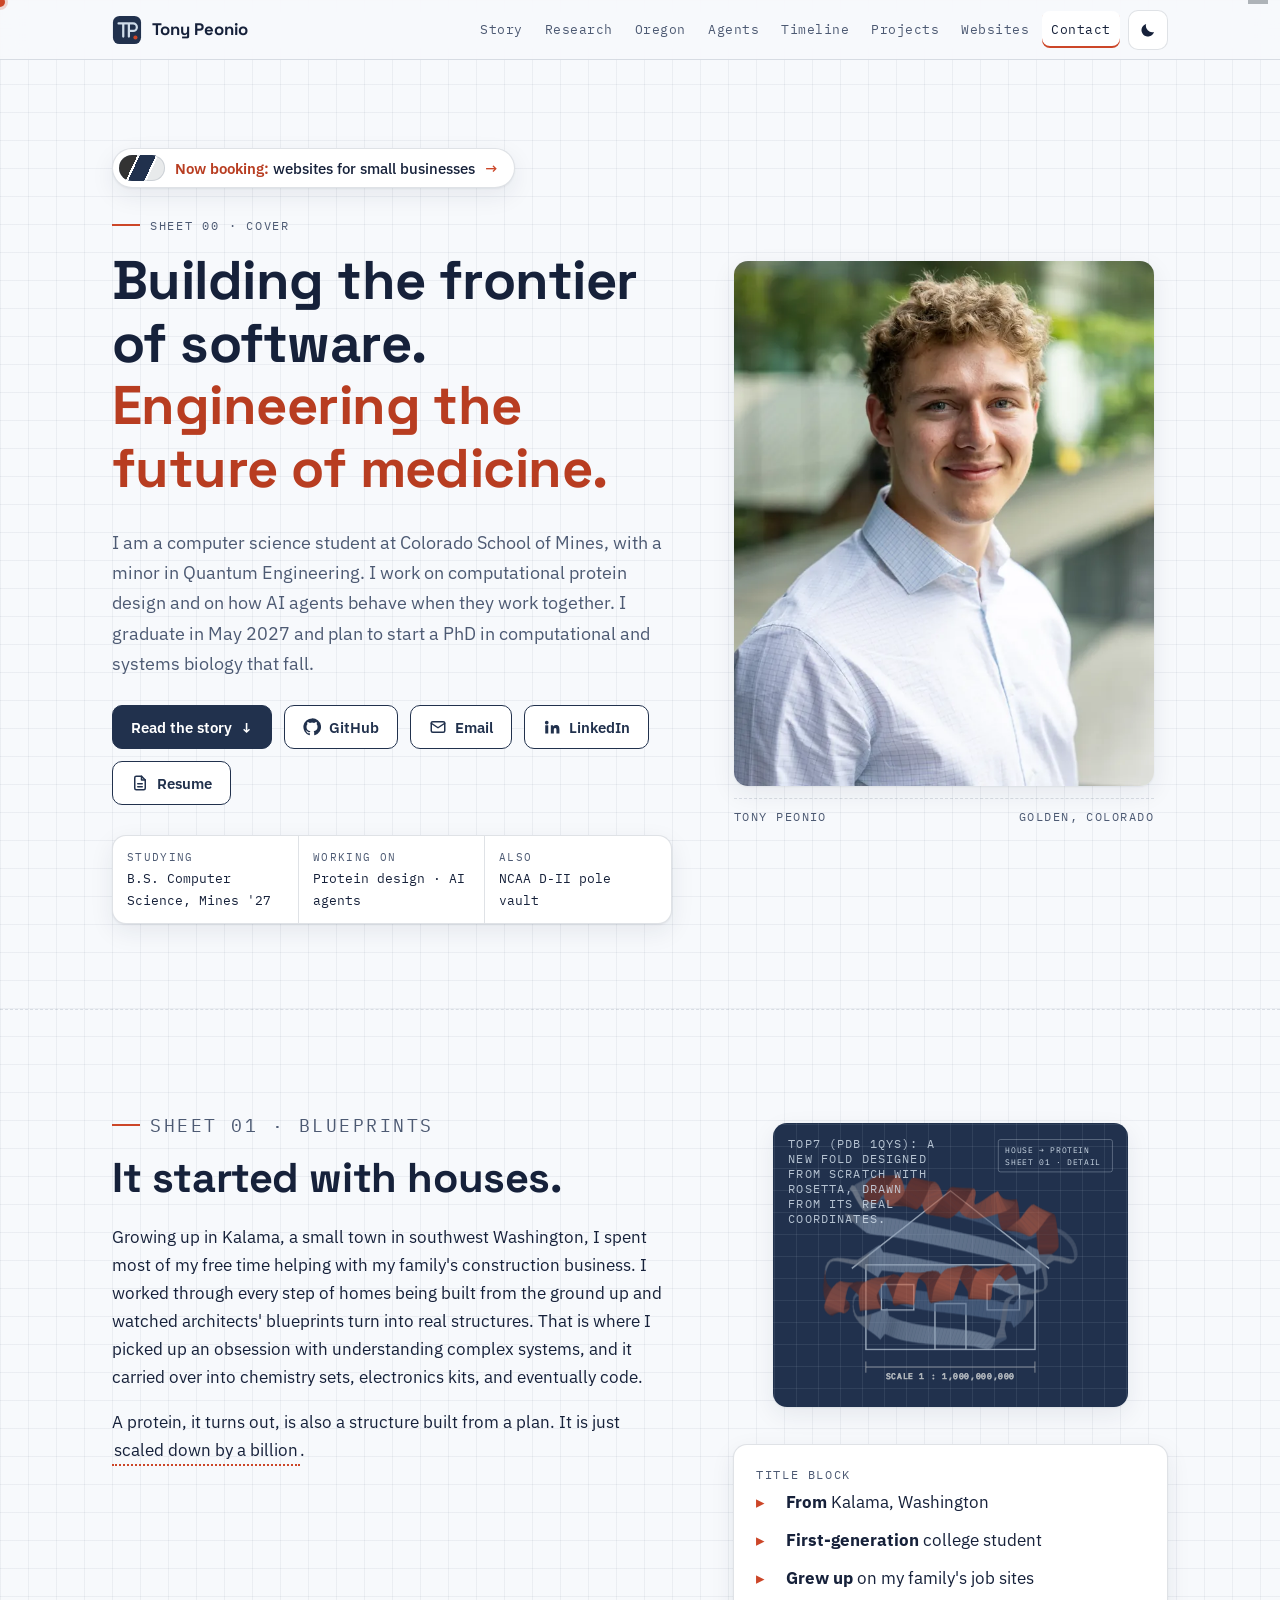
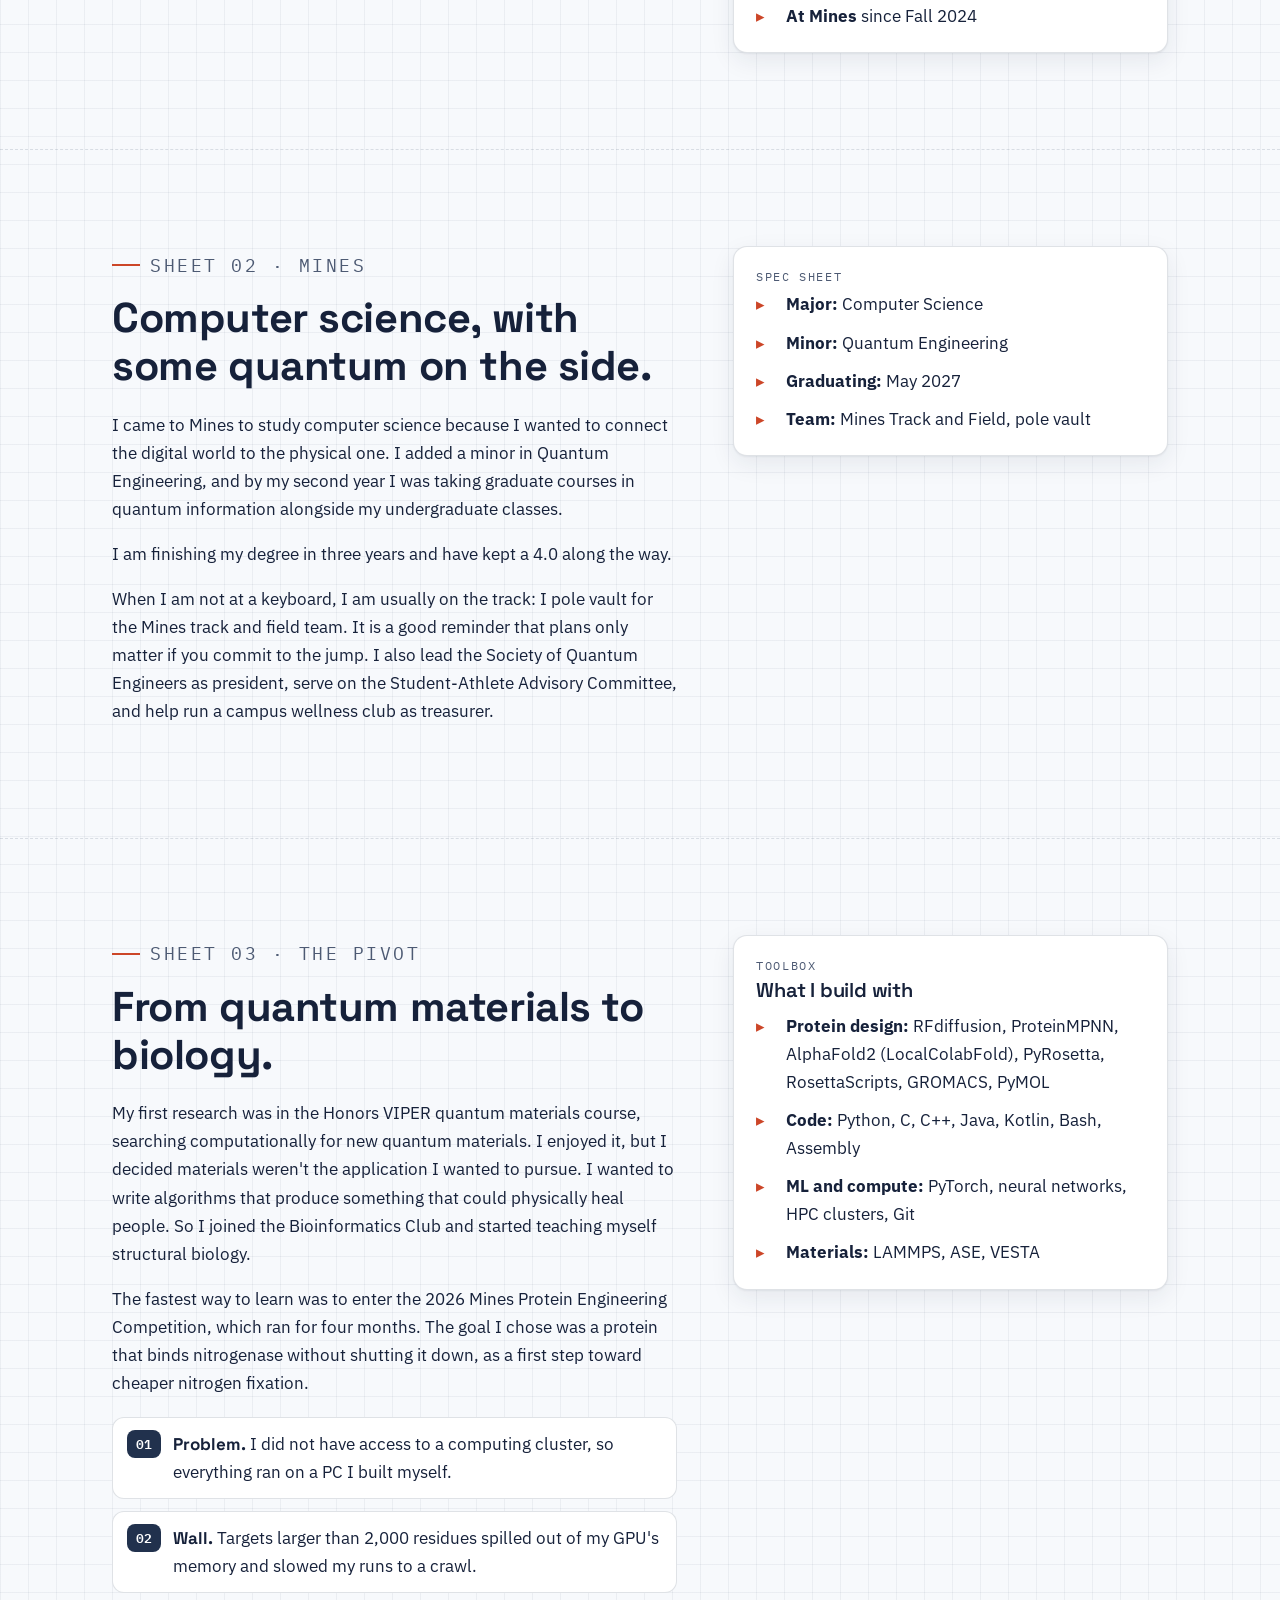
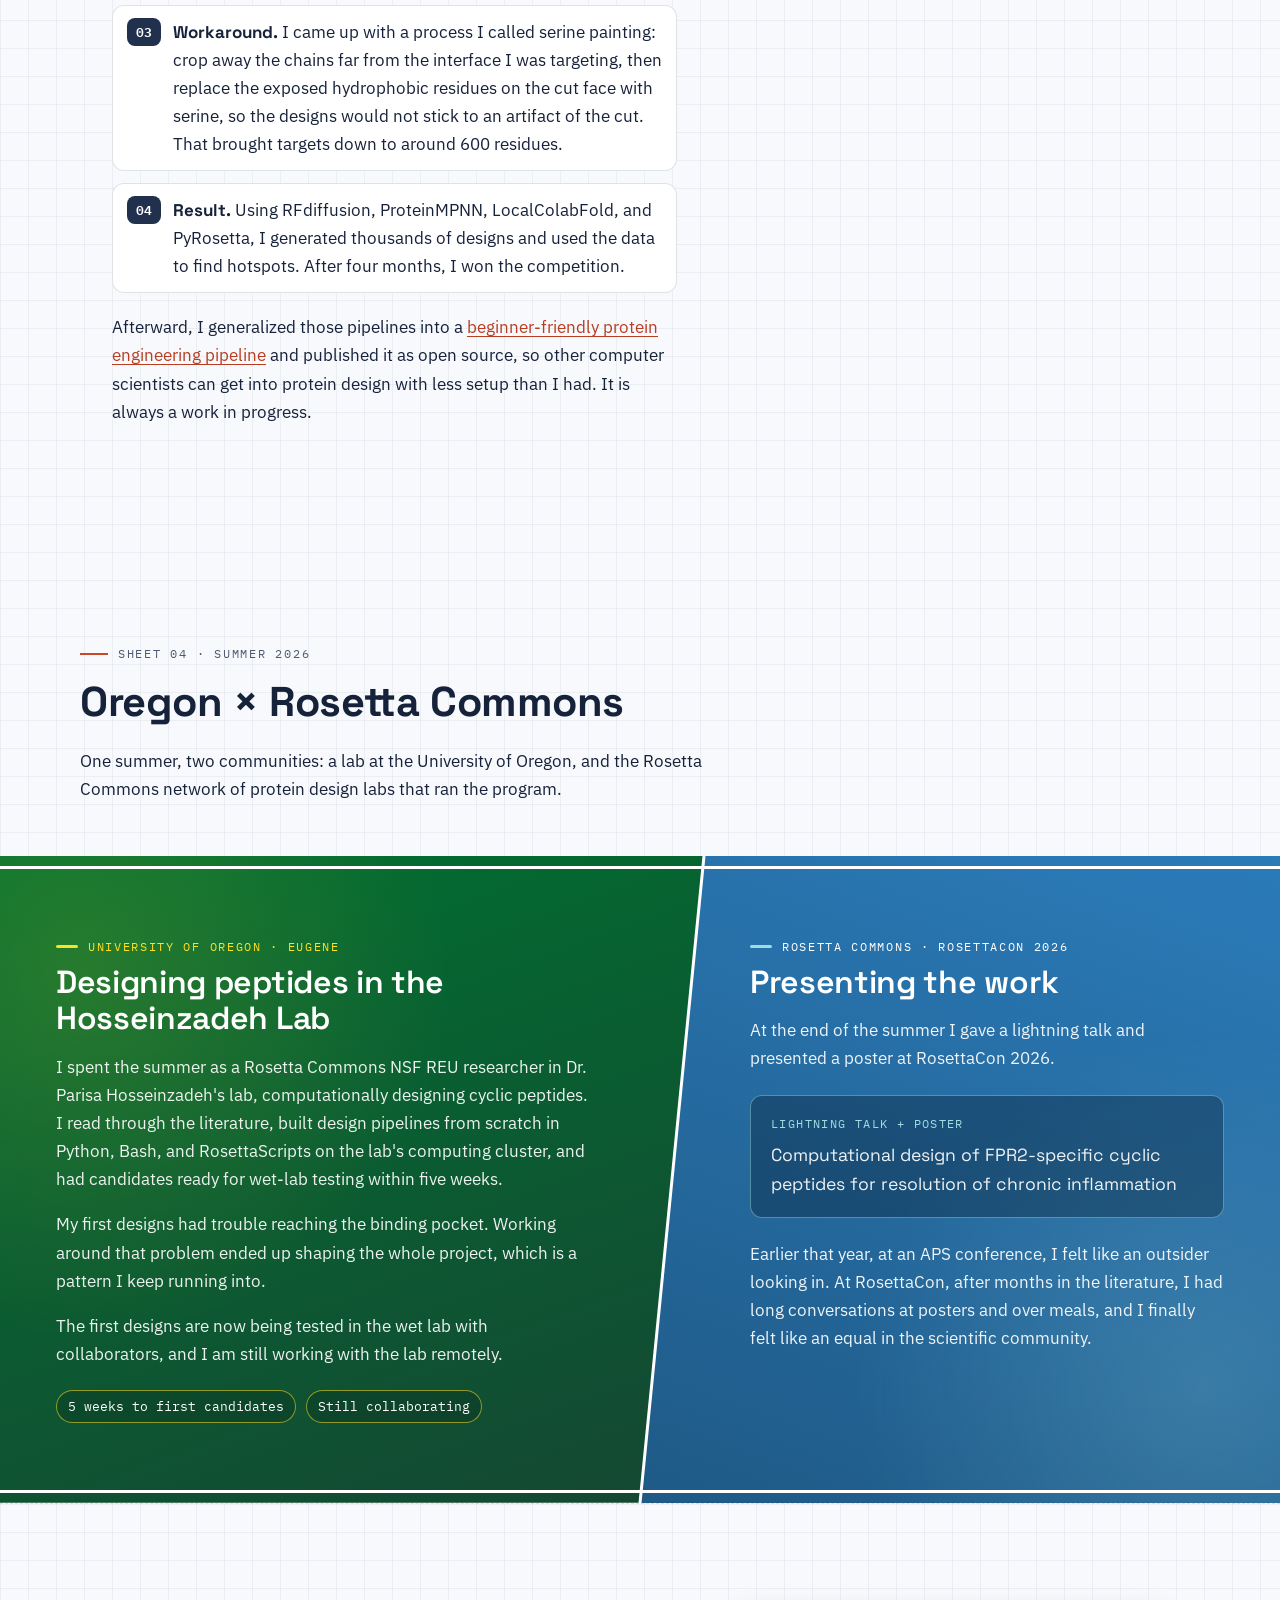
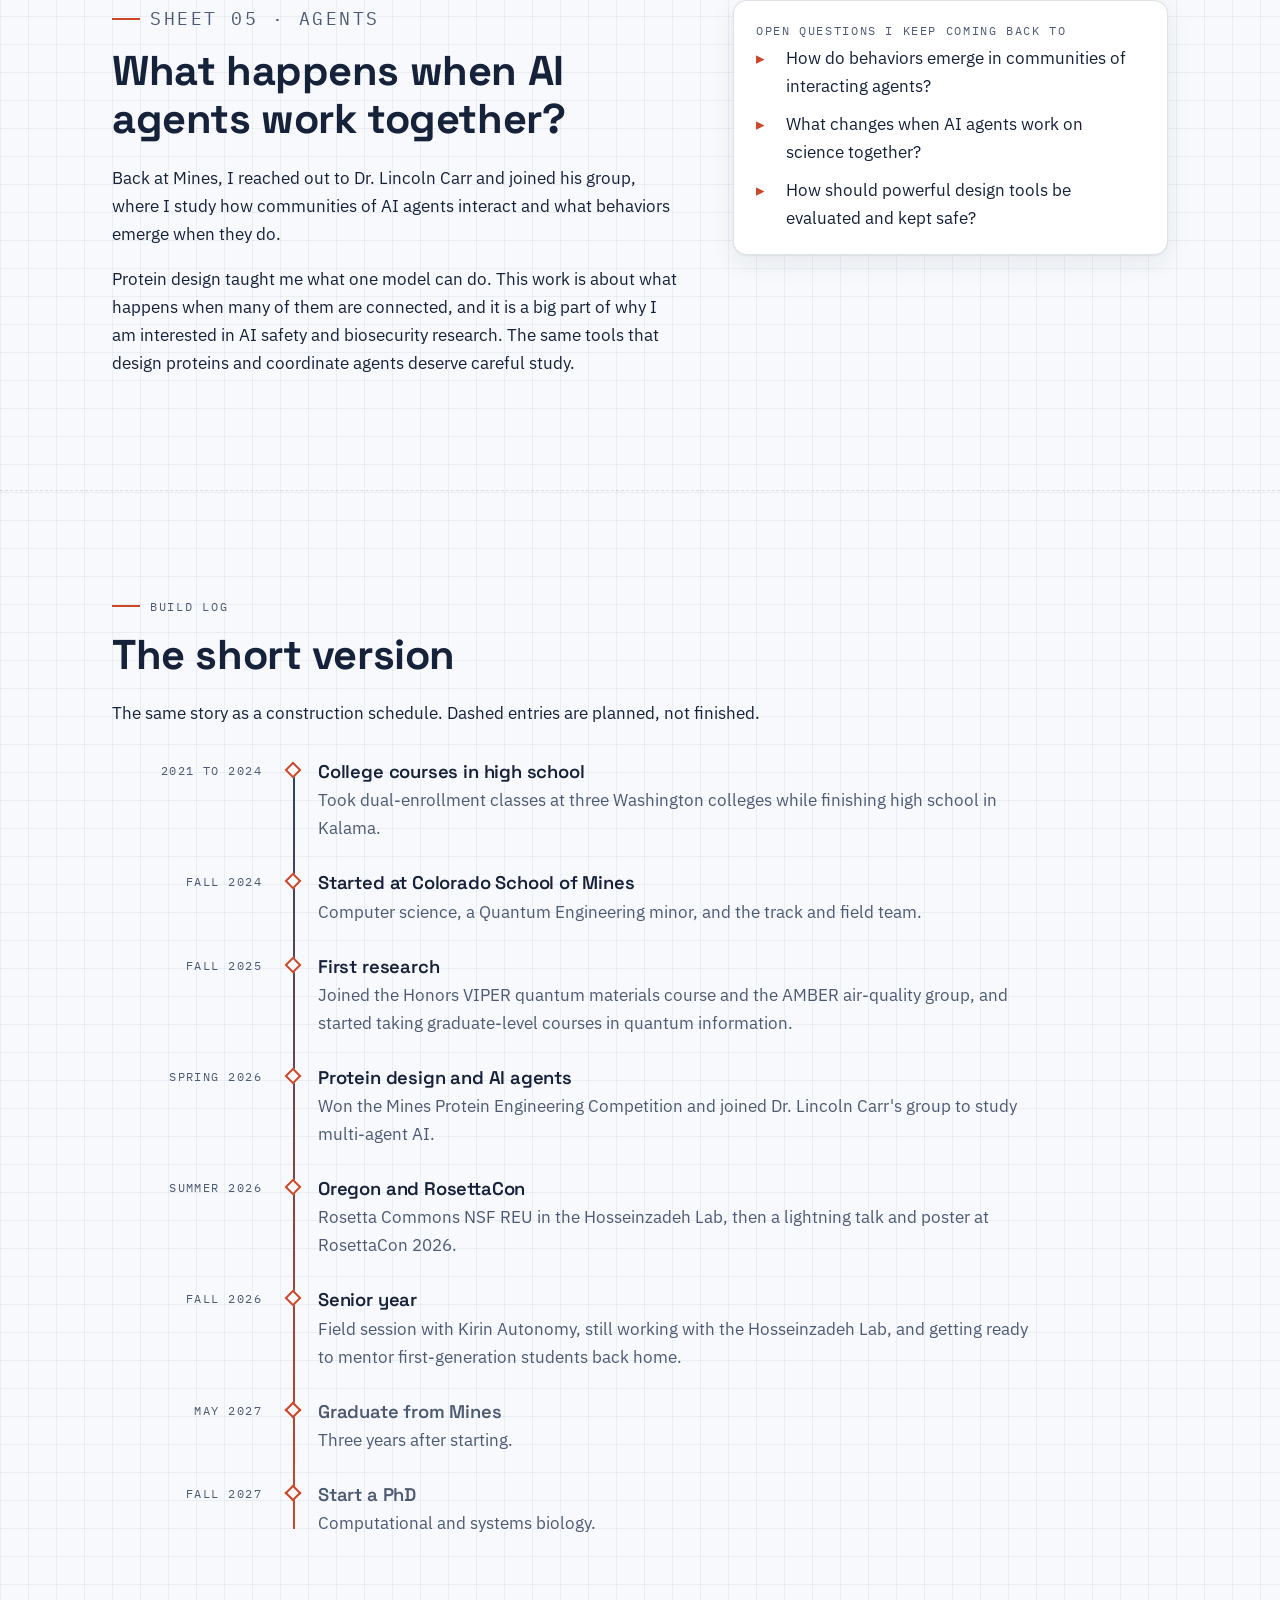
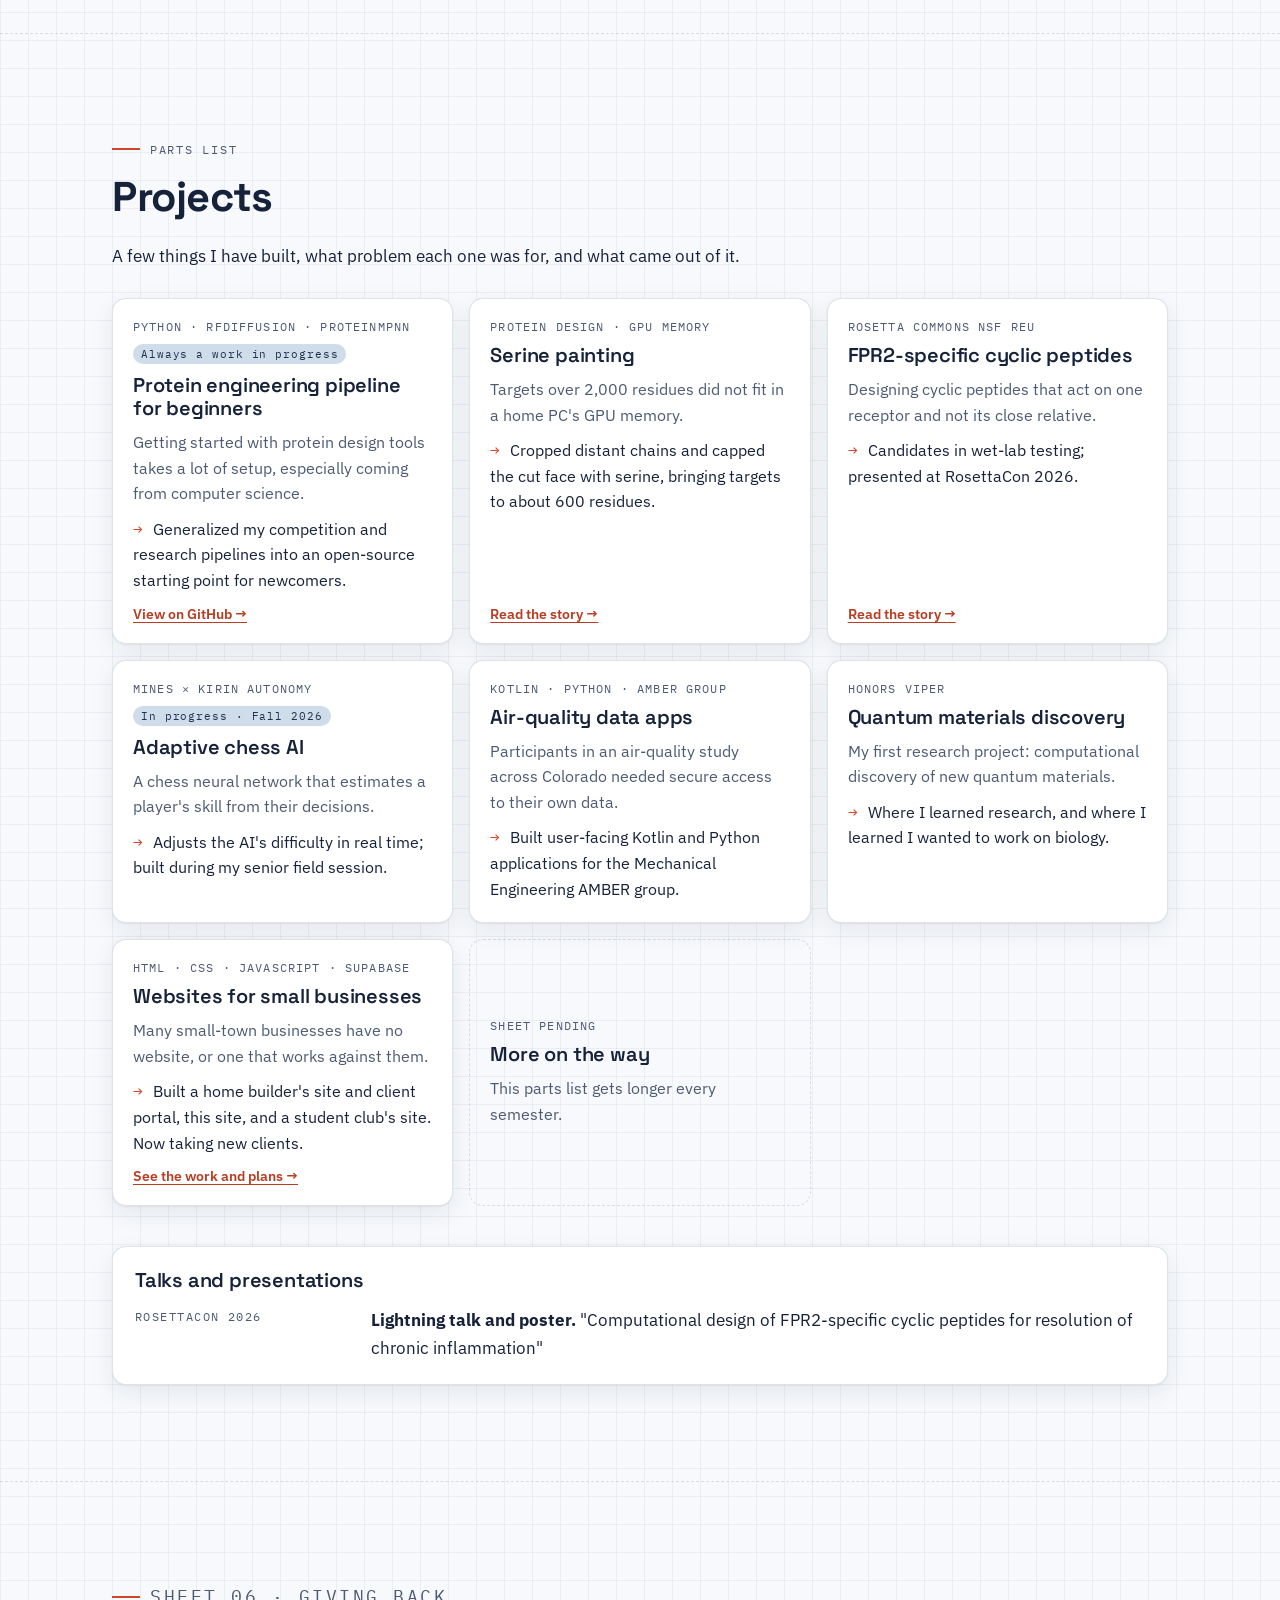
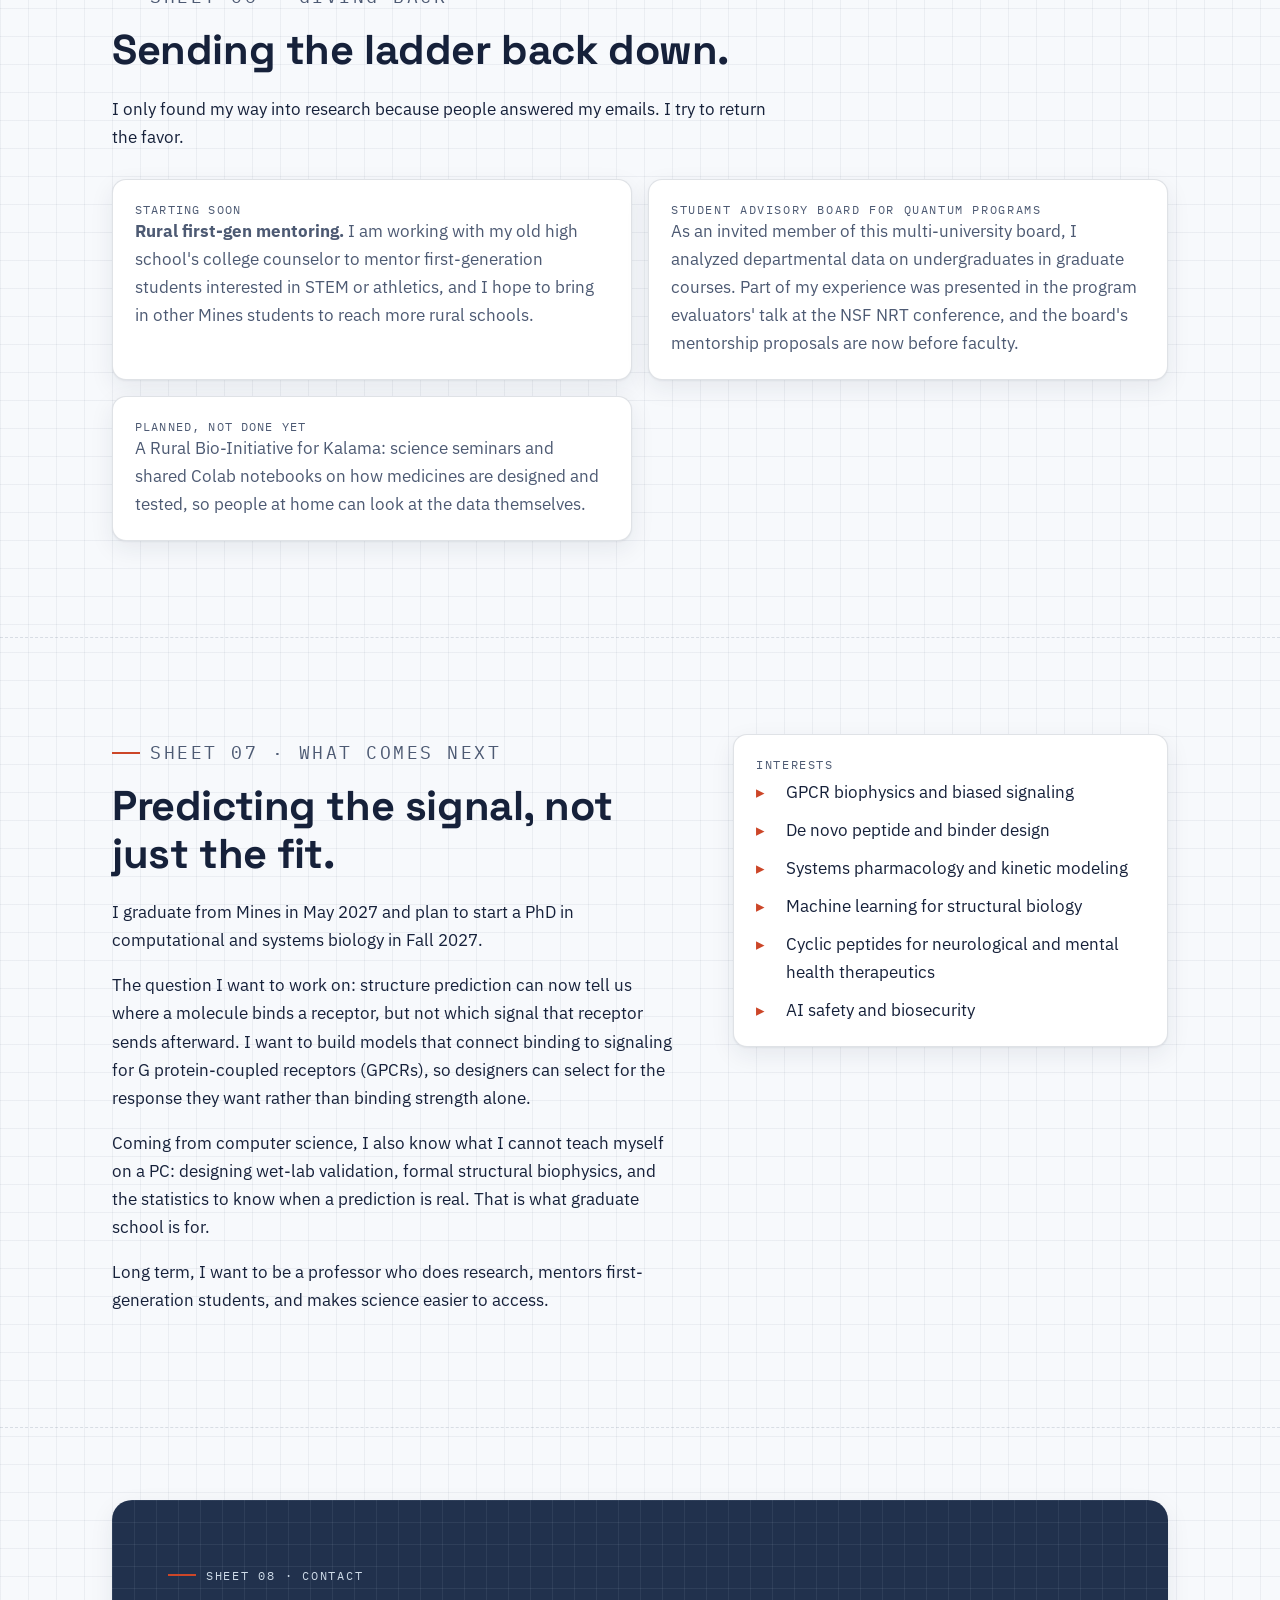
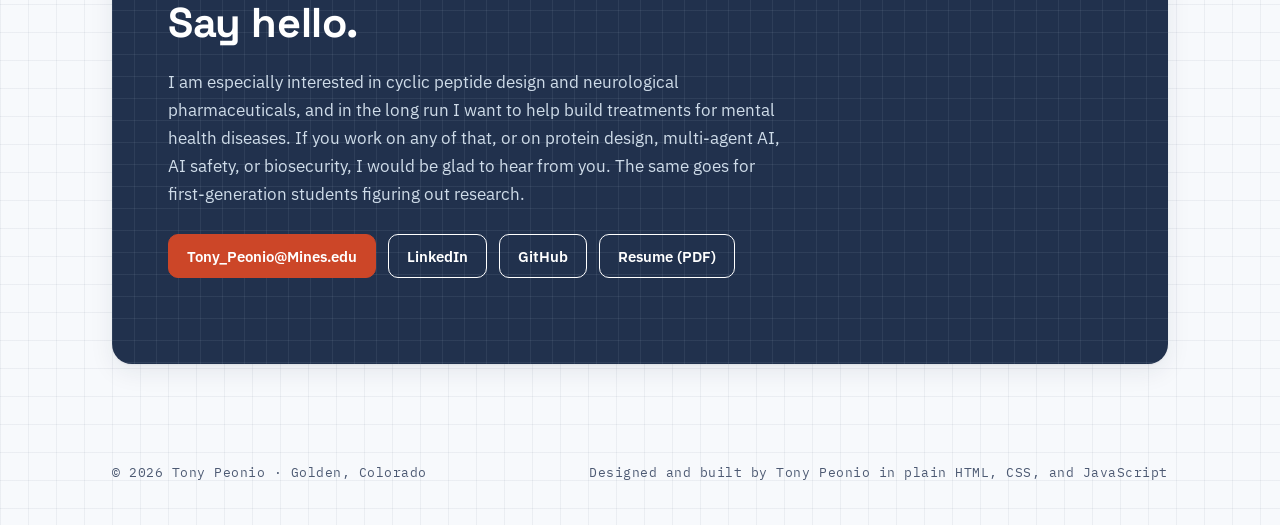
<file: index.html>
<!doctype html>
<html lang="en">
<head>
  <meta charset="utf-8">
  <meta name="viewport" content="width=device-width, initial-scale=1">
  <title>Tony Peonio · Computational Protein Design</title>
  <meta name="description" content="Tony Peonio is a computer science student at Colorado School of Mines working on computational protein design and multi-agent AI, heading to a PhD in computational biology.">
  <meta name="author" content="Tony Peonio">
  <meta name="theme-color" content="#21314d">
  <meta name="color-scheme" content="light dark">
  <link rel="canonical" href="https://tonypeonio.us/">
  <meta property="og:type" content="website">
  <meta property="og:title" content="Tony Peonio · Blueprints to Proteins">
  <meta property="og:description" content="Computer science at Colorado School of Mines, computational protein design, multi-agent AI, and NCAA pole vault.">
  <meta property="og:image" content="https://tonypeonio.us/assets/img/og-image.png">
  <meta property="og:url" content="https://tonypeonio.us/">
  <meta name="twitter:card" content="summary_large_image">
  <link rel="icon" href="assets/img/favicon.svg" type="image/svg+xml">
  <link rel="preconnect" href="https://fonts.googleapis.com">
  <link rel="preconnect" href="https://fonts.gstatic.com" crossorigin>
  <link href="https://fonts.googleapis.com/css2?family=IBM+Plex+Mono:wght@400;500;600&family=IBM+Plex+Sans:ital,wght@0,400;0,500;0,600;1,400&family=Space+Grotesk:wght@500;600;700&display=swap" rel="stylesheet">
  <link rel="stylesheet" href="assets/css/style.css?v=8">
  <script>
    // Runs before paint: mark JS as available and apply a saved light/dark choice (no flash)
    document.documentElement.classList.add("js");
    try { var t = localStorage.getItem("theme"); if (t === "light" || t === "dark") document.documentElement.setAttribute("data-theme", t); } catch (e) {}
  </script>
  <script type="application/ld+json">
  {
    "@context": "https://schema.org",
    "@type": "Person",
    "name": "Tony Peonio",
    "url": "https://tonypeonio.us/",
    "image": "https://tonypeonio.us/assets/img/headshot.jpg",
    "email": "mailto:Tony_Peonio@Mines.edu",
    "affiliation": { "@type": "CollegeOrUniversity", "name": "Colorado School of Mines", "url": "https://www.mines.edu/" },
    "knowsAbout": ["Computational protein design", "Cyclic peptide design", "Multi-agent AI", "GPCR signaling", "Quantum information", "Machine learning for structural biology"],
    "sameAs": ["https://github.com/TonyPeonio", "https://www.linkedin.com/in/tony-peonio-3b819534a/"]
  }
  </script>
</head>
<body>
  <a class="skip-link" href="#main">Skip to content</a>

  <div class="progress" aria-hidden="true">
    <div class="progress__pole"></div>
    <div class="progress__vaulter"></div>
    <svg class="progress__bar" viewBox="0 0 20 4"><line class="crossbar" x1="0" y1="2" x2="20" y2="2"/></svg>
  </div>

  <header class="nav">
    <div class="wrap">
      <a class="brand" href="#top" aria-label="Tony Peonio, back to top">
        <svg viewBox="0 0 32 32" aria-hidden="true"><rect x="1" y="1" width="30" height="30" rx="7" fill="#21314d"/><path d="M7 9h10M12 9v14M18 23V9h4.5a4 4 0 0 1 0 8H18" stroke="#cfdce9" stroke-width="2.4" fill="none" stroke-linecap="round" stroke-linejoin="round"/><circle cx="25" cy="24" r="2.2" fill="#cc4628"/></svg>
        Tony Peonio
      </a>
      <div class="nav__right">
        <ul class="nav__links" id="nav-links">
          <li><a href="#blueprints">Story</a></li>
          <li><a href="#pivot">Research</a></li>
          <li><a href="#oregon">Oregon</a></li>
          <li><a href="#agents">Agents</a></li>
          <li><a href="#timeline">Timeline</a></li>
          <li><a href="#projects">Projects</a></li>
          <li><a href="websites/">Websites</a></li>
          <li><a href="#contact">Contact</a></li>
        </ul>
        <button class="theme-toggle" type="button" aria-label="Switch to dark mode" title="Toggle light and dark mode">
          <svg class="icon-moon" viewBox="0 0 24 24" aria-hidden="true"><path d="M20 14.5A8.5 8.5 0 0 1 9.5 4a8.5 8.5 0 1 0 10.5 10.5Z" fill="currentColor"/></svg>
          <svg class="icon-sun" viewBox="0 0 24 24" aria-hidden="true" fill="none" stroke="currentColor" stroke-width="2" stroke-linecap="round"><circle cx="12" cy="12" r="4.5"/><path d="M12 2v2.5M12 19.5V22M2 12h2.5M19.5 12H22M4.9 4.9l1.8 1.8M17.3 17.3l1.8 1.8M4.9 19.1l1.8-1.8M17.3 6.7l1.8-1.8"/></svg>
        </button>
        <button class="nav__toggle" aria-expanded="false" aria-controls="nav-links">Menu</button>
      </div>
    </div>
  </header>

  <main id="main">
    <!-- HERO ============================================================ -->
    <section class="hero" id="top">
      <div class="wrap">
        <div>
          <a class="hire-chip" href="websites/">
            <span class="hire-chip__swatch" aria-hidden="true"></span>
            <span><strong>Now booking:</strong> websites for small businesses</span>
            <span class="arrow" aria-hidden="true">→</span>
          </a>
          <p class="sheet-label">Sheet 00 · Cover</p>
          <h1>Building the frontier of software. <span class="hl">Engineering the future of medicine.</span></h1>
          <p class="hero__lede">I am a computer science student at Colorado School of Mines, with a minor in Quantum Engineering. I work on computational protein design and on how AI agents behave when they work together. I graduate in May 2027 and plan to start a PhD in computational and systems biology that fall.</p>
          <div class="hero__actions">
            <a class="btn btn--primary" href="#blueprints">Read the story <span aria-hidden="true">↓</span></a>
            <a class="btn" href="https://github.com/TonyPeonio" rel="noopener">
              <svg viewBox="0 0 24 24" aria-hidden="true" fill="currentColor"><path d="M12 .5a11.5 11.5 0 0 0-3.64 22.41c.58.1.79-.25.79-.56v-2c-3.2.7-3.88-1.37-3.88-1.37-.53-1.33-1.29-1.69-1.29-1.69-1.05-.72.08-.7.08-.7 1.16.08 1.77 1.19 1.77 1.19 1.03 1.77 2.71 1.26 3.37.96.1-.75.4-1.26.73-1.55-2.55-.29-5.24-1.28-5.24-5.68 0-1.26.45-2.28 1.18-3.09-.12-.29-.51-1.46.11-3.04 0 0 .97-.31 3.17 1.18a11 11 0 0 1 5.78 0c2.2-1.49 3.17-1.18 3.17-1.18.62 1.58.23 2.75.11 3.04.74.81 1.18 1.83 1.18 3.09 0 4.41-2.69 5.39-5.26 5.67.41.36.78 1.06.78 2.14v3.17c0 .31.21.67.8.56A11.5 11.5 0 0 0 12 .5Z"/></svg>
              GitHub
            </a>
            <a class="btn" href="mailto:Tony_Peonio@Mines.edu">
              <svg viewBox="0 0 24 24" aria-hidden="true" fill="none" stroke="currentColor" stroke-width="2" stroke-linecap="round" stroke-linejoin="round"><rect x="3" y="5" width="18" height="14" rx="2"/><path d="m3 7 9 6 9-6"/></svg>
              Email
            </a>
            <a class="btn" href="https://www.linkedin.com/in/tony-peonio-3b819534a/" rel="noopener">
              <svg viewBox="0 0 24 24" aria-hidden="true" fill="currentColor"><path d="M4.98 3.5a2.5 2.5 0 1 1 0 5 2.5 2.5 0 0 1 0-5ZM3 9.75h4v11H3v-11Zm6.5 0h3.8v1.5h.05c.53-1 1.83-2.05 3.77-2.05 4.03 0 4.78 2.65 4.78 6.1v5.45h-4v-4.83c0-1.15-.02-2.63-1.6-2.63-1.6 0-1.85 1.25-1.85 2.55v4.91h-4v-11Z"/></svg>
              LinkedIn
            </a>
            <a class="btn" href="assets/Tony_Peonio_Resume.pdf" target="_blank" rel="noopener">
              <svg viewBox="0 0 24 24" aria-hidden="true" fill="none" stroke="currentColor" stroke-width="2" stroke-linecap="round" stroke-linejoin="round"><path d="M14 3H7a2 2 0 0 0-2 2v14a2 2 0 0 0 2 2h10a2 2 0 0 0 2-2V8l-5-5Z"/><path d="M14 3v5h5M9 13h6M9 17h6"/></svg>
              Resume
            </a>
          </div>
          <dl class="spec">
            <div><dt>Studying</dt><dd>B.S. Computer Science, Mines '27</dd></div>
            <div><dt>Working on</dt><dd>Protein design · AI agents</dd></div>
            <div><dt>Also</dt><dd>NCAA D-II pole vault</dd></div>
          </dl>
        </div>

        <figure class="portrait">
          <picture>
            <source srcset="assets/img/headshot.webp" type="image/webp">
            <img src="assets/img/headshot.jpg" width="640" height="800" alt="Tony Peonio, smiling, in a light blue checked shirt outdoors">
          </picture>
          <figcaption class="portrait__tag"><span>Tony Peonio</span><span>Golden, Colorado</span></figcaption>
        </figure>
      </div>
    </section>

    <!-- 01 BLUEPRINTS ====================================================== -->
    <section class="chapter" id="blueprints" aria-labelledby="h-blueprints">
      <div class="wrap chapter__grid">
        <div class="prose reveal">
          <p class="sheet-label">Sheet 01 · Blueprints</p>
          <h2 id="h-blueprints">It started with houses.</h2>
          <p>Growing up in Kalama, a small town in southwest Washington, I spent most of my free time helping with my family's construction business. I worked through every step of homes being built from the ground up and watched architects' blueprints turn into real structures. That is where I picked up an obsession with understanding complex systems, and it carried over into chemistry sets, electronics kits, and eventually code.</p>
          <p>A protein, it turns out, is also a structure built from a plan. It is just <button class="note" type="button" data-note="Roughly. A house is about ten meters across; a small protein is a few nanometers.">scaled down by a billion</button>.</p>
        </div>
        <div class="aside-stack">
        <figure class="drawing reveal">
          <svg viewBox="0 0 500 400" role="img" aria-label="A faint blueprint of a house behind a ribbon diagram of Top7, a protein fold designed from scratch with Rosetta in 2003: two orange helices packed on a sheet of five light-blue strands">
            <g class="house">
              <path class="draw" pathLength="1000" style="--len:1000" d="M110 205 L250 95 L390 205"/>
              <rect class="draw" pathLength="1000" style="--len:1000" x="130" y="200" width="240" height="120"/>
              <rect class="draw" pathLength="1000" style="--len:1000" x="228" y="255" width="44" height="65"/>
              <rect class="draw" pathLength="1000" style="--len:1000" x="152" y="228" width="46" height="36"/>
              <rect class="draw" pathLength="1000" style="--len:1000" x="302" y="228" width="46" height="36"/>
            </g>
            <g class="dims">
              <line x1="130" y1="345" x2="370" y2="345"/><line x1="130" y1="337" x2="130" y2="353"/><line x1="370" y1="337" x2="370" y2="353"/>
              <text x="250" y="362" text-anchor="middle">SCALE 1 : 1,000,000,000</text>
            </g>
            <g class="protein">
<path d="M425.0 166.6 L420.3 170.3 L417.4 166.8 L422.0 162.3 Z" fill="#566377" stroke="#566377"/>
<path d="M427.2 170.9 L422.7 174.7 L420.3 170.3 L425.0 166.6 Z" fill="#566377" stroke="#566377"/>
<path d="M422.0 162.3 L417.4 166.8 L413.9 163.1 L417.9 157.9 Z" fill="#566378" stroke="#566378"/>
<path d="M428.9 175.8 L424.5 179.7 L422.7 174.7 L427.2 170.9 Z" fill="#576378" stroke="#576378"/>
<path d="M417.9 157.9 L413.9 163.1 L409.9 159.4 L412.9 153.8 Z" fill="#576478" stroke="#576478"/>
<path d="M429.8 180.8 L425.6 184.8 L424.5 179.7 L428.9 175.8 Z" fill="#576479" stroke="#576479"/>
<path d="M412.9 153.8 L409.9 159.4 L405.6 155.9 L407.3 150.4 Z" fill="#586479" stroke="#586479"/>
<path d="M430.0 185.6 L425.9 189.7 L425.6 184.8 L429.8 180.8 Z" fill="#59657a" stroke="#59657a"/>
<path d="M407.3 150.4 L405.6 155.9 L400.9 153.0 L401.4 148.0 Z" fill="#59657a" stroke="#59657a"/>
<path d="M363.1 148.3 L363.6 163.3 L357.5 164.5 L357.1 147.6 Z" fill="#475b78" stroke="#475b78"/>
<path d="M369.6 147.9 L370.2 160.7 L363.6 163.3 L363.1 148.3 Z" fill="#465b78" stroke="#465b78"/>
<path d="M357.1 147.6 L357.5 164.5 L351.8 163.5 L351.9 146.2 Z" fill="#465a77" stroke="#465a77"/>
<path d="M376.3 146.8 L377.0 157.5 L370.2 160.7 L369.6 147.9 Z" fill="#475a77" stroke="#475a77"/>
<path d="M401.4 148.0 L400.9 153.0 L395.9 151.0 L395.5 146.6 Z" fill="#59667a" stroke="#59667a"/>
<path d="M351.9 146.2 L351.8 163.5 L346.6 161.5 L347.0 143.8 Z" fill="#455976" stroke="#455976"/>
<path d="M383.1 145.7 L383.8 154.4 L377.0 157.5 L376.3 146.8 Z" fill="#5a667a" stroke="#5a667a"/>
<path d="M395.5 146.6 L395.9 151.0 L390.2 152.0 L389.6 145.5 Z" fill="#5a667a" stroke="#5a667a"/>
<path d="M389.6 145.5 L390.2 152.0 L383.8 154.4 L383.1 145.7 Z" fill="#5a667b" stroke="#5a667b"/>
<path d="M429.3 189.5 L425.4 193.7 L425.9 189.7 L430.0 185.6 Z" fill="#5a667b" stroke="#5a667b"/>
<path d="M347.0 143.8 L346.6 161.5 L341.5 158.9 L342.3 140.9 Z" fill="#455975" stroke="#455975"/>
<path d="M342.3 140.9 L341.5 158.9 L336.6 156.0 L337.8 137.7 Z" fill="#455976" stroke="#455976"/>
<path d="M337.8 137.7 L336.6 156.0 L331.6 153.2 L333.2 134.6 Z" fill="#465a77" stroke="#465a77"/>
<path d="M427.6 192.1 L423.9 196.4 L425.4 193.7 L429.3 189.5 Z" fill="#5b677b" stroke="#5b677b"/>
<path d="M333.2 134.6 L331.6 153.2 L326.5 150.9 L328.5 132.0 Z" fill="#485c79" stroke="#485c79"/>
<path d="M328.5 132.0 L326.5 150.9 L321.3 149.0 L323.5 129.7 Z" fill="#485d7b" stroke="#485d7b"/>
<path d="M139.6 296.5 L146.0 267.1 L137.7 270.0 L133.0 291.9 Z" fill="#8092ab" stroke="#8092ab"/>
<path d="M133.0 291.9 L137.7 270.0 L129.7 272.3 L126.6 287.2 Z" fill="#767f8e" stroke="#767f8e"/>
<path d="M145.6 301.0 L153.7 264.2 L146.0 267.1 L139.6 296.5 Z" fill="#8294ac" stroke="#8294ac"/>
<path d="M323.5 129.7 L321.3 149.0 L316.0 147.2 L318.5 127.5 Z" fill="#495e7b" stroke="#495e7b"/>
<path d="M126.6 287.2 L129.7 272.3 L122.9 273.5 L121.1 282.2 Z" fill="#76808e" stroke="#76808e"/>
<path d="M150.4 305.7 L160.3 261.8 L153.7 264.2 L145.6 301.0 Z" fill="#8294ac" stroke="#8294ac"/>
<path d="M318.5 127.5 L316.0 147.2 L310.8 145.5 L313.4 125.4 Z" fill="#4a5f7d" stroke="#4a5f7d"/>
<path d="M424.5 192.7 L421.3 197.7 L423.9 196.4 L427.6 192.1 Z" fill="#77808e" stroke="#77808e"/>
<path d="M121.1 282.2 L122.9 273.5 L118.0 273.2 L117.2 276.9 Z" fill="#77808e" stroke="#77808e"/>
<path d="M313.4 125.4 L310.8 145.5 L305.4 143.9 L308.3 123.5 Z" fill="#4b607e" stroke="#4b607e"/>
<path d="M156.8 297.6 L162.5 272.6 L160.3 261.8 L150.4 305.7 Z" fill="#7e90a7" stroke="#7e90a7"/>
<path d="M308.3 123.5 L305.4 143.9 L300.1 142.3 L303.2 121.5 Z" fill="#4c617e" stroke="#4c617e"/>
<path d="M117.2 276.9 L118.0 273.2 L114.9 268.9 L114.5 272.7 Z" fill="#77818e" stroke="#77818e"/>
<path d="M303.2 121.5 L300.1 142.3 L294.8 140.7 L298.1 119.6 Z" fill="#4c617f" stroke="#4c617f"/>
<path d="M298.1 119.6 L294.8 140.7 L289.5 139.1 L293.0 117.8 Z" fill="#4d6280" stroke="#4d6280"/>
<path d="M420.2 192.1 L417.5 197.7 L421.3 197.7 L424.5 192.7 Z" fill="#78818f" stroke="#78818f"/>
<path d="M160.3 298.9 L166.0 273.9 L162.5 272.6 L156.8 297.6 Z" fill="#7889a0" stroke="#7889a0"/>
<path d="M114.5 272.7 L114.9 268.9 L112.9 263.3 L112.7 267.1 Z" fill="#78828f" stroke="#78828f"/>
<path d="M293.0 117.8 L289.5 139.1 L284.2 137.6 L287.8 116.0 Z" fill="#4d6281" stroke="#4d6281"/>
<path d="M287.8 116.0 L284.2 137.6 L278.9 136.1 L282.6 114.3 Z" fill="#4e6381" stroke="#4e6381"/>
<path d="M282.6 114.3 L278.9 136.1 L273.5 134.6 L277.4 112.6 Z" fill="#4e6382" stroke="#4e6382"/>
<path d="M277.4 112.6 L273.5 134.6 L268.2 133.2 L272.2 110.9 Z" fill="#4f6482" stroke="#4f6482"/>
<path d="M163.2 300.2 L169.0 275.2 L166.0 273.9 L160.3 298.9 Z" fill="#74849b" stroke="#74849b"/>
<path d="M414.9 190.7 L412.9 196.8 L417.5 197.7 L420.2 192.1 Z" fill="#7a8390" stroke="#7a8390"/>
<path d="M112.7 267.1 L112.9 263.3 L111.8 257.1 L111.9 260.8 Z" fill="#7a8390" stroke="#7a8390"/>
<path d="M272.2 110.9 L268.2 133.2 L262.8 131.7 L267.0 109.2 Z" fill="#4f6483" stroke="#4f6483"/>
<path d="M267.0 109.2 L262.8 131.7 L257.6 130.1 L261.7 107.6 Z" fill="#4f6583" stroke="#4f6583"/>
<path d="M261.7 107.6 L257.6 130.1 L252.3 128.5 L256.3 105.9 Z" fill="#4f6583" stroke="#4f6583"/>
<path d="M355.0 180.4 L352.5 203.5 L357.5 213.4 L361.2 172.6 Z" fill="#8496ae" stroke="#8496ae"/>
<path d="M361.2 172.6 L357.5 213.4 L364.1 211.2 L366.6 175.4 Z" fill="#8496ae" stroke="#8496ae"/>
<path d="M349.8 178.8 L347.1 201.9 L352.5 203.5 L355.0 180.4 Z" fill="#8295ac" stroke="#8295ac"/>
<path d="M256.3 105.9 L252.3 128.5 L247.1 126.9 L251.0 104.2 Z" fill="#4f6584" stroke="#4f6584"/>
<path d="M111.9 260.8 L111.8 257.1 L111.7 250.9 L112.2 254.6 Z" fill="#5f6b7e" stroke="#5f6b7e"/>
<path d="M166.0 301.5 L171.9 276.4 L169.0 275.2 L163.2 300.2 Z" fill="#738499" stroke="#738499"/>
<path d="M409.0 189.0 L407.7 195.5 L412.9 196.8 L414.9 190.7 Z" fill="#7b8491" stroke="#7b8491"/>
<path d="M366.6 175.4 L364.1 211.2 L371.0 208.1 L372.5 177.7 Z" fill="#8395ac" stroke="#8395ac"/>
<path d="M251.0 104.2 L247.1 126.9 L241.8 125.3 L245.6 102.6 Z" fill="#4f6584" stroke="#4f6584"/>
<path d="M344.8 176.9 L341.7 199.8 L347.1 201.9 L349.8 178.8 Z" fill="#8294ab" stroke="#8294ab"/>
<path d="M245.6 102.6 L241.8 125.3 L236.6 123.7 L240.3 101.0 Z" fill="#506584" stroke="#506584"/>
<path d="M339.8 174.8 L336.5 197.6 L341.7 199.8 L344.8 176.9 Z" fill="#8293ab" stroke="#8293ab"/>
<path d="M372.5 177.7 L371.0 208.1 L377.9 204.5 L378.7 179.8 Z" fill="#8395ac" stroke="#8395ac"/>
<path d="M240.3 101.0 L236.6 123.7 L231.3 122.3 L235.0 99.4 Z" fill="#506684" stroke="#506684"/>
<path d="M112.2 254.6 L111.7 250.9 L112.8 245.4 L113.6 249.1 Z" fill="#5f6c7f" stroke="#5f6c7f"/>
<path d="M402.9 187.7 L402.4 194.2 L407.7 195.5 L409.0 189.0 Z" fill="#7c8592" stroke="#7c8592"/>
<path d="M168.9 302.7 L174.8 277.6 L171.9 276.4 L166.0 301.5 Z" fill="#76869c" stroke="#76869c"/>
<path d="M334.8 172.7 L331.2 195.4 L336.5 197.6 L339.8 174.8 Z" fill="#8395ac" stroke="#8395ac"/>
<path d="M235.0 99.4 L231.3 122.3 L226.1 120.8 L229.5 97.8 Z" fill="#506684" stroke="#506684"/>
<path d="M148.8 246.8 L146.1 224.4 L152.4 223.0 L155.0 248.3 Z" fill="#536a8a" stroke="#536a8a"/>
<path d="M141.6 245.4 L138.9 226.6 L146.1 224.4 L148.8 246.8 Z" fill="#536989" stroke="#536989"/>
<path d="M378.7 179.8 L377.9 204.5 L384.7 200.7 L385.0 181.8 Z" fill="#7c8592" stroke="#7c8592"/>
<path d="M329.8 170.9 L325.8 193.6 L331.2 195.4 L334.8 172.7 Z" fill="#8597ae" stroke="#8597ae"/>
<path d="M229.5 97.8 L226.1 120.8 L220.9 119.4 L224.0 96.2 Z" fill="#506685" stroke="#506685"/>
<path d="M155.0 248.3 L152.4 223.0 L158.0 223.6 L159.9 248.8 Z" fill="#526887" stroke="#526887"/>
<path d="M134.0 244.1 L131.5 229.4 L138.9 226.6 L141.6 245.4 Z" fill="#526787" stroke="#526787"/>
<path d="M113.6 249.1 L112.8 245.4 L115.1 241.2 L116.1 244.9 Z" fill="#606c80" stroke="#606c80"/>
<path d="M396.9 187.1 L397.0 193.6 L402.4 194.2 L402.9 187.7 Z" fill="#7d8693" stroke="#7d8693"/>
<path d="M385.0 181.8 L384.7 200.7 L391.2 196.9 L391.1 184.2 Z" fill="#7d8693" stroke="#7d8693"/>
<path d="M324.5 169.3 L320.4 192.1 L325.8 193.6 L329.8 170.9 Z" fill="#8698b0" stroke="#8698b0"/>
<path d="M126.8 243.4 L124.6 232.9 L131.5 229.4 L134.0 244.1 Z" fill="#606c80" stroke="#606c80"/>
<path d="M224.0 96.2 L220.9 119.4 L215.7 118.1 L218.5 94.7 Z" fill="#506686" stroke="#506686"/>
<path d="M391.1 184.2 L391.2 196.9 L397.0 193.6 L396.9 187.1 Z" fill="#7d8693" stroke="#7d8693"/>
<path d="M116.1 244.9 L115.1 241.2 L118.9 236.8 L120.6 243.5 Z" fill="#606c80" stroke="#606c80"/>
<path d="M319.1 167.8 L315.0 190.6 L320.4 192.1 L324.5 169.3 Z" fill="#8799b0" stroke="#8799b0"/>
<path d="M120.6 243.5 L118.9 236.8 L124.6 232.9 L126.8 243.4 Z" fill="#606c80" stroke="#606c80"/>
<path d="M159.9 248.8 L158.0 223.6 L163.1 225.0 L164.5 250.1 Z" fill="#506584" stroke="#506584"/>
<path d="M313.8 166.3 L309.5 189.2 L315.0 190.6 L319.1 167.8 Z" fill="#8799b1" stroke="#8799b1"/>
<path d="M172.2 303.8 L178.2 278.8 L174.8 277.6 L168.9 302.7 Z" fill="#7b8ca2" stroke="#7b8ca2"/>
<path d="M218.5 94.7 L215.7 118.1 L210.6 116.8 L213.1 93.3 Z" fill="#516785" stroke="#516785"/>
<path d="M308.4 164.9 L304.1 187.9 L309.5 189.2 L313.8 166.3 Z" fill="#889ab2" stroke="#889ab2"/>
<path d="M303.0 163.5 L298.6 186.6 L304.1 187.9 L308.4 164.9 Z" fill="#889bb2" stroke="#889bb2"/>
<path d="M297.7 162.1 L293.1 185.3 L298.6 186.6 L303.0 163.5 Z" fill="#899bb2" stroke="#899bb2"/>
<path d="M213.1 93.3 L210.6 116.8 L205.5 115.5 L207.7 91.9 Z" fill="#516786" stroke="#516786"/>
<path d="M152.4 207.7 L154.3 182.3 L149.3 172.1 L146.9 217.2 Z" fill="#8c9fb7" stroke="#8c9fb7"/>
<path d="M164.5 250.1 L163.1 225.0 L167.9 226.8 L168.7 251.8 Z" fill="#4e6482" stroke="#4e6482"/>
<path d="M292.2 160.8 L287.6 184.1 L293.1 185.3 L297.7 162.1 Z" fill="#899bb3" stroke="#899bb3"/>
<path d="M286.8 159.5 L282.2 182.9 L287.6 184.1 L292.2 160.8 Z" fill="#899cb3" stroke="#899cb3"/>
<path d="M157.5 208.1 L160.0 182.9 L154.3 182.3 L152.4 207.7 Z" fill="#8a9db4" stroke="#8a9db4"/>
<path d="M281.3 158.2 L276.7 181.7 L282.2 182.9 L286.8 159.5 Z" fill="#8a9cb4" stroke="#8a9cb4"/>
<path d="M275.9 157.0 L271.2 180.5 L276.7 181.7 L281.3 158.2 Z" fill="#8a9cb4" stroke="#8a9cb4"/>
<path d="M146.9 217.2 L149.3 172.1 L144.0 175.3 L142.1 214.1 Z" fill="#899bb3" stroke="#899bb3"/>
<path d="M270.4 155.8 L265.8 179.4 L271.2 180.5 L275.9 157.0 Z" fill="#8a9db4" stroke="#8a9db4"/>
<path d="M265.0 154.6 L260.3 178.2 L265.8 179.4 L270.4 155.8 Z" fill="#8a9db4" stroke="#8a9db4"/>
<path d="M207.7 91.9 L205.5 115.5 L200.5 114.4 L202.4 90.6 Z" fill="#516786" stroke="#516786"/>
<path d="M176.0 304.9 L182.1 279.9 L178.2 278.8 L172.2 303.8 Z" fill="#8091a7" stroke="#8091a7"/>
<path d="M259.6 153.3 L254.8 177.1 L260.3 178.2 L265.0 154.6 Z" fill="#8a9db5" stroke="#8a9db5"/>
<path d="M100.4 127.8 L101.8 130.7 L105.3 133.4 L103.7 128.1 Z" fill="#7f8794" stroke="#7f8794"/>
<path d="M254.2 152.0 L249.4 175.9 L254.8 177.1 L259.6 153.3 Z" fill="#8b9db5" stroke="#8b9db5"/>
<path d="M162.7 208.6 L165.6 183.8 L160.0 182.9 L157.5 208.1 Z" fill="#889ab2" stroke="#889ab2"/>
<path d="M248.8 150.8 L243.9 174.7 L249.4 175.9 L254.2 152.0 Z" fill="#8b9eb5" stroke="#8b9eb5"/>
<path d="M243.3 149.5 L238.5 173.6 L243.9 174.7 L248.8 150.8 Z" fill="#8b9eb5" stroke="#8b9eb5"/>
<path d="M237.9 148.3 L233.1 172.4 L238.5 173.6 L243.3 149.5 Z" fill="#8b9eb6" stroke="#8b9eb6"/>
<path d="M168.7 251.8 L167.9 226.8 L172.6 228.8 L172.9 253.6 Z" fill="#4e6381" stroke="#4e6381"/>
<path d="M232.5 147.1 L227.6 171.3 L233.1 172.4 L237.9 148.3 Z" fill="#8c9eb6" stroke="#8c9eb6"/>
<path d="M227.1 145.8 L222.2 170.2 L227.6 171.3 L232.5 147.1 Z" fill="#8c9fb6" stroke="#8c9fb6"/>
<path d="M202.4 90.6 L200.5 114.4 L195.6 113.4 L197.3 89.3 Z" fill="#516786" stroke="#516786"/>
<path d="M221.6 144.6 L216.8 169.0 L222.2 170.2 L227.1 145.8 Z" fill="#8c9fb7" stroke="#8c9fb7"/>
<path d="M216.2 143.3 L211.3 167.9 L216.8 169.0 L221.6 144.6 Z" fill="#8d9fb7" stroke="#8d9fb7"/>
<path d="M142.1 214.1 L144.0 175.3 L139.0 178.8 L137.5 211.1 Z" fill="#8294ab" stroke="#8294ab"/>
<path d="M210.8 142.1 L205.9 166.8 L211.3 167.9 L216.2 143.3 Z" fill="#8da0b8" stroke="#8da0b8"/>
<path d="M205.3 140.9 L200.5 165.7 L205.9 166.8 L210.8 142.1 Z" fill="#8da0b8" stroke="#8da0b8"/>
<path d="M103.7 128.1 L105.3 133.4 L109.9 137.1 L108.4 128.8 Z" fill="#808895" stroke="#808895"/>
<path d="M167.9 209.1 L171.4 184.7 L165.6 183.8 L162.7 208.6 Z" fill="#889ab1" stroke="#889ab1"/>
<path d="M199.9 139.8 L195.1 164.7 L200.5 165.7 L205.3 140.9 Z" fill="#8da0b8" stroke="#8da0b8"/>
<path d="M179.8 305.9 L186.1 280.9 L182.1 279.9 L176.0 304.9 Z" fill="#8293aa" stroke="#8293aa"/>
<path d="M194.4 138.7 L189.6 163.7 L195.1 164.7 L199.9 139.8 Z" fill="#8ea0b8" stroke="#8ea0b8"/>
<path d="M197.3 89.3 L195.6 113.4 L190.7 112.4 L192.2 88.1 Z" fill="#516786" stroke="#516786"/>
<path d="M189.0 137.6 L184.2 162.8 L189.6 163.7 L194.4 138.7 Z" fill="#8ea1b9" stroke="#8ea1b9"/>
<path d="M172.9 253.6 L172.6 228.8 L177.4 230.8 L177.1 255.4 Z" fill="#4f6482" stroke="#4f6482"/>
<path d="M183.6 136.6 L178.8 161.8 L184.2 162.8 L189.0 137.6 Z" fill="#8ea1b9" stroke="#8ea1b9"/>
<path d="M178.1 135.6 L173.4 160.9 L178.8 161.8 L183.6 136.6 Z" fill="#8fa1b9" stroke="#8fa1b9"/>
<path d="M173.1 209.7 L177.1 185.8 L171.4 184.7 L167.9 209.1 Z" fill="#889ab1" stroke="#889ab1"/>
<path d="M172.7 134.7 L168.0 160.0 L173.4 160.9 L178.1 135.6 Z" fill="#8fa1b9" stroke="#8fa1b9"/>
<path d="M192.2 88.1 L190.7 112.4 L185.9 111.6 L187.3 87.0 Z" fill="#526886" stroke="#526886"/>
<path d="M108.4 128.8 L109.9 137.1 L115.2 141.5 L114.3 129.6 Z" fill="#818995" stroke="#818995"/>
<path d="M137.5 211.1 L139.0 178.8 L134.0 182.4 L133.0 208.3 Z" fill="#8091a7" stroke="#8091a7"/>
<path d="M183.9 306.9 L190.2 281.9 L186.1 280.9 L179.8 305.9 Z" fill="#8496ac" stroke="#8496ac"/>
<path d="M177.1 255.4 L177.4 230.8 L182.4 232.4 L181.5 256.8 Z" fill="#506785" stroke="#506785"/>
<path d="M167.2 133.9 L162.5 159.2 L168.0 160.0 L172.7 134.7 Z" fill="#8fa1b9" stroke="#8fa1b9"/>
<path d="M178.4 210.1 L182.8 186.8 L177.1 185.8 L173.1 209.7 Z" fill="#8a9cb3" stroke="#8a9cb3"/>
<path d="M161.7 133.2 L157.2 158.5 L162.5 159.2 L167.2 133.9 Z" fill="#8ea0b8" stroke="#8ea0b8"/>
<path d="M187.3 87.0 L185.9 111.6 L181.2 110.8 L182.4 85.9 Z" fill="#526786" stroke="#526786"/>
<path d="M183.8 210.7 L188.4 187.8 L182.8 186.8 L178.4 210.1 Z" fill="#8b9db4" stroke="#8b9db4"/>
<path d="M181.5 256.8 L182.4 232.4 L187.4 233.5 L186.2 258.1 Z" fill="#526887" stroke="#526887"/>
<path d="M114.3 129.6 L115.2 141.5 L120.7 146.1 L120.8 130.3 Z" fill="#7c8da2" stroke="#7c8da2"/>
<path d="M156.1 132.8 L152.0 157.9 L157.2 158.5 L161.7 133.2 Z" fill="#8c9fb6" stroke="#8c9fb6"/>
<path d="M188.0 307.8 L194.4 282.9 L190.2 281.9 L183.9 306.9 Z" fill="#8697ae" stroke="#8697ae"/>
<path d="M189.3 211.3 L194.0 188.9 L188.4 187.8 L183.8 210.7 Z" fill="#8b9db4" stroke="#8b9db4"/>
<path d="M182.4 85.9 L181.2 110.8 L176.7 110.0 L177.6 84.9 Z" fill="#526886" stroke="#526886"/>
<path d="M133.0 208.3 L134.0 182.4 L129.0 186.1 L128.3 205.6 Z" fill="#828b97" stroke="#828b97"/>
<path d="M194.8 211.9 L199.5 190.0 L194.0 188.9 L189.3 211.3 Z" fill="#8b9db4" stroke="#8b9db4"/>
<path d="M186.2 258.1 L187.4 233.5 L192.5 234.5 L191.1 259.3 Z" fill="#536988" stroke="#536988"/>
<path d="M150.6 132.4 L146.7 157.4 L152.0 157.9 L156.1 132.8 Z" fill="#8c9eb6" stroke="#8c9eb6"/>
<path d="M200.3 212.5 L205.2 191.1 L199.5 190.0 L194.8 211.9 Z" fill="#8a9cb3" stroke="#8a9cb3"/>
<path d="M192.3 308.6 L198.7 283.8 L194.4 282.9 L188.0 307.8 Z" fill="#8899b0" stroke="#8899b0"/>
<path d="M205.8 213.1 L210.8 192.2 L205.2 191.1 L200.3 212.5 Z" fill="#899bb2" stroke="#899bb2"/>
<path d="M120.8 130.3 L120.7 146.1 L126.1 150.4 L127.5 130.6 Z" fill="#8394aa" stroke="#8394aa"/>
<path d="M191.1 259.3 L192.5 234.5 L197.6 235.4 L196.0 260.4 Z" fill="#546a89" stroke="#546a89"/>
<path d="M177.6 84.9 L176.7 110.0 L172.2 109.3 L173.0 84.0 Z" fill="#526886" stroke="#526886"/>
<path d="M211.4 213.6 L216.4 193.4 L210.8 192.2 L205.8 213.1 Z" fill="#899bb1" stroke="#899bb1"/>
<path d="M145.0 132.0 L141.4 156.7 L146.7 157.4 L150.6 132.4 Z" fill="#8ea0b7" stroke="#8ea0b7"/>
<path d="M84.7 194.3 L83.8 191.0 L79.0 193.3 L80.0 195.7 Z" fill="#838b97" stroke="#838b97"/>
<path d="M80.0 195.7 L79.0 193.3 L75.7 196.6 L76.7 200.2 Z" fill="#838c97" stroke="#838c97"/>
<path d="M217.0 214.4 L222.0 194.3 L216.4 193.4 L211.4 213.6 Z" fill="#899ab1" stroke="#899ab1"/>
<path d="M90.7 194.5 L90.0 190.2 L83.8 191.0 L84.7 194.3 Z" fill="#838c98" stroke="#838c98"/>
<path d="M222.7 215.3 L227.6 195.3 L222.0 194.3 L217.0 214.4 Z" fill="#899bb2" stroke="#899bb2"/>
<path d="M127.5 130.6 L126.1 150.4 L131.0 154.2 L133.9 130.5 Z" fill="#8a9cb3" stroke="#8a9cb3"/>
<path d="M196.0 260.4 L197.6 235.4 L202.7 236.3 L200.9 261.4 Z" fill="#546b8a" stroke="#546b8a"/>
<path d="M128.3 205.6 L129.0 186.1 L123.8 189.7 L123.4 202.7 Z" fill="#848c98" stroke="#848c98"/>
<path d="M139.4 131.5 L136.2 155.7 L141.4 156.7 L145.0 132.0 Z" fill="#90a2b9" stroke="#90a2b9"/>
<path d="M76.7 200.2 L75.7 196.6 L73.4 201.6 L74.1 206.4 Z" fill="#848c98" stroke="#848c98"/>
<path d="M228.4 216.1 L233.2 196.2 L227.6 195.3 L222.7 215.3 Z" fill="#899bb1" stroke="#899bb1"/>
<path d="M196.6 309.3 L203.1 284.7 L198.7 283.8 L192.3 308.6 Z" fill="#899bb1" stroke="#899bb1"/>
<path d="M133.9 130.5 L131.0 154.2 L136.2 155.7 L139.4 131.5 Z" fill="#90a2ba" stroke="#90a2ba"/>
<path d="M234.1 216.9 L238.8 197.2 L233.2 196.2 L228.4 216.1 Z" fill="#899ab1" stroke="#899ab1"/>
<path d="M97.6 195.8 L97.2 190.6 L90.0 190.2 L90.7 194.5 Z" fill="#848c98" stroke="#848c98"/>
<path d="M239.8 217.7 L244.4 198.2 L238.8 197.2 L234.1 216.9 Z" fill="#899ab1" stroke="#899ab1"/>
<path d="M173.0 84.0 L172.2 109.3 L168.1 108.5 L168.8 83.2 Z" fill="#516684" stroke="#516684"/>
<path d="M245.6 218.6 L250.1 199.2 L244.4 198.2 L239.8 217.7 Z" fill="#889ab1" stroke="#889ab1"/>
<path d="M200.9 261.4 L202.7 236.3 L207.9 237.1 L205.9 262.4 Z" fill="#566c8b" stroke="#566c8b"/>
<path d="M251.2 219.4 L255.8 200.1 L250.1 199.2 L245.6 218.6 Z" fill="#899ab1" stroke="#899ab1"/>
<path d="M74.1 206.4 L73.4 201.6 L72.3 207.7 L72.1 213.7 Z" fill="#848c98" stroke="#848c98"/>
<path d="M256.8 220.3 L261.6 201.1 L255.8 200.1 L251.2 219.4 Z" fill="#899ab0" stroke="#899ab0"/>
<path d="M104.8 197.5 L104.6 191.6 L97.2 190.6 L97.6 195.8 Z" fill="#858d98" stroke="#858d98"/>
<path d="M262.5 221.1 L267.3 202.0 L261.6 201.1 L256.8 220.3 Z" fill="#889ab1" stroke="#889ab1"/>
<path d="M123.4 202.7 L123.8 189.7 L118.2 193.0 L118.0 199.6 Z" fill="#858d98" stroke="#858d98"/>
<path d="M201.1 310.0 L207.6 285.5 L203.1 284.7 L196.6 309.3 Z" fill="#8a9cb3" stroke="#8a9cb3"/>
<path d="M205.9 262.4 L207.9 237.1 L213.1 237.9 L210.9 263.3 Z" fill="#566c8c" stroke="#566c8c"/>
<path d="M268.1 222.0 L273.1 203.0 L267.3 202.0 L262.5 221.1 Z" fill="#889ab1" stroke="#889ab1"/>
<path d="M273.7 222.9 L278.8 204.1 L273.1 203.0 L268.1 222.0 Z" fill="#889ab0" stroke="#889ab0"/>
<path d="M111.8 199.0 L111.8 192.6 L104.6 191.6 L104.8 197.5 Z" fill="#858d99" stroke="#858d99"/>
<path d="M72.1 213.7 L72.3 207.7 L72.1 214.3 L70.8 221.3 Z" fill="#743f34" stroke="#743f34"/>
<path d="M168.8 83.2 L168.1 108.5 L164.3 107.9 L164.9 82.4 Z" fill="#506583" stroke="#506583"/>
<path d="M118.0 199.6 L118.2 193.0 L111.8 192.6 L111.8 199.0 Z" fill="#858d99" stroke="#858d99"/>
<path d="M279.4 224.0 L284.6 205.3 L278.8 204.1 L273.7 222.9 Z" fill="#899ab0" stroke="#899ab0"/>
<path d="M284.9 225.1 L290.4 206.7 L284.6 205.3 L279.4 224.0 Z" fill="#889ab0" stroke="#889ab0"/>
<path d="M210.9 263.3 L213.1 237.9 L218.2 238.6 L215.9 264.1 Z" fill="#576d8d" stroke="#576d8d"/>
<path d="M290.5 226.3 L296.1 208.1 L290.4 206.7 L284.9 225.1 Z" fill="#889ab0" stroke="#889ab0"/>
<path d="M296.1 227.6 L301.9 209.6 L296.1 208.1 L290.5 226.3 Z" fill="#889ab0" stroke="#889ab0"/>
<path d="M205.7 310.6 L212.1 286.2 L207.6 285.5 L201.1 310.0 Z" fill="#8c9eb4" stroke="#8c9eb4"/>
<path d="M301.6 228.9 L307.7 211.2 L301.9 209.6 L296.1 227.6 Z" fill="#8899af" stroke="#8899af"/>
<path d="M334.1 240.5 L342.2 225.7 L336.4 222.9 L328.8 238.4 Z" fill="#8596ac" stroke="#8596ac"/>
<path d="M339.5 242.3 L347.9 228.0 L342.2 225.7 L334.1 240.5 Z" fill="#8395aa" stroke="#8395aa"/>
<path d="M328.8 238.4 L336.4 222.9 L330.7 220.0 L323.4 236.0 Z" fill="#8696ad" stroke="#8696ad"/>
<path d="M307.1 230.4 L313.4 213.0 L307.7 211.2 L301.6 228.9 Z" fill="#8899b0" stroke="#8899b0"/>
<path d="M70.8 221.3 L72.1 214.3 L73.0 220.8 L70.1 228.8 Z" fill="#522926" stroke="#522926"/>
<path d="M323.4 236.0 L330.7 220.0 L325.0 217.2 L318.1 233.8 Z" fill="#8697ad" stroke="#8697ad"/>
<path d="M312.7 232.0 L319.2 214.8 L313.4 213.0 L307.1 230.4 Z" fill="#8799af" stroke="#8799af"/>
<path d="M345.0 243.2 L353.7 229.6 L347.9 228.0 L339.5 242.3 Z" fill="#8192a8" stroke="#8192a8"/>
<path d="M318.1 233.8 L325.0 217.2 L319.2 214.8 L312.7 232.0 Z" fill="#8798ae" stroke="#8798ae"/>
<path d="M215.9 264.1 L218.2 238.6 L223.4 239.3 L221.1 264.8 Z" fill="#576e8e" stroke="#576e8e"/>
<path d="M164.9 82.4 L164.3 107.9 L160.6 107.2 L161.1 81.7 Z" fill="#4f6482" stroke="#4f6482"/>
<path d="M351.4 242.5 L359.6 232.0 L353.7 229.6 L345.0 243.2 Z" fill="#7d8ea2" stroke="#7d8ea2"/>
<path d="M221.1 264.8 L223.4 239.3 L228.6 239.9 L226.2 265.4 Z" fill="#576f8e" stroke="#576f8e"/>
<path d="M70.1 228.8 L73.0 220.8 L74.9 226.6 L70.0 235.5 Z" fill="#552b26" stroke="#552b26"/>
<path d="M210.4 311.1 L216.8 286.8 L212.1 286.2 L205.7 310.6 Z" fill="#8d9fb6" stroke="#8d9fb6"/>
<path d="M70.0 235.5 L74.9 226.6 L79.1 231.4 L70.5 242.5 Z" fill="#5a2c27" stroke="#5a2c27"/>
<path d="M226.2 265.4 L228.6 239.9 L233.8 240.5 L231.4 266.1 Z" fill="#586f8f" stroke="#586f8f"/>
<path d="M358.4 241.8 L365.9 234.1 L359.6 232.0 L351.4 242.5 Z" fill="#79899e" stroke="#79899e"/>
<path d="M70.5 242.5 L79.1 231.4 L85.1 236.4 L72.5 249.8 Z" fill="#602f28" stroke="#602f28"/>
<path d="M72.5 249.8 L85.1 236.4 L91.9 241.5 L75.4 256.8 Z" fill="#67312a" stroke="#67312a"/>
<path d="M75.4 256.8 L91.9 241.5 L98.3 246.3 L78.6 263.0 Z" fill="#6c332b" stroke="#6c332b"/>
<path d="M215.2 311.6 L221.5 287.4 L216.8 286.8 L210.4 311.1 Z" fill="#8ea0b7" stroke="#8ea0b7"/>
<path d="M231.4 266.1 L233.8 240.5 L239.0 241.1 L236.6 266.7 Z" fill="#596f8f" stroke="#596f8f"/>
<path d="M161.1 81.7 L160.6 107.2 L156.8 106.7 L157.2 81.1 Z" fill="#516683" stroke="#516683"/>
<path d="M78.6 263.0 L98.3 246.3 L103.3 250.6 L81.3 267.9 Z" fill="#70352c" stroke="#70352c"/>
<path d="M236.6 266.7 L239.0 241.1 L244.3 241.7 L241.8 267.3 Z" fill="#596f90" stroke="#596f90"/>
<path d="M365.6 240.8 L372.1 235.5 L365.9 234.1 L358.4 241.8 Z" fill="#758599" stroke="#758599"/>
<path d="M81.3 267.9 L103.3 250.6 L106.2 253.9 L82.7 271.4 Z" fill="#6d332b" stroke="#6d332b"/>
<path d="M220.0 312.0 L226.3 288.0 L221.5 287.4 L215.2 311.6 Z" fill="#8fa1b8" stroke="#8fa1b8"/>
<path d="M241.8 267.3 L244.3 241.7 L249.6 242.3 L246.9 267.9 Z" fill="#597090" stroke="#597090"/>
<path d="M157.2 81.1 L156.8 106.7 L152.7 106.2 L153.1 80.5 Z" fill="#536886" stroke="#536886"/>
<path d="M246.9 267.9 L249.6 242.3 L254.9 242.9 L252.1 268.5 Z" fill="#597090" stroke="#597090"/>
<path d="M224.7 312.4 L231.0 288.5 L226.3 288.0 L220.0 312.0 Z" fill="#8fa2b8" stroke="#8fa2b8"/>
<path d="M372.3 239.4 L377.8 236.0 L372.1 235.5 L365.6 240.8 Z" fill="#89919c" stroke="#89919c"/>
<path d="M82.7 271.4 L106.2 253.9 L107.3 258.0 L81.5 271.6 Z" fill="#5d2d27" stroke="#5d2d27"/>
<path d="M252.1 268.5 L254.9 242.9 L260.2 243.6 L257.3 269.1 Z" fill="#5a7091" stroke="#5a7091"/>
<path d="M153.1 80.5 L152.7 106.2 L147.9 115.5 L148.4 70.3 Z" fill="#556b8a" stroke="#556b8a"/>
<path d="M229.4 312.7 L235.9 289.1 L231.0 288.5 L224.7 312.4 Z" fill="#8fa2b9" stroke="#8fa2b9"/>
<path d="M257.3 269.1 L260.2 243.6 L265.5 244.2 L262.6 269.7 Z" fill="#5a7191" stroke="#5a7191"/>
<path d="M378.1 237.1 L382.4 235.3 L377.8 236.0 L372.3 239.4 Z" fill="#8a929c" stroke="#8a929c"/>
<path d="M262.6 269.7 L265.5 244.2 L270.9 244.8 L267.9 270.4 Z" fill="#5a7191" stroke="#5a7191"/>
<path d="M148.4 70.3 L147.9 115.5 L142.1 112.0 L142.7 73.2 Z" fill="#596f8f" stroke="#596f8f"/>
<path d="M234.1 312.9 L240.8 289.6 L235.9 289.1 L229.4 312.7 Z" fill="#90a3b9" stroke="#90a3b9"/>
<path d="M267.9 270.4 L270.9 244.8 L276.3 245.5 L273.2 271.0 Z" fill="#5a7192" stroke="#5a7192"/>
<path d="M382.4 233.8 L385.4 233.1 L382.4 235.3 L378.1 237.1 Z" fill="#697587" stroke="#697587"/>
<path d="M81.5 271.6 L107.3 258.0 L106.5 261.7 L78.9 270.6 Z" fill="#542924" stroke="#542924"/>
<path d="M142.7 73.2 L142.1 112.0 L135.4 108.5 L135.9 76.1 Z" fill="#5b7292" stroke="#5b7292"/>
<path d="M273.2 271.0 L276.3 245.5 L281.9 246.2 L278.6 271.7 Z" fill="#5b7292" stroke="#5b7292"/>
<path d="M383.7 229.2 L387.4 228.5 L385.4 233.1 L382.4 233.8 Z" fill="#6a7587" stroke="#6a7587"/>
<path d="M238.8 313.0 L245.8 290.0 L240.8 289.6 L234.1 312.9 Z" fill="#91a3b9" stroke="#91a3b9"/>
<path d="M380.2 208.0 L385.9 207.3 L387.0 214.8 L381.9 215.5 Z" fill="#6a7587" stroke="#6a7587"/>
<path d="M381.9 215.5 L387.0 214.8 L387.7 222.2 L383.3 222.9 Z" fill="#6a7587" stroke="#6a7587"/>
<path d="M383.3 222.9 L387.7 222.2 L387.4 228.5 L383.7 229.2 Z" fill="#6a7587" stroke="#6a7587"/>
<path d="M378.8 200.9 L384.9 200.3 L385.9 207.3 L380.2 208.0 Z" fill="#6a7587" stroke="#6a7587"/>
<path d="M135.9 76.1 L135.4 108.5 L128.3 105.1 L128.8 79.2 Z" fill="#5b7293" stroke="#5b7293"/>
<path d="M278.6 271.7 L281.9 246.2 L287.4 247.0 L284.0 272.4 Z" fill="#5b7292" stroke="#5b7292"/>
<path d="M378.4 195.1 L384.8 194.6 L384.9 200.3 L378.8 200.9 Z" fill="#6a7688" stroke="#6a7688"/>
<path d="M243.5 313.1 L250.7 290.4 L245.8 290.0 L238.8 313.0 Z" fill="#91a3b9" stroke="#91a3b9"/>
<path d="M284.0 272.4 L287.4 247.0 L293.0 247.7 L289.4 273.1 Z" fill="#5b7393" stroke="#5b7393"/>
<path d="M128.8 79.2 L128.3 105.1 L121.6 101.8 L122.1 82.3 Z" fill="#6a7688" stroke="#6a7688"/>
<path d="M289.4 273.1 L293.0 247.7 L298.6 248.5 L295.0 273.9 Z" fill="#5b7393" stroke="#5b7393"/>
<path d="M377.2 191.0 L387.4 190.3 L384.8 194.6 L378.4 195.1 Z" fill="#6b7688" stroke="#6b7688"/>
<path d="M122.1 82.3 L121.6 101.8 L115.9 98.5 L116.3 85.4 Z" fill="#6b7688" stroke="#6b7688"/>
<path d="M78.9 270.6 L106.5 261.7 L104.5 264.8 L75.7 268.4 Z" fill="#7c4132" stroke="#7c4132"/>
<path d="M248.3 313.3 L255.7 290.9 L250.7 290.4 L243.5 313.1 Z" fill="#91a3b9" stroke="#91a3b9"/>
<path d="M295.0 273.9 L298.6 248.5 L304.3 249.4 L300.5 274.6 Z" fill="#5c7393" stroke="#5c7393"/>
<path d="M300.5 274.6 L304.3 249.4 L310.1 250.2 L306.1 275.4 Z" fill="#5c7493" stroke="#5c7493"/>
<path d="M253.0 313.5 L260.7 291.5 L255.7 290.9 L248.3 313.3 Z" fill="#92a3b9" stroke="#92a3b9"/>
<path d="M116.3 85.4 L115.9 98.5 L112.0 95.2 L112.2 88.6 Z" fill="#6b7789" stroke="#6b7789"/>
<path d="M306.1 275.4 L310.1 250.2 L315.9 251.4 L312.0 276.3 Z" fill="#5c7494" stroke="#5c7494"/>
<path d="M312.0 276.3 L315.9 251.4 L322.0 252.9 L318.1 277.6 Z" fill="#5c7495" stroke="#5c7495"/>
<path d="M120.4 243.1 L136.8 226.0 L140.5 227.6 L124.7 248.0 Z" fill="#733429" stroke="#733429"/>
<path d="M376.5 187.8 L390.5 187.0 L387.4 190.3 L377.2 191.0 Z" fill="#6c7789" stroke="#6c7789"/>
<path d="M257.6 313.7 L265.9 292.2 L260.7 291.5 L253.0 313.5 Z" fill="#91a4b9" stroke="#91a4b9"/>
<path d="M318.1 277.6 L322.0 252.9 L328.1 254.4 L324.3 278.8 Z" fill="#5c7494" stroke="#5c7494"/>
<path d="M124.7 248.0 L140.5 227.6 L144.6 232.5 L125.4 251.1 Z" fill="#713328" stroke="#713328"/>
<path d="M114.9 237.7 L131.4 224.6 L136.8 226.0 L120.4 243.1 Z" fill="#6c3127" stroke="#6c3127"/>
<path d="M324.3 278.8 L328.1 254.4 L334.1 255.7 L330.4 279.8 Z" fill="#5c7493" stroke="#5c7493"/>
<path d="M75.7 268.4 L104.5 264.8 L101.9 267.1 L73.0 265.2 Z" fill="#814233" stroke="#814233"/>
<path d="M112.2 88.6 L112.0 95.2 L109.2 94.8 L110.4 88.3 Z" fill="#6c7889" stroke="#6c7889"/>
<path d="M330.4 279.8 L334.1 255.7 L339.8 256.5 L336.1 280.2 Z" fill="#5b7292" stroke="#5b7292"/>
<path d="M262.2 313.8 L271.1 292.9 L265.9 292.2 L257.6 313.7 Z" fill="#91a3b9" stroke="#91a3b9"/>
<path d="M125.4 251.1 L144.6 232.5 L147.6 239.0 L124.9 255.3 Z" fill="#6c3127" stroke="#6c3127"/>
<path d="M108.8 232.3 L125.1 224.0 L131.4 224.6 L114.9 237.7 Z" fill="#652e25" stroke="#652e25"/>
<path d="M336.1 280.2 L339.8 256.5 L346.4 247.7 L340.0 288.7 Z" fill="#596f8f" stroke="#596f8f"/>
<path d="M266.8 314.0 L276.3 293.6 L271.1 292.9 L262.2 313.8 Z" fill="#91a3b8" stroke="#91a3b8"/>
<path d="M376.1 185.0 L393.9 184.4 L390.5 187.0 L376.5 187.8 Z" fill="#6d788a" stroke="#6d788a"/>
<path d="M340.0 288.7 L346.4 247.7 L350.7 249.3 L345.6 284.4 Z" fill="#556a88" stroke="#556a88"/>
<path d="M370.3 142.2 L399.8 138.2 L400.7 143.6 L371.0 146.9 Z" fill="#7c372a" stroke="#7c372a"/>
<path d="M124.9 255.3 L147.6 239.0 L149.5 246.2 L124.0 259.5 Z" fill="#6c3126" stroke="#6c3126"/>
<path d="M110.4 88.3 L109.2 94.8 L107.7 93.9 L109.9 87.7 Z" fill="#6d798a" stroke="#6d798a"/>
<path d="M102.8 227.7 L118.3 224.3 L125.1 224.0 L108.8 232.3 Z" fill="#5e2b23" stroke="#5e2b23"/>
<path d="M271.5 314.2 L281.5 294.4 L276.3 293.6 L266.8 314.0 Z" fill="#91a3b8" stroke="#91a3b8"/>
<path d="M369.8 136.1 L399.3 135.1 L399.8 138.2 L370.3 142.2 Z" fill="#763429" stroke="#763429"/>
<path d="M73.0 265.2 L101.9 267.1 L99.5 268.1 L71.3 261.2 Z" fill="#884534" stroke="#884534"/>
<path d="M371.0 146.9 L400.7 143.6 L401.5 149.9 L371.8 152.5 Z" fill="#783529" stroke="#783529"/>
<path d="M276.2 314.5 L286.8 295.3 L281.5 294.4 L271.5 314.2 Z" fill="#91a3b8" stroke="#91a3b8"/>
<path d="M345.6 284.4 L350.7 249.3 L354.9 250.0 L351.1 279.2 Z" fill="#526784" stroke="#526784"/>
<path d="M97.5 224.5 L111.8 225.9 L118.3 224.3 L102.8 227.7 Z" fill="#552820" stroke="#552820"/>
<path d="M369.5 130.0 L398.8 132.2 L399.3 135.1 L369.8 136.1 Z" fill="#6f3126" stroke="#6f3126"/>
<path d="M375.6 182.3 L397.2 181.8 L393.9 184.4 L376.1 185.0 Z" fill="#632c24" stroke="#632c24"/>
<path d="M371.8 152.5 L401.5 149.9 L402.3 156.6 L372.5 158.5 Z" fill="#763528" stroke="#763528"/>
<path d="M124.0 259.5 L149.5 246.2 L150.6 253.0 L122.9 262.9 Z" fill="#6c3125" stroke="#6c3125"/>
<path d="M280.9 314.9 L292.1 296.4 L286.8 295.3 L276.2 314.5 Z" fill="#91a3b8" stroke="#91a3b8"/>
<path d="M71.3 261.2 L99.5 268.1 L98.3 267.8 L71.5 256.6 Z" fill="#994c38" stroke="#994c38"/>
<path d="M109.9 87.7 L107.7 93.9 L107.1 92.9 L110.4 87.2 Z" fill="#6f7a8b" stroke="#6f7a8b"/>
<path d="M93.5 223.3 L106.3 229.0 L111.8 225.9 L97.5 224.5 Z" fill="#8d4734" stroke="#8d4734"/>
<path d="M285.6 315.7 L298.0 298.0 L292.1 296.4 L280.9 314.9 Z" fill="#94a5bb" stroke="#94a5bb"/>
<path d="M351.1 279.2 L354.9 250.0 L358.9 250.1 L356.1 273.4 Z" fill="#506581" stroke="#506581"/>
<path d="M317.2 124.7 L346.5 118.8 L347.4 126.8 L318.3 132.3 Z" fill="#7f3729" stroke="#7f3729"/>
<path d="M88.1 226.4 L104.1 233.3 L106.3 229.0 L93.5 223.3 Z" fill="#9e4f39" stroke="#9e4f39"/>
<path d="M71.5 256.6 L98.3 267.8 L98.6 263.1 L72.9 252.3 Z" fill="#b3583f" stroke="#b3583f"/>
<path d="M316.3 118.0 L345.3 111.9 L346.5 118.8 L317.2 124.7 Z" fill="#7f3729" stroke="#7f3729"/>
<path d="M318.3 132.3 L347.4 126.8 L348.1 134.9 L319.7 140.0 Z" fill="#7f3729" stroke="#7f3729"/>
<path d="M372.5 158.5 L402.3 156.6 L402.9 163.4 L373.2 164.5 Z" fill="#773527" stroke="#773527"/>
<path d="M369.5 124.3 L397.9 129.7 L398.8 132.2 L369.5 130.0 Z" fill="#6a2f25" stroke="#6a2f25"/>
<path d="M374.9 179.1 L400.3 178.9 L397.2 181.8 L375.6 182.3 Z" fill="#692f24" stroke="#692f24"/>
<path d="M83.2 231.9 L102.2 240.0 L104.1 233.3 L88.1 226.4 Z" fill="#a9543c" stroke="#a9543c"/>
<path d="M315.4 113.5 L343.8 107.2 L345.3 111.9 L316.3 118.0 Z" fill="#7a3528" stroke="#7a3528"/>
<path d="M290.7 317.1 L304.4 300.2 L298.0 298.0 L285.6 315.7 Z" fill="#96a8bd" stroke="#96a8bd"/>
<path d="M72.9 252.3 L98.6 263.1 L99.4 256.1 L75.4 246.0 Z" fill="#b85a40" stroke="#b85a40"/>
<path d="M122.9 262.9 L150.6 253.0 L151.1 258.4 L122.0 264.9 Z" fill="#6a2f24" stroke="#6a2f24"/>
<path d="M319.7 140.0 L348.1 134.9 L349.0 141.8 L321.7 146.4 Z" fill="#7d3629" stroke="#7d3629"/>
<path d="M78.9 238.8 L100.6 248.1 L102.2 240.0 L83.2 231.9 Z" fill="#b0573e" stroke="#b0573e"/>
<path d="M75.4 246.0 L99.4 256.1 L100.6 248.1 L78.9 238.8 Z" fill="#b6593f" stroke="#b6593f"/>
<path d="M295.8 318.5 L310.7 302.5 L304.4 300.2 L290.7 317.1 Z" fill="#96a8bd" stroke="#96a8bd"/>
<path d="M321.7 146.4 L349.0 141.8 L350.2 146.7 L324.3 150.7 Z" fill="#783427" stroke="#783427"/>
<path d="M110.4 87.2 L107.1 92.9 L107.4 92.3 L111.6 87.3 Z" fill="#949ba4" stroke="#949ba4"/>
<path d="M373.2 164.5 L402.9 163.4 L403.1 169.7 L373.6 170.2 Z" fill="#7b3528" stroke="#7b3528"/>
<path d="M356.1 273.4 L358.9 250.1 L362.5 250.1 L360.6 267.6 Z" fill="#707b8d" stroke="#707b8d"/>
<path d="M314.0 108.2 L343.0 107.8 L343.8 107.2 L315.4 113.5 Z" fill="#682e23" stroke="#682e23"/>
<path d="M373.6 174.9 L402.9 175.2 L400.3 178.9 L374.9 179.1 Z" fill="#773427" stroke="#773427"/>
<path d="M373.6 170.2 L403.1 169.7 L402.9 175.2 L373.6 174.9 Z" fill="#803728" stroke="#803728"/>
<path d="M300.7 319.5 L316.7 304.5 L310.7 302.5 L295.8 318.5 Z" fill="#94a5ba" stroke="#94a5ba"/>
<path d="M122.0 264.9 L151.1 258.4 L151.4 261.3 L121.8 264.6 Z" fill="#602b21" stroke="#602b21"/>
<path d="M369.4 119.5 L396.6 128.1 L397.9 129.7 L369.5 124.3 Z" fill="#652d22" stroke="#652d22"/>
<path d="M324.3 150.7 L350.2 146.7 L352.8 151.2 L326.6 150.9 Z" fill="#692e23" stroke="#692e23"/>
<path d="M283.4 111.6 L266.9 128.4 L272.8 132.0 L284.4 114.7 Z" fill="#b2573e" stroke="#b2573e"/>
<path d="M284.2 106.4 L262.0 121.7 L266.9 128.4 L283.4 111.6 Z" fill="#b5583e" stroke="#b5583e"/>
<path d="M284.4 114.7 L272.8 132.0 L279.6 134.0 L288.6 113.3 Z" fill="#a24f39" stroke="#a24f39"/>
<path d="M360.6 267.6 L362.5 250.1 L365.5 250.5 L364.4 262.2 Z" fill="#717c8d" stroke="#717c8d"/>
<path d="M304.9 319.7 L321.9 305.7 L316.7 304.5 L300.7 319.5 Z" fill="#8e9eb3" stroke="#8e9eb3"/>
<path d="M235.9 93.1 L208.2 103.5 L209.2 107.6 L237.9 99.2 Z" fill="#c15e41" stroke="#c15e41"/>
<path d="M313.7 103.5 L341.9 110.7 L343.0 107.8 L314.0 108.2 Z" fill="#5b291f" stroke="#5b291f"/>
<path d="M167.3 245.5 L190.6 230.5 L194.2 236.0 L170.0 252.2 Z" fill="#7f3628" stroke="#7f3628"/>
<path d="M164.2 237.8 L186.0 224.4 L190.6 230.5 L167.3 245.5 Z" fill="#7c3627" stroke="#7c3627"/>
<path d="M111.6 87.3 L107.4 92.3 L108.3 92.5 L113.3 88.2 Z" fill="#969da6" stroke="#969da6"/>
<path d="M234.5 90.1 L206.2 97.7 L208.2 103.5 L235.9 93.1 Z" fill="#b9593e" stroke="#b9593e"/>
<path d="M237.9 99.2 L209.2 107.6 L210.2 112.8 L239.3 106.8 Z" fill="#bd5c40" stroke="#bd5c40"/>
<path d="M285.3 100.9 L258.5 112.8 L262.0 121.7 L284.2 106.4 Z" fill="#b8593e" stroke="#b8593e"/>
<path d="M161.1 230.2 L180.7 218.9 L186.0 224.4 L164.2 237.8 Z" fill="#773326" stroke="#773326"/>
<path d="M170.0 252.2 L194.2 236.0 L196.6 239.9 L172.1 256.8 Z" fill="#7d3627" stroke="#7d3627"/>
<path d="M121.8 264.6 L151.4 261.3 L151.2 261.1 L121.4 261.5 Z" fill="#954a34" stroke="#954a34"/>
<path d="M308.1 318.6 L326.2 305.7 L321.9 305.7 L304.9 319.7 Z" fill="#808fa2" stroke="#808fa2"/>
<path d="M326.6 150.9 L352.8 151.2 L355.5 154.7 L329.7 149.5 Z" fill="#5d291f" stroke="#5d291f"/>
<path d="M364.4 262.2 L365.5 250.5 L367.7 251.8 L367.2 257.6 Z" fill="#727d8e" stroke="#727d8e"/>
<path d="M158.1 223.9 L175.0 214.8 L180.7 218.9 L161.1 230.2 Z" fill="#713124" stroke="#713124"/>
<path d="M288.6 113.3 L279.6 134.0 L288.4 133.9 L294.3 110.0 Z" fill="#9f4e37" stroke="#9f4e37"/>
<path d="M369.0 116.1 L394.5 127.5 L396.6 128.1 L369.4 119.5 Z" fill="#5f2a20" stroke="#5f2a20"/>
<path d="M239.3 106.8 L210.2 112.8 L211.4 118.2 L240.2 114.8 Z" fill="#ba5b3f" stroke="#ba5b3f"/>
<path d="M232.8 87.1 L204.3 91.6 L206.2 97.7 L234.5 90.1 Z" fill="#ac543b" stroke="#ac543b"/>
<path d="M172.1 256.8 L196.6 239.9 L198.7 244.4 L172.0 257.7 Z" fill="#6e3023" stroke="#6e3023"/>
<path d="M155.2 220.1 L169.3 213.2 L175.0 214.8 L158.1 223.9 Z" fill="#6a2e22" stroke="#6a2e22"/>
<path d="M285.5 96.1 L256.7 103.5 L258.5 112.8 L285.3 100.9 Z" fill="#b95a3e" stroke="#b95a3e"/>
<path d="M113.3 88.2 L108.3 92.5 L109.6 94.0 L115.2 90.4 Z" fill="#989fa7" stroke="#989fa7"/>
<path d="M310.6 314.8 L328.5 305.6 L326.2 305.7 L308.1 318.6 Z" fill="#46576f" stroke="#46576f"/>
<path d="M121.4 261.5 L151.2 261.1 L150.0 258.7 L120.6 256.0 Z" fill="#a75239" stroke="#a75239"/>
<path d="M149.6 218.5 L165.7 215.0 L169.3 213.2 L155.2 220.1 Z" fill="#5c291f" stroke="#5c291f"/>
<path d="M314.6 99.5 L339.4 115.1 L341.9 110.7 L313.7 103.5 Z" fill="#874230" stroke="#874230"/>
<path d="M240.2 114.8 L211.4 118.2 L213.1 123.1 L241.0 122.4 Z" fill="#b6583d" stroke="#b6583d"/>
<path d="M329.7 149.5 L355.5 154.7 L358.1 157.2 L333.4 147.0 Z" fill="#884330" stroke="#884330"/>
<path d="M367.9 114.4 L391.7 128.5 L394.5 127.5 L369.0 116.1 Z" fill="#8a4430" stroke="#8a4430"/>
<path d="M184.8 95.2 L156.4 104.0 L158.7 111.3 L185.8 101.9 Z" fill="#c45f41" stroke="#c45f41"/>
<path d="M284.2 92.7 L256.0 95.7 L256.7 103.5 L285.5 96.1 Z" fill="#b3573c" stroke="#b3573c"/>
<path d="M230.8 84.6 L202.6 85.8 L204.3 91.6 L232.8 87.1 Z" fill="#a55038" stroke="#a55038"/>
<path d="M172.0 257.7 L198.7 244.4 L199.4 248.6 L171.0 257.6 Z" fill="#632b20" stroke="#632b20"/>
<path d="M294.3 110.0 L288.4 133.9 L298.3 132.3 L300.6 105.7 Z" fill="#a55038" stroke="#a55038"/>
<path d="M183.5 87.9 L154.9 95.4 L156.4 104.0 L184.8 95.2 Z" fill="#c45f41" stroke="#c45f41"/>
<path d="M185.8 101.9 L158.7 111.3 L161.8 116.2 L186.8 106.4 Z" fill="#c05d40" stroke="#c05d40"/>
<path d="M115.2 90.4 L109.6 94.0 L111.8 97.9 L117.5 94.6 Z" fill="#99a0a8" stroke="#99a0a8"/>
<path d="M143.4 218.8 L161.3 218.9 L165.7 215.0 L149.6 218.5 Z" fill="#8f4632" stroke="#8f4632"/>
<path d="M181.4 80.9 L154.0 86.9 L154.9 95.4 L183.5 87.9 Z" fill="#c05d40" stroke="#c05d40"/>
<path d="M312.6 310.1 L329.4 304.4 L328.5 305.6 L310.6 314.8 Z" fill="#4d617b" stroke="#4d617b"/>
<path d="M120.6 256.0 L150.0 258.7 L148.2 255.0 L120.1 248.9 Z" fill="#af553a" stroke="#af553a"/>
<path d="M241.0 122.4 L213.1 123.1 L215.5 126.6 L241.8 128.6 Z" fill="#ae553a" stroke="#ae553a"/>
<path d="M186.8 106.4 L161.8 116.2 L163.9 116.7 L189.9 111.1 Z" fill="#a95239" stroke="#a95239"/>
<path d="M117.5 94.6 L111.8 97.9 L115.0 103.9 L120.7 100.9 Z" fill="#9aa1a9" stroke="#9aa1a9"/>
<path d="M365.0 115.5 L388.7 131.5 L391.7 128.5 L367.9 114.4 Z" fill="#aa5239" stroke="#aa5239"/>
<path d="M178.6 75.6 L153.3 79.9 L154.0 86.9 L181.4 80.9 Z" fill="#b9593d" stroke="#b9593d"/>
<path d="M281.7 91.6 L255.2 91.2 L256.0 95.7 L284.2 92.7 Z" fill="#a24f36" stroke="#a24f36"/>
<path d="M137.3 220.4 L156.6 224.3 L161.3 218.9 L143.4 218.8 Z" fill="#9d4c35" stroke="#9d4c35"/>
<path d="M120.7 100.9 L115.0 103.9 L118.8 110.7 L124.4 108.1 Z" fill="#9ba1a9" stroke="#9ba1a9"/>
<path d="M316.3 96.9 L335.3 119.4 L339.4 115.1 L314.6 99.5 Z" fill="#914732" stroke="#914732"/>
<path d="M333.4 147.0 L358.1 157.2 L360.6 158.6 L337.7 143.7 Z" fill="#954932" stroke="#954932"/>
<path d="M228.6 82.9 L200.9 80.9 L202.6 85.8 L230.8 84.6 Z" fill="#9d4c35" stroke="#9d4c35"/>
<path d="M174.9 73.0 L152.4 75.7 L153.3 79.9 L178.6 75.6 Z" fill="#aa5239" stroke="#aa5239"/>
<path d="M171.0 257.6 L199.4 248.6 L199.2 252.2 L169.7 256.5 Z" fill="#5f291e" stroke="#5f291e"/>
<path d="M241.8 128.6 L215.5 126.6 L218.7 128.0 L242.9 132.3 Z" fill="#9f4d35" stroke="#9f4d35"/>
<path d="M214.7 226.4 L232.7 210.1 L237.4 214.7 L216.2 230.4 Z" fill="#7d3525" stroke="#7d3525"/>
<path d="M300.6 105.7 L298.3 132.3 L308.2 129.8 L306.9 101.4 Z" fill="#ad5339" stroke="#ad5339"/>
<path d="M124.4 108.1 L118.8 110.7 L122.7 117.1 L128.2 114.9 Z" fill="#9ba2aa" stroke="#9ba2aa"/>
<path d="M189.9 111.1 L163.9 116.7 L166.6 115.9 L193.0 115.0 Z" fill="#974a33" stroke="#974a33"/>
<path d="M314.2 304.8 L329.3 302.1 L329.4 304.4 L312.6 310.1 Z" fill="#536782" stroke="#536782"/>
<path d="M361.4 118.7 L384.8 136.7 L388.7 131.5 L365.0 115.5 Z" fill="#b9593d" stroke="#b9593d"/>
<path d="M120.1 248.9 L148.2 255.0 L146.5 250.5 L120.2 241.4 Z" fill="#b4573b" stroke="#b4573b"/>
<path d="M216.2 230.4 L237.4 214.7 L241.4 221.5 L217.2 236.1 Z" fill="#7f3525" stroke="#7f3525"/>
<path d="M210.1 221.9 L229.2 209.0 L232.7 210.1 L214.7 226.4 Z" fill="#773224" stroke="#773224"/>
<path d="M279.8 93.8 L252.6 89.7 L255.2 91.2 L281.7 91.6 Z" fill="#5e291d" stroke="#5e291d"/>
<path d="M128.2 114.9 L122.7 117.1 L126.4 121.8 L131.7 120.1 Z" fill="#9ca2aa" stroke="#9ca2aa"/>
<path d="M172.4 74.1 L148.8 73.9 L152.4 75.7 L174.9 73.0 Z" fill="#89432f" stroke="#89432f"/>
<path d="M131.7 222.8 L152.1 230.5 L156.6 224.3 L137.3 220.4 Z" fill="#aa5238" stroke="#aa5238"/>
<path d="M217.2 236.1 L241.4 221.5 L244.6 229.3 L218.1 242.2 Z" fill="#803625" stroke="#803625"/>
<path d="M204.8 217.8 L224.7 208.8 L229.2 209.0 L210.1 221.9 Z" fill="#6d2e21" stroke="#6d2e21"/>
<path d="M131.7 120.1 L126.4 121.8 L129.5 123.5 L134.5 122.2 Z" fill="#9ca3aa" stroke="#9ca3aa"/>
<path d="M242.9 132.3 L218.7 128.0 L221.4 126.3 L246.1 133.6 Z" fill="#5f291d" stroke="#5f291d"/>
<path d="M357.6 123.4 L380.1 143.0 L384.8 136.7 L361.4 118.7 Z" fill="#c05c3e" stroke="#c05c3e"/>
<path d="M337.7 143.7 L360.6 158.6 L362.9 159.0 L342.4 140.0 Z" fill="#a44f36" stroke="#a44f36"/>
<path d="M120.2 241.4 L146.5 250.5 L145.3 246.1 L121.4 234.2 Z" fill="#b8583c" stroke="#b8583c"/>
<path d="M225.9 82.6 L199.3 77.5 L200.9 80.9 L228.6 82.9 Z" fill="#934731" stroke="#934731"/>
<path d="M317.3 96.0 L330.1 122.8 L335.3 119.4 L316.3 96.9 Z" fill="#9f4d35" stroke="#9f4d35"/>
<path d="M127.1 225.6 L148.1 236.8 L152.1 230.5 L131.7 222.8 Z" fill="#b6573b" stroke="#b6573b"/>
<path d="M218.1 242.2 L244.6 229.3 L247.1 237.1 L219.2 247.9 Z" fill="#813625" stroke="#813625"/>
<path d="M315.9 299.3 L328.5 298.8 L329.3 302.1 L314.2 304.8 Z" fill="#768191" stroke="#768191"/>
<path d="M306.9 101.4 L308.2 129.8 L317.1 127.0 L312.5 98.0 Z" fill="#b7583b" stroke="#b7583b"/>
<path d="M327.0 251.5 L333.2 253.2 L331.7 258.2 L325.5 256.6 Z" fill="#768191" stroke="#768191"/>
<path d="M277.5 98.3 L250.2 90.3 L252.6 89.7 L279.8 93.8 Z" fill="#6d2e20" stroke="#6d2e20"/>
<path d="M169.2 77.5 L144.7 74.2 L148.8 73.9 L172.4 74.1 Z" fill="#672b1f" stroke="#672b1f"/>
<path d="M193.0 115.0 L166.6 115.9 L169.9 113.9 L196.0 118.0 Z" fill="#8b442e" stroke="#8b442e"/>
<path d="M134.5 122.2 L129.5 123.5 L129.7 121.7 L138.6 120.7 Z" fill="#768191" stroke="#768191"/>
<path d="M169.7 256.5 L199.2 252.2 L198.4 255.0 L168.6 254.5 Z" fill="#5c271c" stroke="#5c271c"/>
<path d="M325.5 256.6 L331.7 258.2 L330.5 264.3 L324.2 262.8 Z" fill="#768191" stroke="#768191"/>
<path d="M121.4 234.2 L145.3 246.1 L145.3 242.5 L124.1 228.4 Z" fill="#bf5b3d" stroke="#bf5b3d"/>
<path d="M353.8 128.5 L375.1 149.4 L380.1 143.0 L357.6 123.4 Z" fill="#c55f3f" stroke="#c55f3f"/>
<path d="M124.1 228.4 L145.3 242.5 L148.1 236.8 L127.1 225.6 Z" fill="#c15c3d" stroke="#c15c3d"/>
<path d="M329.3 248.3 L335.4 249.2 L333.2 253.2 L327.0 251.5 Z" fill="#768192" stroke="#768192"/>
<path d="M199.3 214.4 L219.5 209.6 L224.7 208.8 L204.8 217.8 Z" fill="#652a1e" stroke="#652a1e"/>
<path d="M342.4 140.0 L362.9 159.0 L365.2 158.5 L347.3 136.4 Z" fill="#b8583b" stroke="#b8583b"/>
<path d="M246.1 133.6 L221.4 126.3 L225.0 122.5 L249.7 133.0 Z" fill="#6c2d1f" stroke="#6c2d1f"/>
<path d="M316.5 96.2 L324.0 125.0 L330.1 122.8 L317.3 96.0 Z" fill="#be5b3c" stroke="#be5b3c"/>
<path d="M324.2 262.8 L330.5 264.3 L329.5 271.1 L323.2 269.6 Z" fill="#778192" stroke="#778192"/>
<path d="M219.2 247.9 L247.1 237.1 L248.8 243.6 L220.6 252.0 Z" fill="#7f3424" stroke="#7f3424"/>
<path d="M350.3 133.2 L370.0 154.8 L375.1 149.4 L353.8 128.5 Z" fill="#c9603f" stroke="#c9603f"/>
<path d="M312.5 98.0 L317.1 127.0 L324.0 125.0 L316.5 96.2 Z" fill="#c65f3f" stroke="#c65f3f"/>
<path d="M347.3 136.4 L365.2 158.5 L370.0 154.8 L350.3 133.2 Z" fill="#c9603f" stroke="#c9603f"/>
<path d="M222.9 84.1 L197.6 76.1 L199.3 77.5 L225.9 82.6 Z" fill="#61281c" stroke="#61281c"/>
<path d="M138.6 120.7 L129.7 121.7 L129.1 116.5 L142.4 117.1 Z" fill="#778292" stroke="#778292"/>
<path d="M317.8 293.9 L327.5 294.7 L328.5 298.8 L315.9 299.3 Z" fill="#778292" stroke="#778292"/>
<path d="M271.0 230.5 L293.8 214.3 L296.8 217.8 L274.3 235.9 Z" fill="#853725" stroke="#853725"/>
<path d="M165.5 82.5 L140.5 76.0 L144.7 74.2 L169.2 77.5 Z" fill="#702f20" stroke="#702f20"/>
<path d="M332.3 246.3 L338.4 246.4 L335.4 249.2 L329.3 248.3 Z" fill="#778292" stroke="#778292"/>
<path d="M274.6 104.3 L247.9 92.4 L250.2 90.3 L277.5 98.3 Z" fill="#763122" stroke="#763122"/>
<path d="M266.8 224.2 L289.6 210.2 L293.8 214.3 L271.0 230.5 Z" fill="#823524" stroke="#823524"/>
<path d="M274.3 235.9 L296.8 217.8 L300.1 223.4 L275.2 238.9 Z" fill="#813524" stroke="#813524"/>
<path d="M323.2 269.6 L329.5 271.1 L328.6 277.9 L322.2 276.5 Z" fill="#778292" stroke="#778292"/>
<path d="M196.0 118.0 L169.9 113.9 L173.6 111.1 L198.7 120.1 Z" fill="#60281c" stroke="#60281c"/>
<path d="M193.9 211.8 L214.1 211.4 L219.5 209.6 L199.3 214.4 Z" fill="#5e281b" stroke="#5e281b"/>
<path d="M220.6 252.0 L248.8 243.6 L250.2 247.5 L222.4 253.6 Z" fill="#763121" stroke="#763121"/>
<path d="M168.6 254.5 L198.4 255.0 L197.6 256.4 L168.2 251.4 Z" fill="#90452f" stroke="#90452f"/>
<path d="M249.7 133.0 L225.0 122.5 L229.1 117.4 L253.5 130.9 Z" fill="#753120" stroke="#753120"/>
<path d="M220.7 88.0 L194.5 77.8 L197.6 76.1 L222.9 84.1 Z" fill="#773121" stroke="#773121"/>
<path d="M320.2 288.7 L326.7 289.9 L327.5 294.7 L317.8 293.9 Z" fill="#788293" stroke="#788293"/>
<path d="M262.3 217.6 L284.8 206.1 L289.6 210.2 L266.8 224.2 Z" fill="#7d3322" stroke="#7d3322"/>
<path d="M322.2 276.5 L328.6 277.9 L327.7 284.4 L321.2 283.0 Z" fill="#788393" stroke="#788393"/>
<path d="M142.4 117.1 L129.1 116.5 L128.3 109.1 L145.9 112.4 Z" fill="#788393" stroke="#788393"/>
<path d="M275.2 238.9 L300.1 223.4 L302.4 229.9 L275.4 242.2 Z" fill="#7b3222" stroke="#7b3222"/>
<path d="M321.2 283.0 L327.7 284.4 L326.7 289.9 L320.2 288.7 Z" fill="#788393" stroke="#788393"/>
<path d="M161.6 88.3 L136.5 78.8 L140.5 76.0 L165.5 82.5 Z" fill="#783121" stroke="#783121"/>
<path d="M335.5 244.9 L341.5 244.2 L338.4 246.4 L332.3 246.3 Z" fill="#798393" stroke="#798393"/>
<path d="M222.4 253.6 L250.2 247.5 L252.1 249.2 L223.3 252.1 Z" fill="#5e271b" stroke="#5e271b"/>
<path d="M271.2 110.8 L245.9 95.3 L247.9 92.4 L274.6 104.3 Z" fill="#7b3222" stroke="#7b3222"/>
<path d="M218.1 94.4 L191.5 82.1 L194.5 77.8 L220.7 88.0 Z" fill="#833523" stroke="#833523"/>
<path d="M189.3 210.5 L209.0 214.2 L214.1 211.4 L193.9 211.8 Z" fill="#95472f" stroke="#95472f"/>
<path d="M257.8 211.7 L279.6 202.7 L284.8 206.1 L262.3 217.6 Z" fill="#783121" stroke="#783121"/>
<path d="M168.2 251.4 L197.6 256.4 L197.4 256.3 L169.0 247.2 Z" fill="#a54f34" stroke="#a54f34"/>
<path d="M253.5 130.9 L229.1 117.4 L233.5 111.6 L257.2 127.9 Z" fill="#7c3222" stroke="#7c3222"/>
<path d="M198.7 120.1 L173.6 111.1 L177.7 107.5 L201.1 121.0 Z" fill="#6a2c1d" stroke="#6a2c1d"/>
<path d="M145.9 112.4 L128.3 109.1 L128.0 100.5 L148.9 107.5 Z" fill="#833523" stroke="#833523"/>
<path d="M275.4 242.2 L302.4 229.9 L303.9 236.5 L275.4 245.3 Z" fill="#783121" stroke="#783121"/>
<path d="M214.9 102.0 L188.6 87.9 L191.5 82.1 L218.1 94.4 Z" fill="#873723" stroke="#873723"/>
<path d="M157.8 94.4 L133.0 82.0 L136.5 78.8 L161.6 88.3 Z" fill="#7f3321" stroke="#7f3321"/>
<path d="M185.7 210.7 L204.6 218.2 L209.0 214.2 L189.3 210.5 Z" fill="#a85035" stroke="#a85035"/>
<path d="M267.4 117.0 L244.0 98.5 L245.9 95.3 L271.2 110.8 Z" fill="#823422" stroke="#823422"/>
<path d="M169.0 247.2 L197.4 256.3 L198.3 252.1 L170.2 242.8 Z" fill="#c65d3d" stroke="#c65d3d"/>
<path d="M253.7 207.2 L274.5 200.9 L279.6 202.7 L257.8 211.7 Z" fill="#712f1f" stroke="#712f1f"/>
<path d="M148.9 107.5 L128.0 100.5 L128.5 92.1 L151.7 103.1 Z" fill="#873723" stroke="#873723"/>
<path d="M257.2 127.9 L233.5 111.6 L237.9 106.0 L260.5 124.8 Z" fill="#833522" stroke="#833522"/>
<path d="M223.3 252.1 L252.1 249.2 L253.3 249.0 L224.0 248.4 Z" fill="#9d4a31" stroke="#9d4a31"/>
<path d="M201.1 121.0 L177.7 107.5 L181.7 103.5 L203.2 120.6 Z" fill="#7a3120" stroke="#7a3120"/>
<path d="M211.3 109.8 L186.1 94.2 L188.6 87.9 L214.9 102.0 Z" fill="#893724" stroke="#893724"/>
<path d="M338.5 243.6 L344.2 242.1 L341.5 244.2 L335.5 244.9 Z" fill="#7a8494" stroke="#7a8494"/>
<path d="M181.3 214.7 L202.8 222.8 L204.6 218.2 L185.7 210.7 Z" fill="#bd593a" stroke="#bd593a"/>
<path d="M154.5 100.0 L130.2 85.1 L133.0 82.0 L157.8 94.4 Z" fill="#873623" stroke="#873623"/>
<path d="M170.2 242.8 L198.3 252.1 L199.2 245.5 L172.0 236.2 Z" fill="#cf6140" stroke="#cf6140"/>
<path d="M151.7 103.1 L128.5 92.1 L130.2 85.1 L154.5 100.0 Z" fill="#8b3824" stroke="#8b3824"/>
<path d="M263.2 122.0 L242.0 101.2 L244.0 98.5 L267.4 117.0 Z" fill="#893724" stroke="#893724"/>
<path d="M260.5 124.8 L237.9 106.0 L242.0 101.2 L263.2 122.0 Z" fill="#8a3824" stroke="#8a3824"/>
<path d="M207.3 116.3 L183.8 99.8 L186.1 94.2 L211.3 109.8 Z" fill="#8a3724" stroke="#8a3724"/>
<path d="M177.5 221.0 L201.4 229.7 L202.8 222.8 L181.3 214.7 Z" fill="#c75e3d" stroke="#c75e3d"/>
<path d="M203.2 120.6 L181.7 103.5 L183.8 99.8 L207.3 116.3 Z" fill="#883724" stroke="#883724"/>
<path d="M172.0 236.2 L199.2 245.5 L200.2 237.6 L174.4 228.6 Z" fill="#cf6240" stroke="#cf6240"/>
<path d="M174.4 228.6 L200.2 237.6 L201.4 229.7 L177.5 221.0 Z" fill="#cd613f" stroke="#cd613f"/>
<path d="M250.3 205.0 L270.0 201.3 L274.5 200.9 L253.7 207.2 Z" fill="#672a1b" stroke="#672a1b"/>
<path d="M275.4 245.3 L303.9 236.5 L304.8 242.5 L275.5 247.4 Z" fill="#76301f" stroke="#76301f"/>
<path d="M224.0 248.4 L253.3 249.0 L254.1 247.5 L224.8 243.2 Z" fill="#aa5034" stroke="#aa5034"/>
<path d="M245.7 205.5 L267.8 204.7 L270.0 201.3 L250.3 205.0 Z" fill="#9e4b30" stroke="#9e4b30"/>
<path d="M340.6 241.7 L345.9 239.5 L344.2 242.1 L338.5 243.6 Z" fill="#7b8595" stroke="#7b8595"/>
<path d="M275.5 247.4 L304.8 242.5 L305.4 247.0 L276.0 248.2 Z" fill="#702d1d" stroke="#702d1d"/>
<path d="M241.3 208.2 L265.6 210.6 L267.8 204.7 L245.7 205.5 Z" fill="#b35436" stroke="#b35436"/>
<path d="M341.2 238.6 L346.1 235.8 L345.9 239.5 L340.6 241.7 Z" fill="#7c8696" stroke="#7c8696"/>
<path d="M318.6 211.9 L336.9 201.1 L340.8 206.6 L323.2 217.0 Z" fill="#863521" stroke="#863521"/>
<path d="M314.9 208.7 L332.8 198.1 L336.9 201.1 L318.6 211.9 Z" fill="#7d311f" stroke="#7d311f"/>
<path d="M224.8 243.2 L254.1 247.5 L254.7 245.0 L225.9 237.3 Z" fill="#b55436" stroke="#b55436"/>
<path d="M323.2 217.0 L340.8 206.6 L343.9 213.9 L328.3 223.0 Z" fill="#8b3723" stroke="#8b3723"/>
<path d="M338.1 234.6 L346.6 229.6 L346.1 235.8 L341.2 238.6 Z" fill="#7d8797" stroke="#7d8797"/>
<path d="M328.3 223.0 L343.9 213.9 L345.8 221.9 L333.5 229.1 Z" fill="#7d8797" stroke="#7d8797"/>
<path d="M333.5 229.1 L345.8 221.9 L346.6 229.6 L338.1 234.6 Z" fill="#7d8797" stroke="#7d8797"/>
<path d="M309.9 206.2 L329.8 199.4 L332.8 198.1 L314.9 208.7 Z" fill="#6b2b1b" stroke="#6b2b1b"/>
<path d="M237.5 212.3 L263.4 218.0 L265.6 210.6 L241.3 208.2 Z" fill="#c15a39" stroke="#c15a39"/>
<path d="M276.0 248.2 L305.4 247.0 L306.0 249.3 L277.1 247.0 Z" fill="#642819" stroke="#642819"/>
<path d="M225.9 237.3 L254.7 245.0 L255.4 242.2 L227.6 231.2 Z" fill="#c05a38" stroke="#c05a38"/>
<path d="M234.4 217.1 L261.1 226.0 L263.4 218.0 L237.5 212.3 Z" fill="#cc5f3c" stroke="#cc5f3c"/>
<path d="M304.6 205.1 L326.2 202.8 L329.8 199.4 L309.9 206.2 Z" fill="#95462c" stroke="#95462c"/>
<path d="M277.1 247.0 L306.0 249.3 L307.2 248.2 L277.9 243.5 Z" fill="#af5134" stroke="#af5134"/>
<path d="M231.9 221.7 L258.7 233.4 L261.1 226.0 L234.4 217.1 Z" fill="#d4633e" stroke="#d4633e"/>
<path d="M227.6 231.2 L255.4 242.2 L256.3 239.3 L230.0 225.5 Z" fill="#d0613c" stroke="#d0613c"/>
<path d="M230.0 225.5 L256.3 239.3 L258.7 233.4 L231.9 221.7 Z" fill="#da653f" stroke="#da653f"/>
<path d="M299.4 205.2 L322.3 207.7 L326.2 202.8 L304.6 205.1 Z" fill="#a64d30" stroke="#a64d30"/>
<path d="M277.9 243.5 L307.2 248.2 L307.9 244.7 L278.9 237.7 Z" fill="#c35a38" stroke="#c35a38"/>
<path d="M278.9 237.7 L307.9 244.7 L308.4 239.8 L280.2 230.3 Z" fill="#cc5f3b" stroke="#cc5f3b"/>
<path d="M294.8 206.2 L318.2 213.5 L322.3 207.7 L299.4 205.2 Z" fill="#b55334" stroke="#b55334"/>
<path d="M280.2 230.3 L308.4 239.8 L308.8 234.3 L282.1 222.6 Z" fill="#d3613c" stroke="#d3613c"/>
<path d="M290.9 208.0 L314.2 219.4 L318.2 213.5 L294.8 206.2 Z" fill="#c45a38" stroke="#c45a38"/>
<path d="M282.1 222.6 L308.8 234.3 L309.5 229.1 L284.7 215.5 Z" fill="#d8623d" stroke="#d8623d"/>
<path d="M288.1 210.0 L310.7 225.1 L314.2 219.4 L290.9 208.0 Z" fill="#d4613c" stroke="#d4613c"/>
<path d="M284.7 215.5 L309.5 229.1 L310.7 225.1 L288.1 210.0 Z" fill="#dc643e" stroke="#dc643e"/>
            </g>
            <g class="title-block">
              <rect x="318" y="22" width="162" height="46" rx="3"/>
              <text x="328" y="41">HOUSE → PROTEIN</text>
              <text x="328" y="58">SHEET 01 · DETAIL</text>
            </g>
          </svg>
          <figcaption class="caption">Top7 (PDB 1QYS): a new fold designed from scratch with Rosetta, drawn from its real coordinates.</figcaption>
        </figure>
        <aside class="aside-card reveal" aria-label="Quick facts">
          <p class="kicker">Title block</p>
          <ul class="facts">
            <li><span><strong>From</strong> Kalama, Washington</span></li>
            <li><span><strong>First-generation</strong> college student</span></li>
            <li><span><strong>Grew up</strong> on my family's job sites</span></li>
            <li><span><strong>At Mines</strong> since Fall 2024</span></li>
          </ul>
        </aside>
        </div>
      </div>
    </section>

    <!-- 02 MINES =========================================================== -->
    <section class="chapter" id="mines" aria-labelledby="h-mines">
      <div class="wrap chapter__grid">
        <div class="prose reveal">
          <p class="sheet-label">Sheet 02 · Mines</p>
          <h2 id="h-mines">Computer science, with some quantum on the side.</h2>
          <p>I came to Mines to study computer science because I wanted to connect the digital world to the physical one. I added a minor in Quantum Engineering, and by my second year I was taking graduate courses in quantum information alongside my undergraduate classes.</p>
          <p>I am finishing my degree in three years and have kept a 4.0 along the way.</p>
          <p>When I am not at a keyboard, I am usually on the track: I pole vault for the Mines track and field team. It is a good reminder that plans only matter if you commit to the jump. I also lead the Society of Quantum Engineers as president, serve on the Student-Athlete Advisory Committee, and help run a campus wellness club as treasurer.</p>
        </div>
        <aside class="aside-card reveal" aria-label="Spec sheet">
          <p class="kicker">Spec sheet</p>
          <ul class="facts">
            <li><span><strong>Major:</strong> Computer Science</span></li>
            <li><span><strong>Minor:</strong> Quantum Engineering</span></li>
            <li><span><strong>Graduating:</strong> May 2027</span></li>
            <li><span><strong>Team:</strong> Mines Track and Field, pole vault</span></li>
          </ul>
        </aside>
      </div>
    </section>

    <!-- 03 PIVOT =========================================================== -->
    <section class="chapter" id="pivot" aria-labelledby="h-pivot">
      <div class="wrap chapter__grid">
        <div class="prose reveal">
          <p class="sheet-label">Sheet 03 · The pivot</p>
          <h2 id="h-pivot">From quantum materials to biology.</h2>
          <p>My first research was in the Honors VIPER quantum materials course, searching computationally for new quantum materials. I enjoyed it, but I decided materials weren't the application I wanted to pursue. I wanted to write algorithms that produce something that could physically heal people. So I joined the Bioinformatics Club and started teaching myself structural biology.</p>
          <p>The fastest way to learn was to enter the 2026 Mines Protein Engineering Competition, which ran for four months. The goal I chose was a protein that binds nitrogenase without shutting it down, as a first step toward cheaper nitrogen fixation.</p>
          <ol class="steps">
            <li><span><strong>Problem.</strong> I did not have access to a computing cluster, so everything ran on a PC I built myself.</span></li>
            <li><span><strong>Wall.</strong> Targets larger than 2,000 residues spilled out of my GPU's memory and slowed my runs to a crawl.</span></li>
            <li><span><strong>Workaround.</strong> I came up with a process I called serine painting: crop away the chains far from the interface I was targeting, then replace the exposed hydrophobic residues on the cut face with serine, so the designs would not stick to an artifact of the cut. That brought targets down to around 600 residues.</span></li>
            <li><span><strong>Result.</strong> Using RFdiffusion, ProteinMPNN, LocalColabFold, and PyRosetta, I generated thousands of designs and used the data to find hotspots. After four months, I won the competition.</span></li>
          </ol>
          <p>Afterward, I generalized those pipelines into a <a href="https://github.com/TonyPeonio/ProteinEngineeringPipeline-Public" rel="noopener">beginner-friendly protein engineering pipeline</a> and published it as open source, so other computer scientists can get into protein design with less setup than I had. It is always a work in progress.</p>
        </div>
        <aside class="aside-card reveal" aria-labelledby="h-tools">
          <p class="kicker">Toolbox</p>
          <h3 id="h-tools">What I build with</h3>
          <ul class="facts">
            <li><span><strong>Protein design:</strong> RFdiffusion, ProteinMPNN, AlphaFold2 (LocalColabFold), PyRosetta, RosettaScripts, GROMACS, PyMOL</span></li>
            <li><span><strong>Code:</strong> Python, C, C++, Java, Kotlin, Bash, Assembly</span></li>
            <li><span><strong>ML and compute:</strong> PyTorch, neural networks, HPC clusters, Git</span></li>
            <li><span><strong>Materials:</strong> LAMMPS, ASE, VESTA</span></li>
          </ul>
        </aside>
      </div>
    </section>

    <!-- 04 OREGON x ROSETTA COMMONS ========================================= -->
    <section class="chapter reu" id="oregon" aria-labelledby="h-oregon">
      <div class="wrap reu__intro reveal">
        <p class="sheet-label">Sheet 04 · Summer 2026</p>
        <h2 id="h-oregon">Oregon × Rosetta Commons</h2>
        <p class="prose">One summer, two communities: a lab at the University of Oregon, and the Rosetta Commons network of protein design labs that ran the program.</p>
      </div>
      <div class="reu__split">
        <div class="reu__half reu__half--uo">
          <p class="kicker">University of Oregon · Eugene</p>
          <h3>Designing peptides in the Hosseinzadeh Lab</h3>
          <p>I spent the summer as a Rosetta Commons NSF REU researcher in Dr. Parisa Hosseinzadeh's lab, computationally designing cyclic peptides. I read through the literature, built design pipelines from scratch in Python, Bash, and RosettaScripts on the lab's computing cluster, and had candidates ready for wet-lab testing within five weeks.</p>
          <p>My first designs had trouble reaching the binding pocket. Working around that problem ended up shaping the whole project, which is a pattern I keep running into.</p>
          <p>The first designs are now being tested in the wet lab with collaborators, and I am still working with the lab remotely.</p>
          <div class="stat-row">
            <span class="stat">5 weeks to first candidates</span>
            <span class="stat">Still collaborating</span>
          </div>
        </div>
        <div class="reu__half reu__half--rc">
          <svg class="reu__seam" viewBox="0 0 100 100" preserveAspectRatio="none" aria-hidden="true" focusable="false"><line x1="100" y1="0" x2="0" y2="100"/></svg>
          <p class="kicker">Rosetta Commons · RosettaCon 2026</p>
          <h3>Presenting the work</h3>
          <p>At the end of the summer I gave a lightning talk and presented a poster at RosettaCon 2026.</p>
          <p class="talk"><span class="mono">Lightning talk + poster</span>Computational design of FPR2-specific cyclic peptides for resolution of chronic inflammation</p>
          <p>Earlier that year, at an APS conference, I felt like an outsider looking in. At RosettaCon, after months in the literature, I had long conversations at posters and over meals, and I finally felt like an equal in the scientific community.</p>
        </div>
      </div>
    </section>

    <!-- 05 AGENTS ========================================================== -->
    <section class="chapter" id="agents" aria-labelledby="h-agents">
      <div class="wrap chapter__grid">
        <div class="prose reveal">
          <p class="sheet-label">Sheet 05 · Agents</p>
          <h2 id="h-agents">What happens when AI agents work together?</h2>
          <p>Back at Mines, I reached out to Dr. Lincoln Carr and joined his group, where I study how communities of AI agents interact and what behaviors emerge when they do.</p>
          <p>Protein design taught me what one model can do. This work is about what happens when many of them are connected, and it is a big part of why I am interested in AI safety and biosecurity research. The same tools that design proteins and coordinate agents deserve careful study.</p>
        </div>
        <aside class="aside-card reveal" aria-label="Research threads">
          <p class="kicker">Open questions I keep coming back to</p>
          <ul class="facts">
            <li><span>How do behaviors emerge in communities of interacting agents?</span></li>
            <li><span>What changes when AI agents work on science together?</span></li>
            <li><span>How should powerful design tools be evaluated and kept safe?</span></li>
          </ul>
        </aside>
      </div>
    </section>

    <!-- TIMELINE =========================================================== -->
    <section class="chapter" id="timeline" aria-labelledby="h-timeline">
      <div class="wrap">
        <div class="reveal">
          <p class="sheet-label">Build log</p>
          <h2 id="h-timeline">The short version</h2>
          <p class="prose">The same story as a construction schedule. Dashed entries are planned, not finished.</p>
        </div>
        <ol class="timeline">
          <li class="reveal">
            <span class="when">2021 to 2024</span>
            <h3>College courses in high school</h3>
            <p>Took dual-enrollment classes at three Washington colleges while finishing high school in Kalama.</p>
          </li>
          <li class="reveal">
            <span class="when">Fall 2024</span>
            <h3>Started at Colorado School of Mines</h3>
            <p>Computer science, a Quantum Engineering minor, and the track and field team.</p>
          </li>
          <li class="reveal">
            <span class="when">Fall 2025</span>
            <h3>First research</h3>
            <p>Joined the Honors VIPER quantum materials course and the AMBER air-quality group, and started taking graduate-level courses in quantum information.</p>
          </li>
          <li class="reveal">
            <span class="when">Spring 2026</span>
            <h3>Protein design and AI agents</h3>
            <p>Won the Mines Protein Engineering Competition and joined Dr. Lincoln Carr's group to study multi-agent AI.</p>
          </li>
          <li class="reveal">
            <span class="when">Summer 2026</span>
            <h3>Oregon and RosettaCon</h3>
            <p>Rosetta Commons NSF REU in the Hosseinzadeh Lab, then a lightning talk and poster at RosettaCon 2026.</p>
          </li>
          <li class="reveal">
            <span class="when">Fall 2026</span>
            <h3>Senior year</h3>
            <p>Field session with Kirin Autonomy, still working with the Hosseinzadeh Lab, and getting ready to mentor first-generation students back home.</p>
          </li>
          <li class="reveal planned-item">
            <span class="when">May 2027</span>
            <h3>Graduate from Mines</h3>
            <p>Three years after starting.</p>
          </li>
          <li class="reveal planned-item">
            <span class="when">Fall 2027</span>
            <h3>Start a PhD</h3>
            <p>Computational and systems biology.</p>
          </li>
        </ol>
      </div>
    </section>

    <!-- PROJECTS =========================================================== -->
    <section class="chapter" id="projects" aria-labelledby="h-projects">
      <div class="wrap">
        <div class="reveal">
          <p class="sheet-label">Parts list</p>
          <h2 id="h-projects">Projects</h2>
          <p class="prose">A few things I have built, what problem each one was for, and what came out of it.</p>
        </div>
        <div class="projects">
          <article class="project reveal">
            <span class="tag">Python · RFdiffusion · ProteinMPNN</span>
            <span class="status">Always a work in progress</span>
            <h3>Protein engineering pipeline for beginners</h3>
            <p>Getting started with protein design tools takes a lot of setup, especially coming from computer science.</p>
            <p class="result">Generalized my competition and research pipelines into an open-source starting point for newcomers.</p>
            <a class="more" href="https://github.com/TonyPeonio/ProteinEngineeringPipeline-Public" rel="noopener">View on GitHub →</a>
          </article>
          <article class="project reveal">
            <span class="tag">Protein design · GPU memory</span>
            <h3>Serine painting</h3>
            <p>Targets over 2,000 residues did not fit in a home PC's GPU memory.</p>
            <p class="result">Cropped distant chains and capped the cut face with serine, bringing targets to about 600 residues.</p>
            <a class="more" href="#pivot">Read the story →</a>
          </article>
          <article class="project reveal">
            <span class="tag">Rosetta Commons NSF REU</span>
            <h3>FPR2-specific cyclic peptides</h3>
            <p>Designing cyclic peptides that act on one receptor and not its close relative.</p>
            <p class="result">Candidates in wet-lab testing; presented at RosettaCon 2026.</p>
            <a class="more" href="#oregon">Read the story →</a>
          </article>
          <article class="project reveal">
            <span class="tag">Mines × Kirin Autonomy</span>
            <span class="status">In progress · Fall 2026</span>
            <h3>Adaptive chess AI</h3>
            <p>A chess neural network that estimates a player's skill from their decisions.</p>
            <p class="result">Adjusts the AI's difficulty in real time; built during my senior field session.</p>
          </article>
          <article class="project reveal">
            <span class="tag">Kotlin · Python · AMBER group</span>
            <h3>Air-quality data apps</h3>
            <p>Participants in an air-quality study across Colorado needed secure access to their own data.</p>
            <p class="result">Built user-facing Kotlin and Python applications for the Mechanical Engineering AMBER group.</p>
          </article>
          <article class="project reveal">
            <span class="tag">Honors VIPER</span>
            <h3>Quantum materials discovery</h3>
            <p>My first research project: computational discovery of new quantum materials.</p>
            <p class="result">Where I learned research, and where I learned I wanted to work on biology.</p>
          </article>
          <article class="project reveal">
            <span class="tag">HTML · CSS · JavaScript · Supabase</span>
            <h3>Websites for small businesses</h3>
            <p>Many small-town businesses have no website, or one that works against them.</p>
            <p class="result">Built a home builder's site and client portal, this site, and a student club's site. Now taking new clients.</p>
            <a class="more" href="websites/">See the work and plans →</a>
          </article>
          <article class="project project--ghost reveal">
            <span class="tag">Sheet pending</span>
            <h3>More on the way</h3>
            <p>This parts list gets longer every semester.</p>
          </article>
        </div>

        <div class="talks reveal">
          <h3>Talks and presentations</h3>
          <ul>
            <li>
              <span class="when">RosettaCon 2026</span>
              <span><strong>Lightning talk and poster.</strong> "Computational design of FPR2-specific cyclic peptides for resolution of chronic inflammation"</span>
            </li>
          </ul>
        </div>
      </div>
    </section>

    <!-- 06 GIVING BACK ===================================================== -->
    <section class="chapter" id="giving-back" aria-labelledby="h-giving">
      <div class="wrap">
        <div class="prose reveal">
          <p class="sheet-label">Sheet 06 · Giving back</p>
          <h2 id="h-giving">Sending the ladder back down.</h2>
          <p>I only found my way into research because people answered my emails. I try to return the favor.</p>
        </div>
        <div class="service">
          <div class="aside-card reveal">
            <p class="planned">Starting soon</p>
            <p><strong>Rural first-gen mentoring.</strong> I am working with my old high school's college counselor to mentor first-generation students interested in STEM or athletics, and I hope to bring in other Mines students to reach more rural schools.</p>
          </div>
          <div class="aside-card reveal">
            <p class="kicker">Student Advisory Board for Quantum Programs</p>
            <p>As an invited member of this multi-university board, I analyzed departmental data on undergraduates in graduate courses. Part of my experience was presented in the program evaluators' talk at the NSF NRT conference, and the board's mentorship proposals are now before faculty.</p>
          </div>
          <div class="aside-card reveal">
            <p class="planned">Planned, not done yet</p>
            <p>A Rural Bio-Initiative for Kalama: science seminars and shared Colab notebooks on how medicines are designed and tested, so people at home can look at the data themselves.</p>
          </div>
        </div>
      </div>
    </section>

    <!-- 07 NEXT ============================================================ -->
    <section class="chapter" id="next" aria-labelledby="h-next">
      <div class="wrap chapter__grid">
        <div class="prose reveal">
          <p class="sheet-label">Sheet 07 · What comes next</p>
          <h2 id="h-next">Predicting the signal, not just the fit.</h2>
          <p>I graduate from Mines in May 2027 and plan to start a PhD in computational and systems biology in Fall 2027.</p>
          <p>The question I want to work on: structure prediction can now tell us where a molecule binds a receptor, but not which signal that receptor sends afterward. I want to build models that connect binding to signaling for G protein-coupled receptors (GPCRs), so designers can select for the response they want rather than binding strength alone.</p>
          <p>Coming from computer science, I also know what I cannot teach myself on a PC: designing wet-lab validation, formal structural biophysics, and the statistics to know when a prediction is real. That is what graduate school is for.</p>
          <p>Long term, I want to be a professor who does research, mentors first-generation students, and makes science easier to access.</p>
        </div>
        <aside class="aside-card reveal" aria-label="Research interests">
          <p class="kicker">Interests</p>
          <ul class="facts">
            <li><span>GPCR biophysics and biased signaling</span></li>
            <li><span>De novo peptide and binder design</span></li>
            <li><span>Systems pharmacology and kinetic modeling</span></li>
            <li><span>Machine learning for structural biology</span></li>
            <li><span>Cyclic peptides for neurological and mental health therapeutics</span></li>
            <li><span>AI safety and biosecurity</span></li>
          </ul>
        </aside>
      </div>
    </section>

    <!-- CONTACT ============================================================ -->
    <section class="contact" id="contact" aria-labelledby="h-contact">
      <div class="wrap">
        <div class="contact__card reveal">
          <p class="sheet-label" style="color: var(--mines-sky)">Sheet 08 · Contact</p>
          <h2 id="h-contact">Say hello.</h2>
          <p>I am especially interested in cyclic peptide design and neurological pharmaceuticals, and in the long run I want to help build treatments for mental health diseases. If you work on any of that, or on protein design, multi-agent AI, AI safety, or biosecurity, I would be glad to hear from you. The same goes for first-generation students figuring out research.</p>
          <div class="hero__actions">
            <a class="btn btn--primary" href="mailto:Tony_Peonio@Mines.edu">Tony_Peonio@Mines.edu</a>
            <a class="btn" href="https://www.linkedin.com/in/tony-peonio-3b819534a/" rel="noopener">LinkedIn</a>
            <a class="btn" href="https://github.com/TonyPeonio" rel="noopener">GitHub</a>
            <a class="btn" href="assets/Tony_Peonio_Resume.pdf" target="_blank" rel="noopener">Resume (PDF)</a>
          </div>
        </div>
      </div>
    </section>
  </main>

  <footer class="site-footer">
    <div class="wrap">
      <span>© <span id="year">2026</span> Tony Peonio · Golden, Colorado</span>
      <span>Designed and built by Tony Peonio in plain HTML, CSS, and JavaScript</span>
    </div>
  </footer>

  <script src="assets/js/main.js?v=4" defer></script>
</body>
</html>
</file>
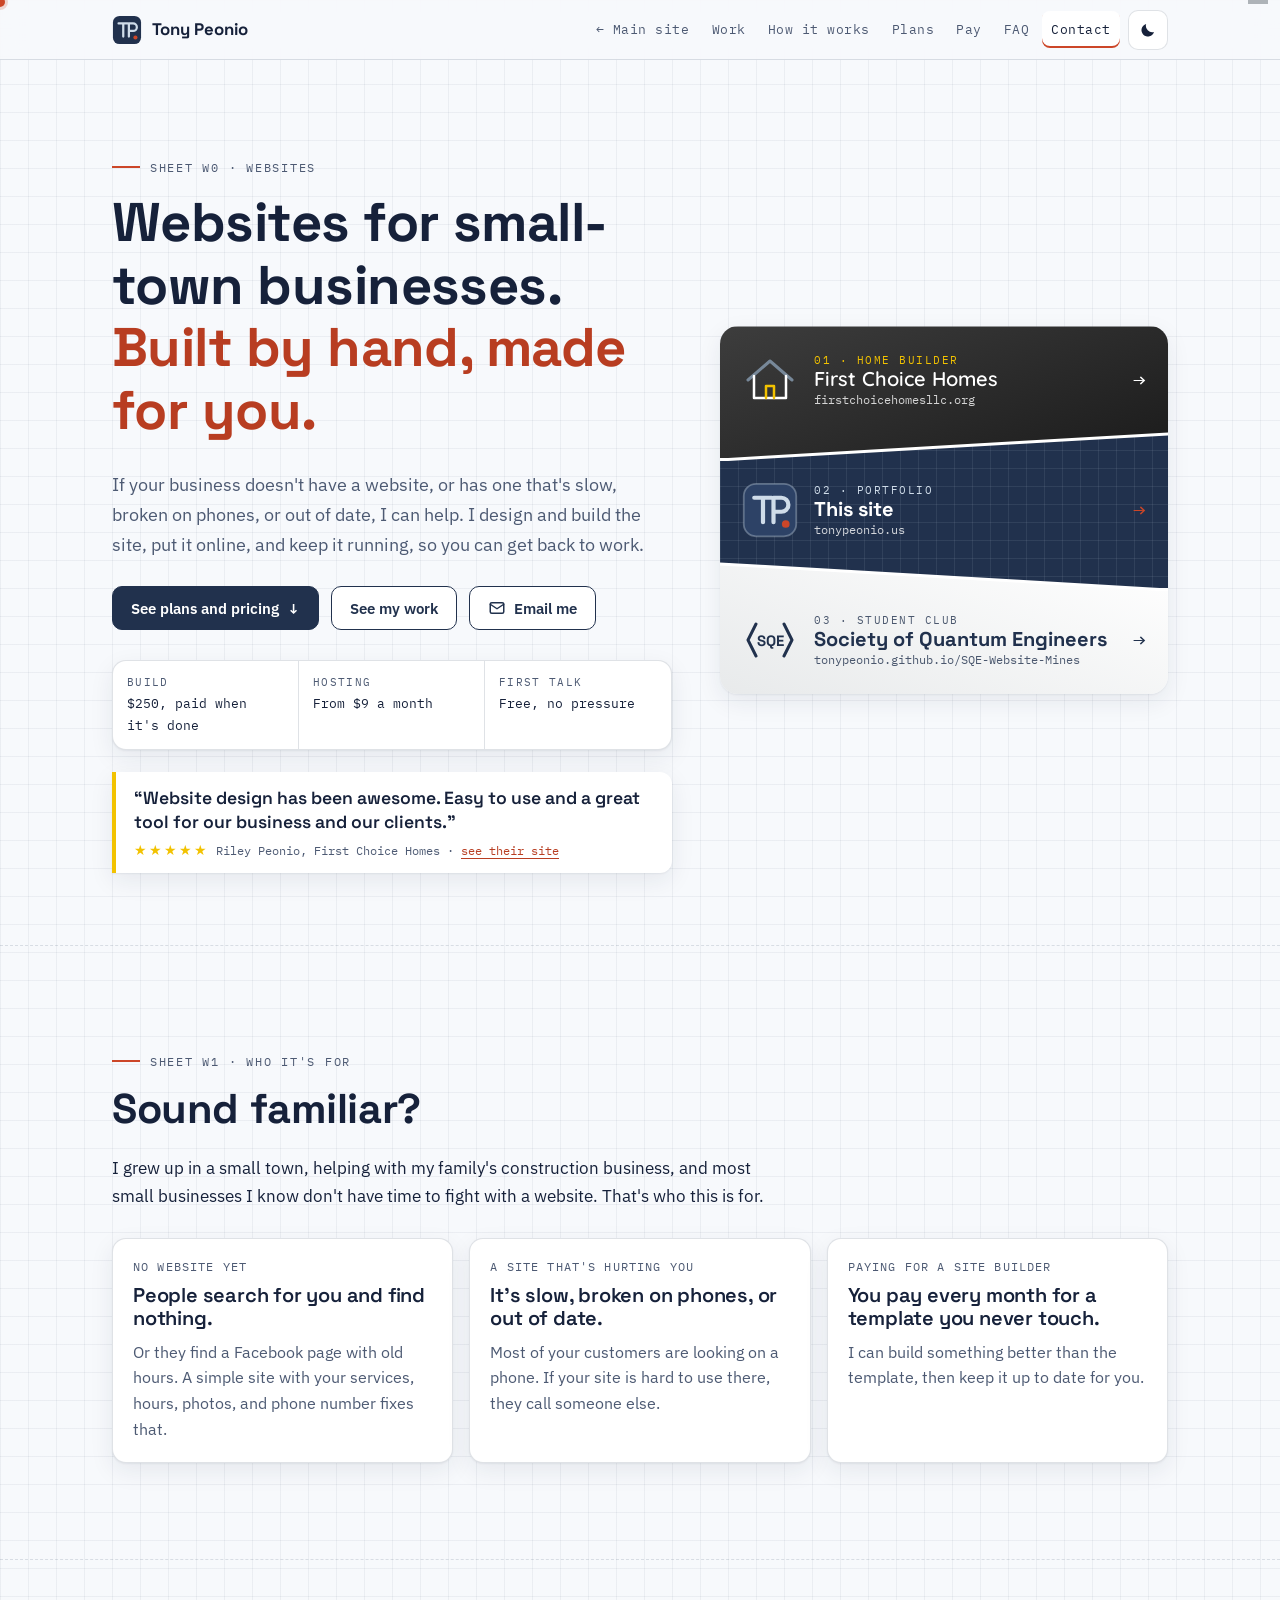
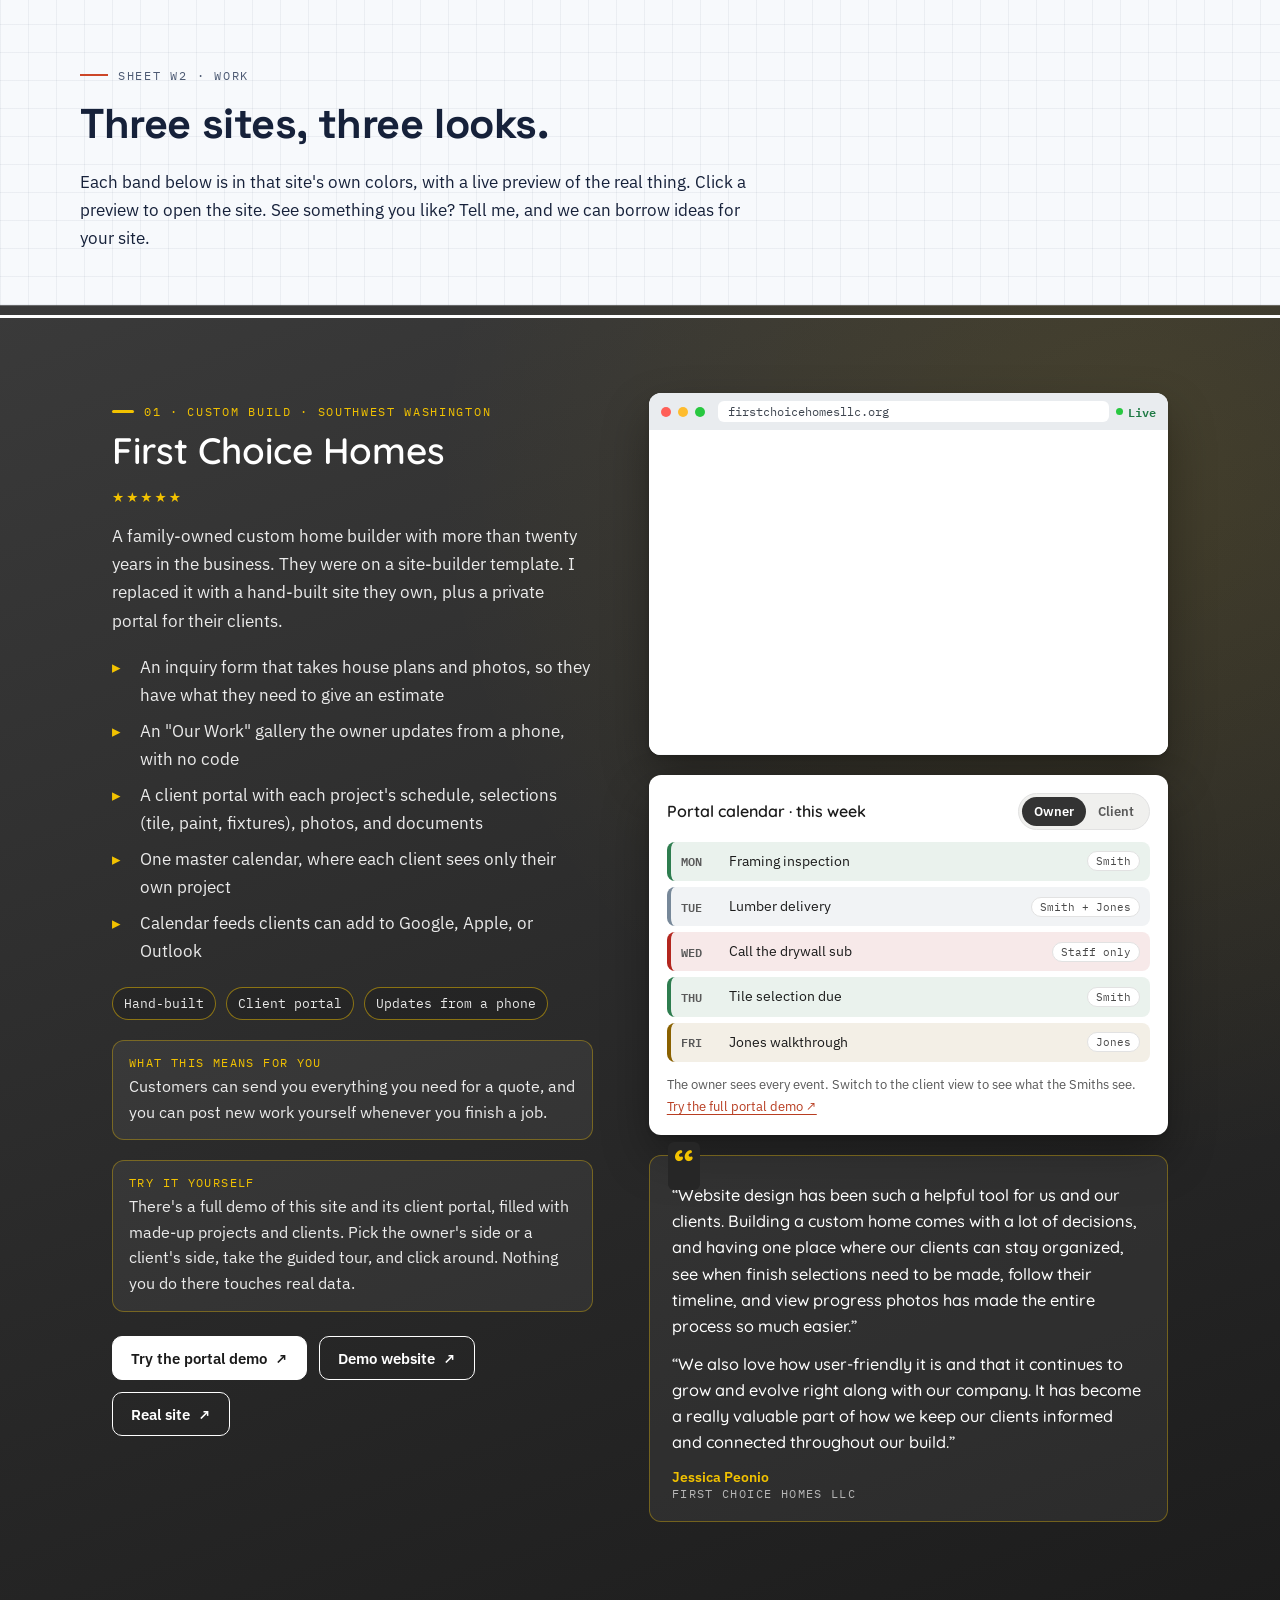
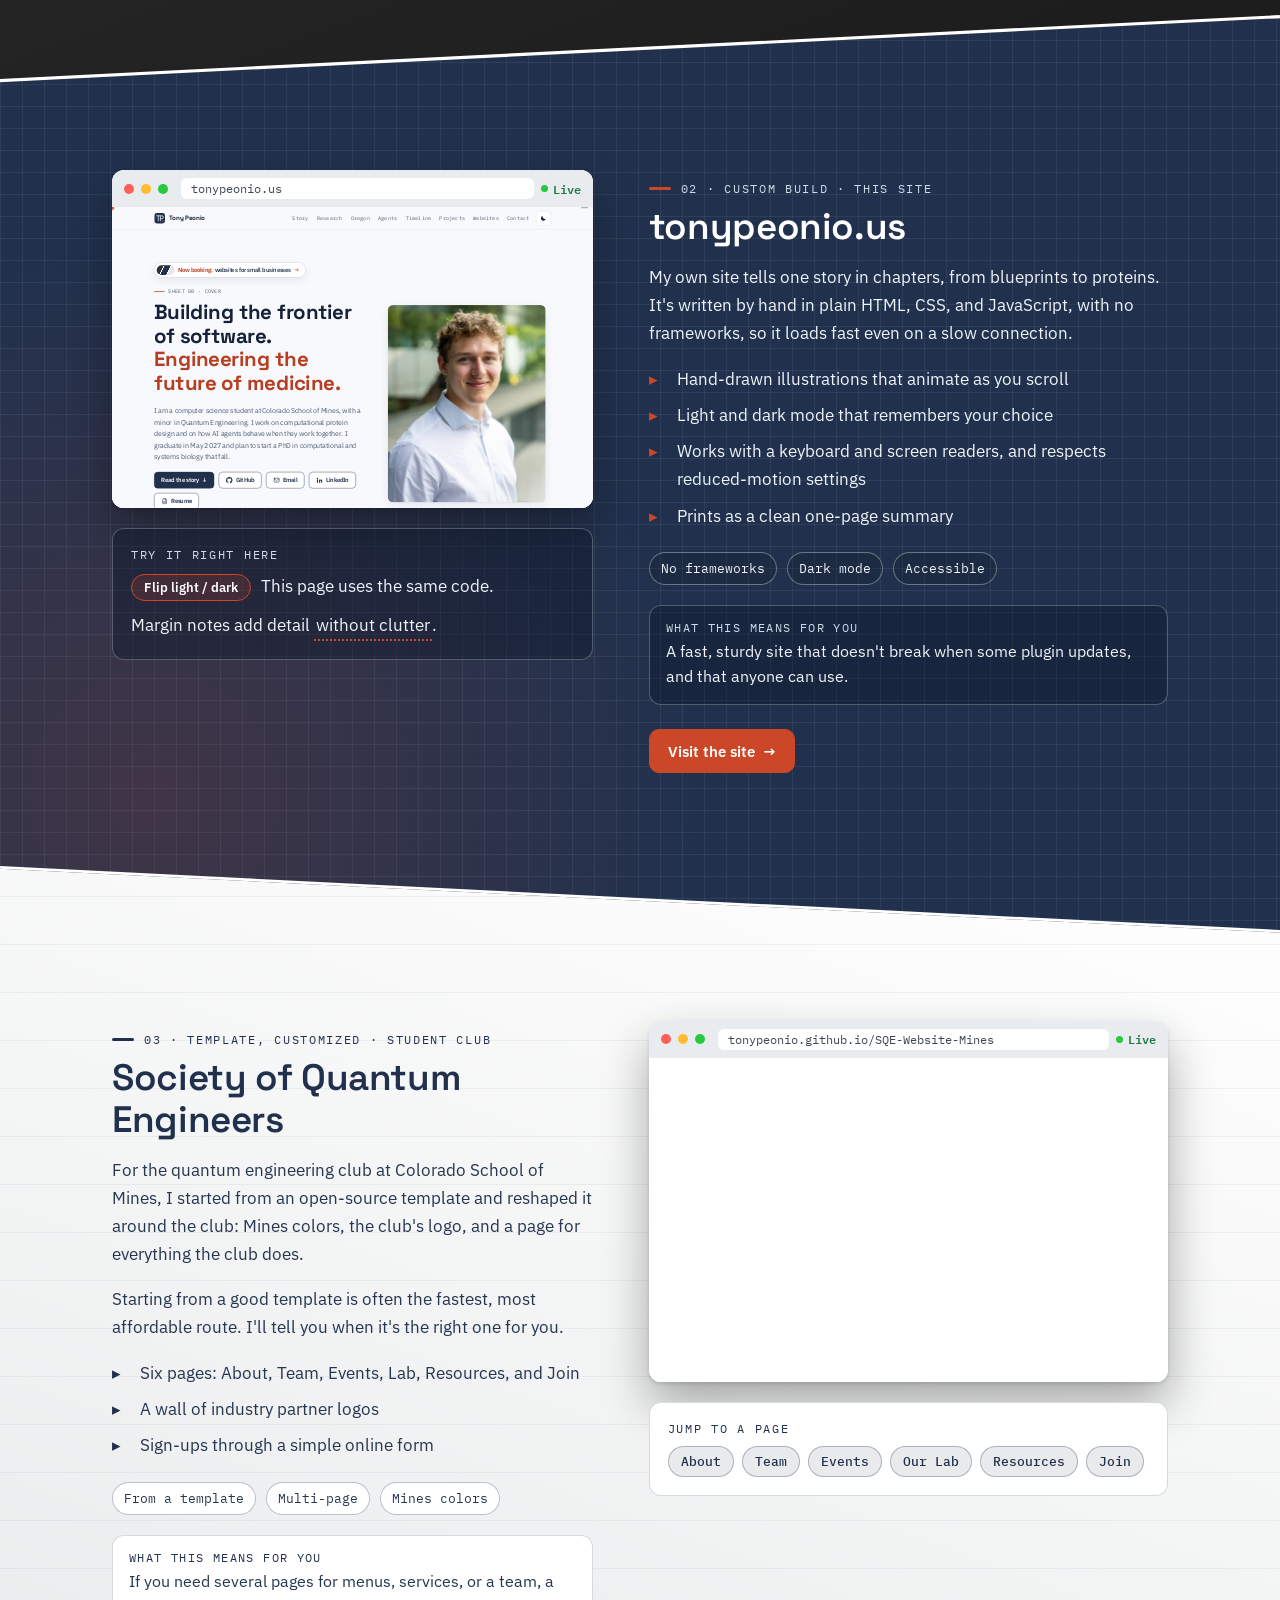
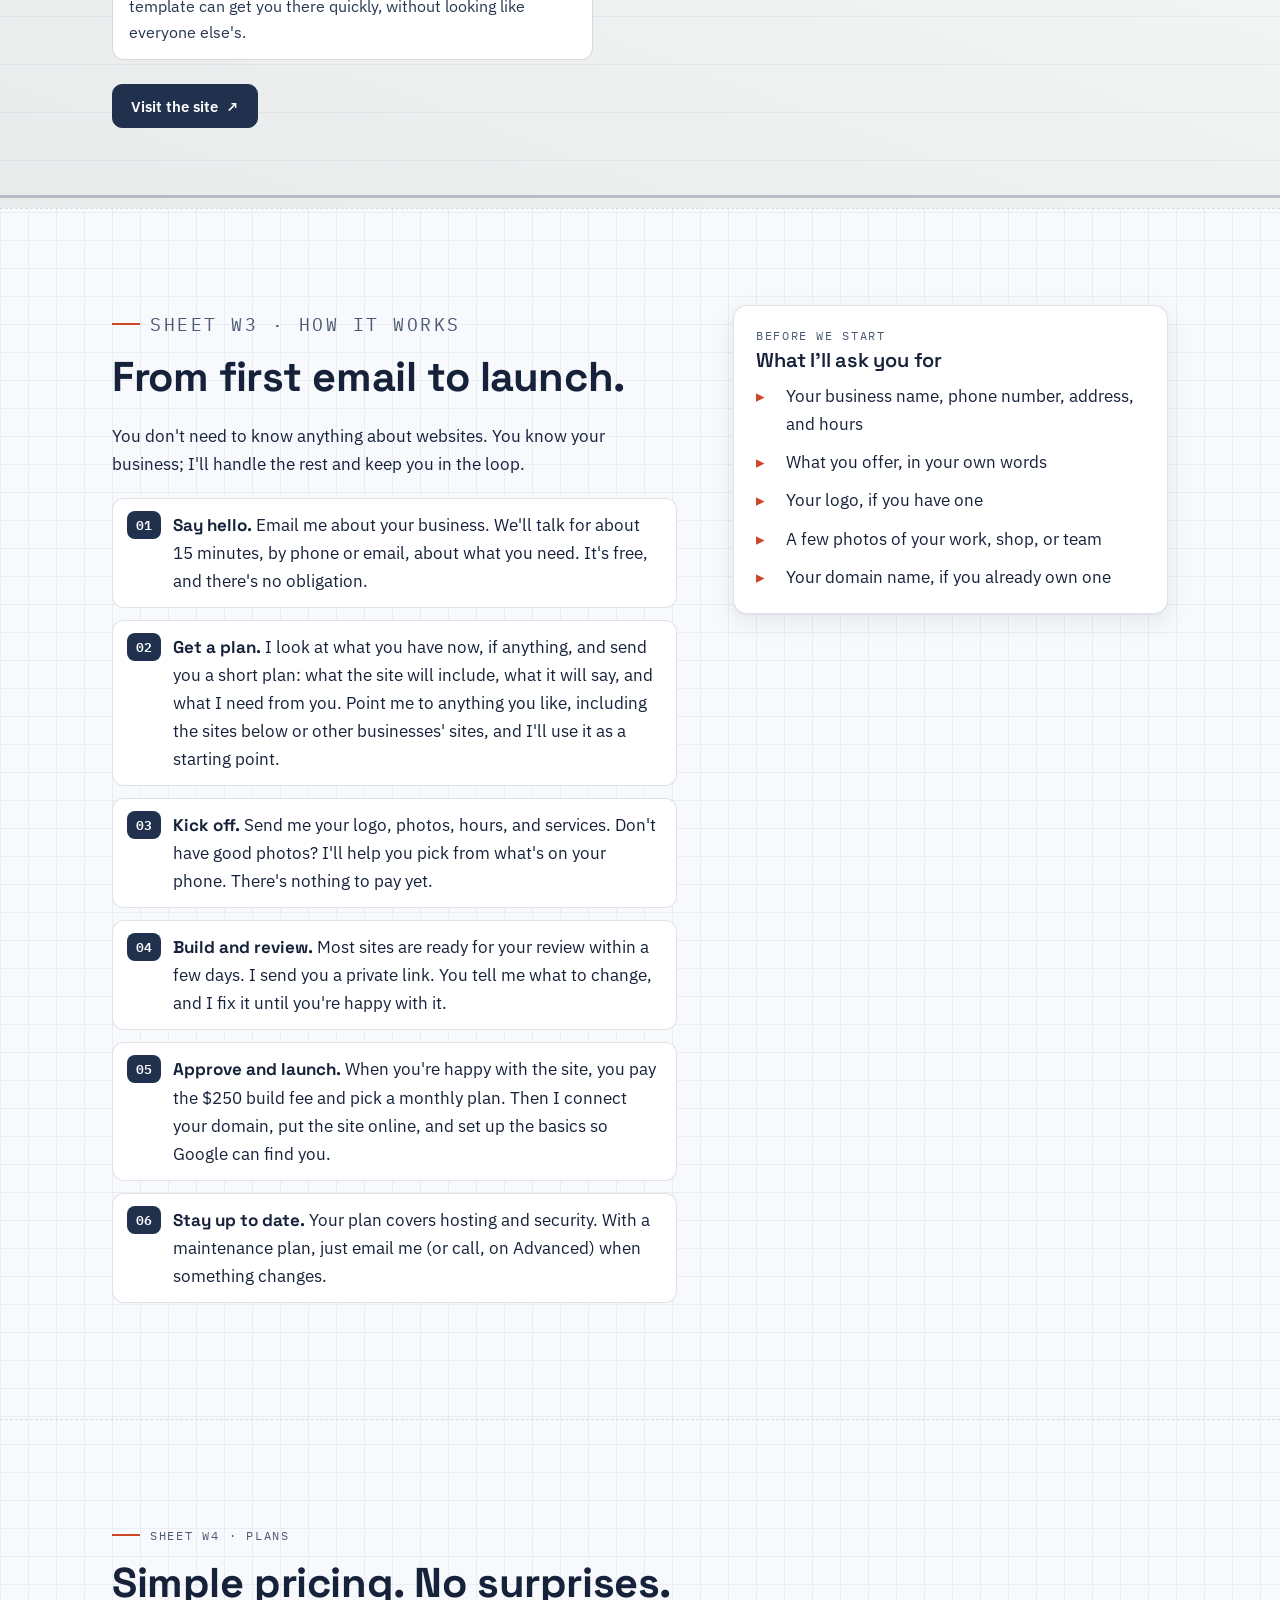
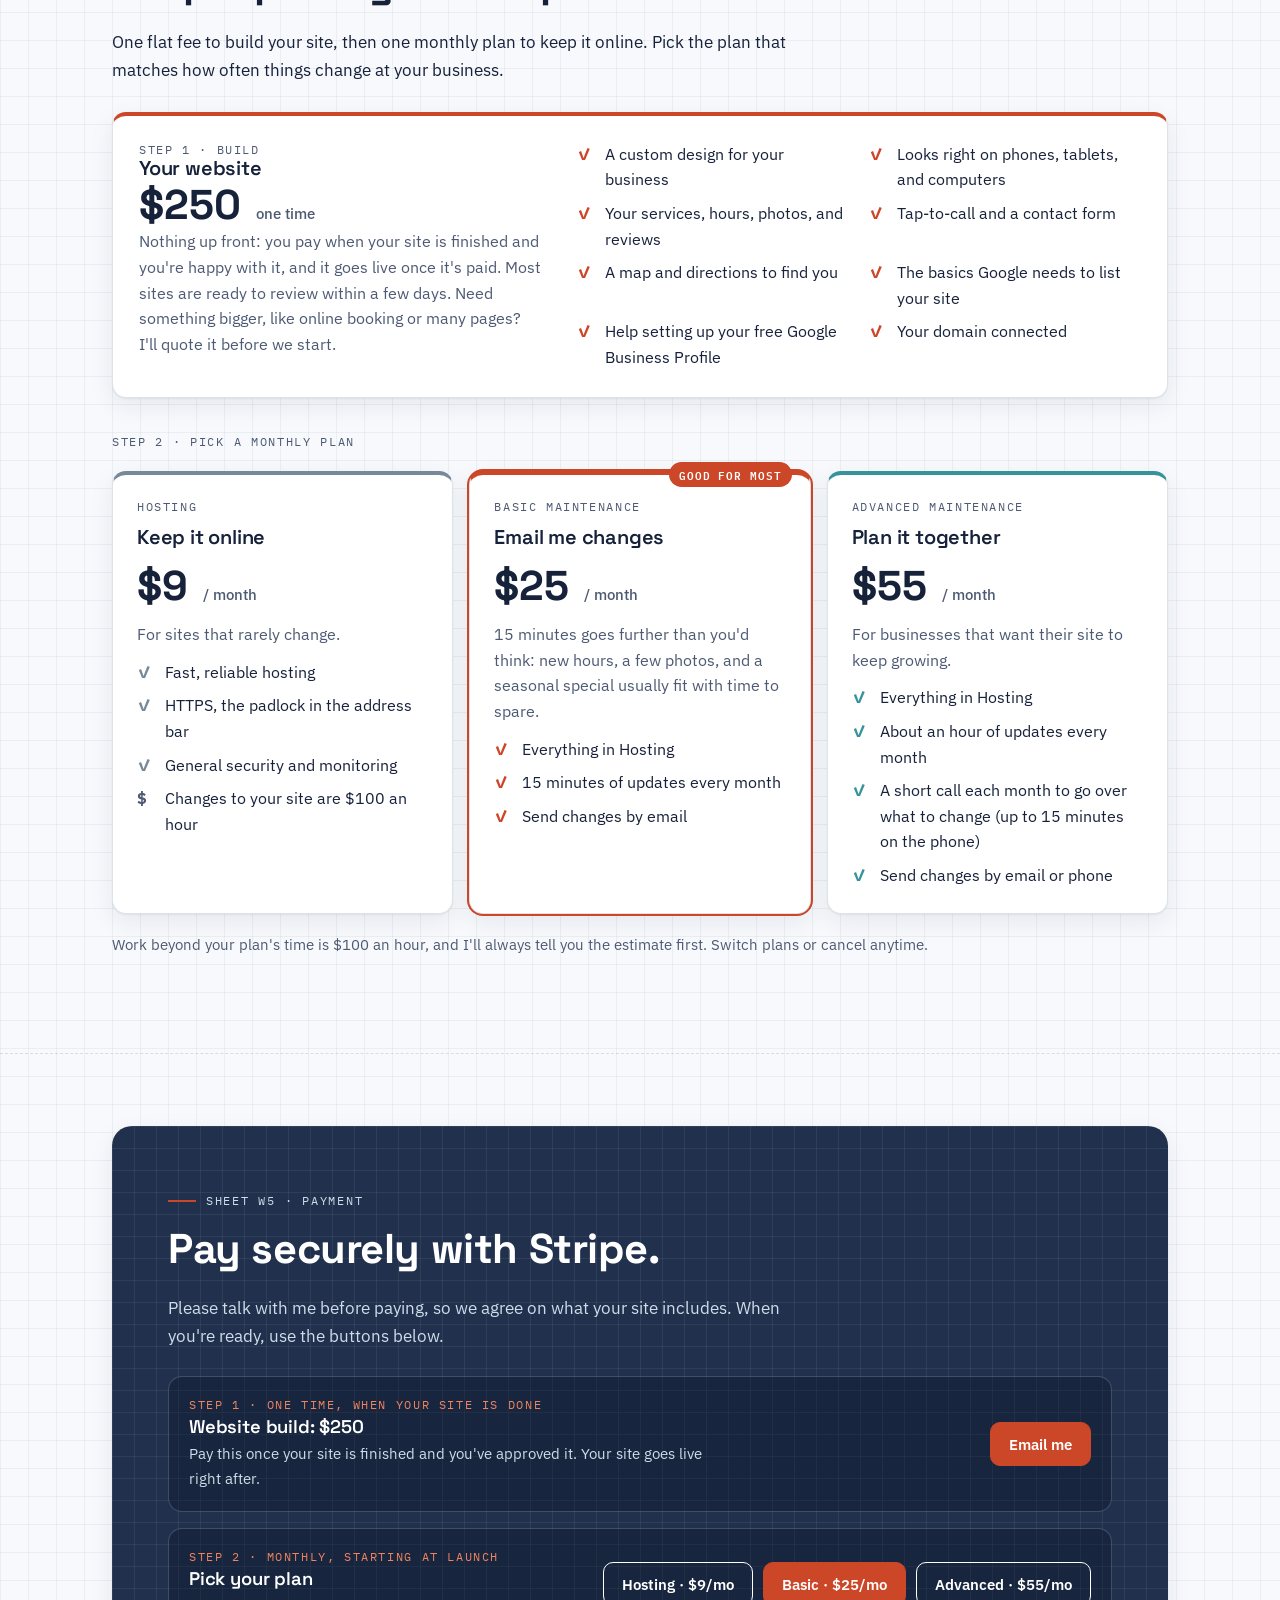
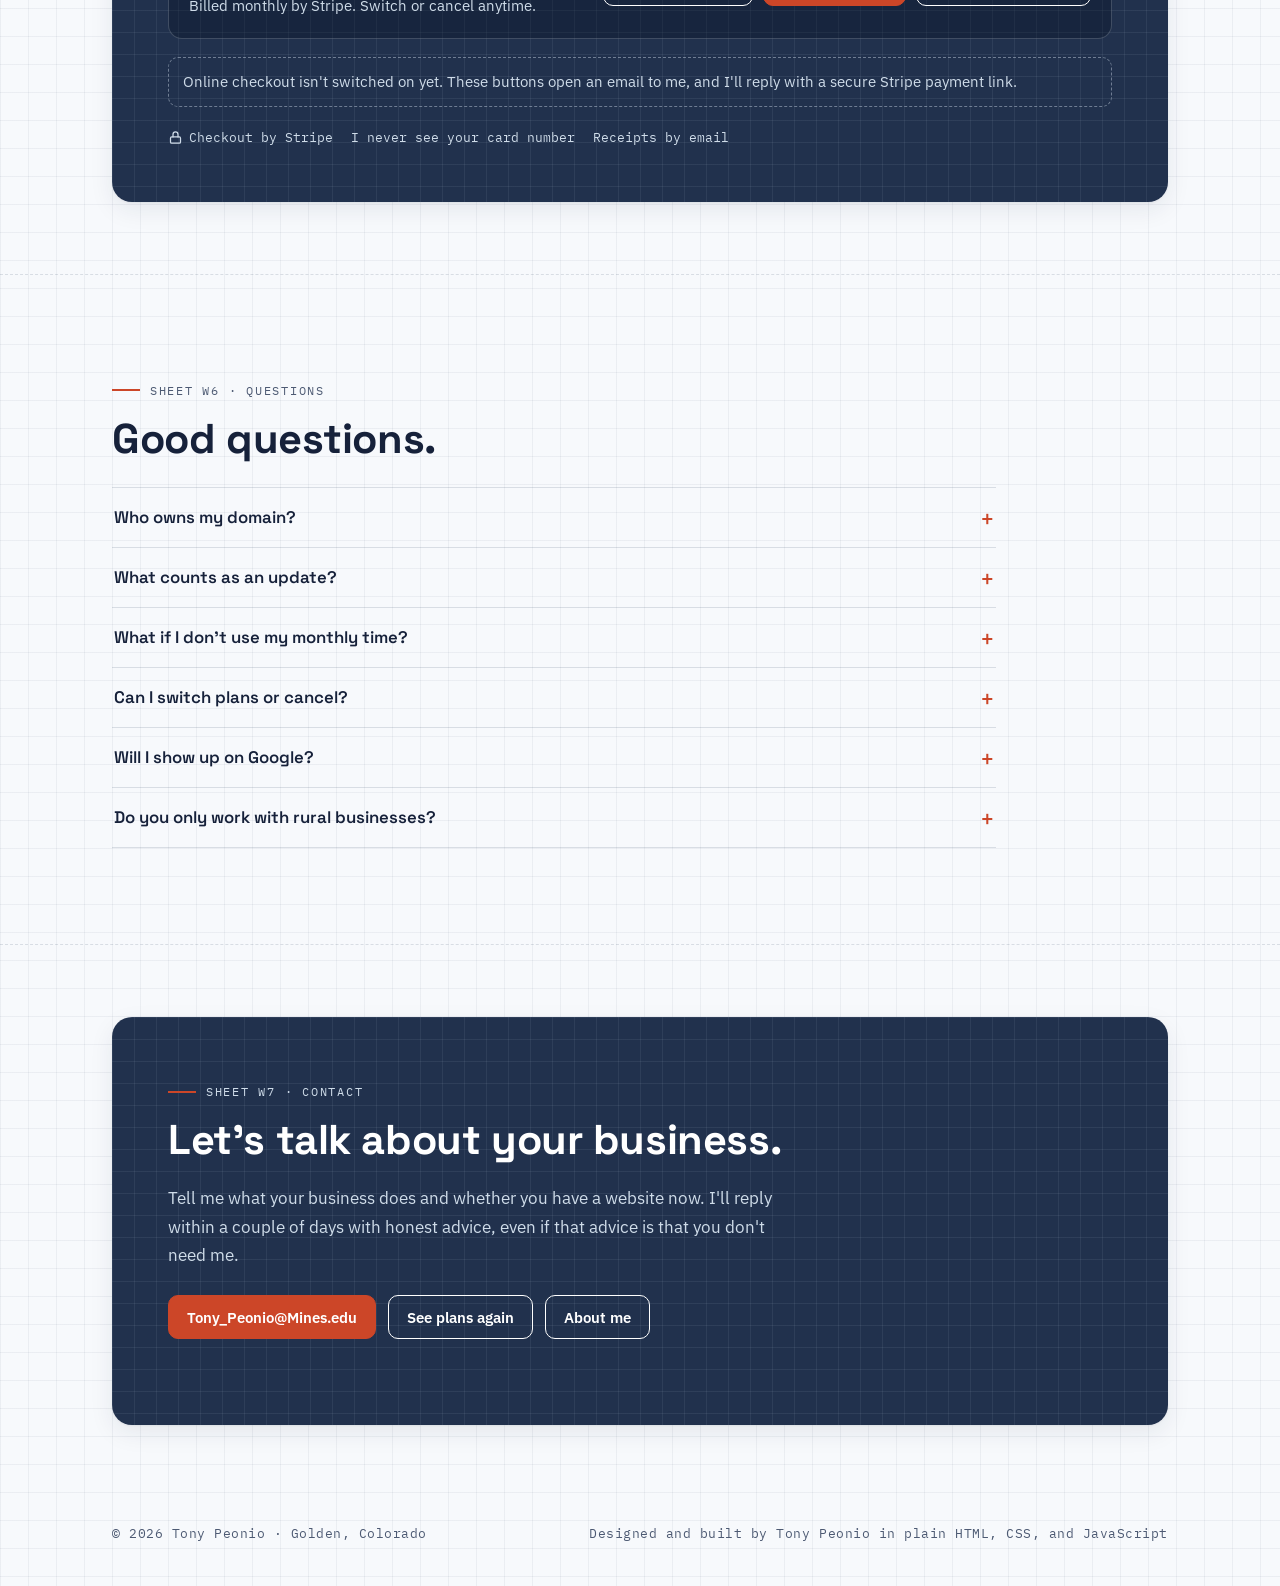
<file: websites/index.html>
<!doctype html>
<html lang="en">
<head>
  <meta charset="utf-8">
  <meta name="viewport" content="width=device-width, initial-scale=1">
  <title>Websites for Small Businesses · Tony Peonio</title>
  <meta name="description" content="Hand-built websites for small-town and rural businesses: $250 to build, hosting from $9 a month, and maintenance plans so your site stays up to date.">
  <meta name="author" content="Tony Peonio">
  <meta name="theme-color" content="#21314d">
  <meta name="color-scheme" content="light dark">
  <link rel="canonical" href="https://tonypeonio.us/websites/">
  <meta property="og:type" content="website">
  <meta property="og:title" content="Websites for small businesses · Tony Peonio">
  <meta property="og:description" content="$250 to build. Hosting from $9 a month. Hand-built websites for small-town businesses.">
  <meta property="og:image" content="https://tonypeonio.us/assets/img/og-image.png">
  <meta property="og:url" content="https://tonypeonio.us/websites/">
  <meta name="twitter:card" content="summary_large_image">
  <link rel="icon" href="../assets/img/favicon.svg" type="image/svg+xml">
  <link rel="preconnect" href="https://fonts.googleapis.com">
  <link rel="preconnect" href="https://fonts.gstatic.com" crossorigin>
  <!-- Quicksand is First Choice Homes' heading font, used in its band -->
  <link href="https://fonts.googleapis.com/css2?family=IBM+Plex+Mono:wght@400;500;600&family=IBM+Plex+Sans:ital,wght@0,400;0,500;0,600;1,400&family=Quicksand:wght@500;600&family=Space+Grotesk:wght@500;600;700&display=swap" rel="stylesheet">
  <link rel="stylesheet" href="../assets/css/style.css?v=8">
  <script>
    // Runs before paint: mark JS as available and apply a saved light/dark choice (no flash)
    document.documentElement.classList.add("js");
    try { var t = localStorage.getItem("theme"); if (t === "light" || t === "dark") document.documentElement.setAttribute("data-theme", t); } catch (e) {}
  </script>
  <script type="application/ld+json">
  {
    "@context": "https://schema.org",
    "@type": "Service",
    "name": "Websites for small businesses",
    "serviceType": "Website design, hosting, and maintenance",
    "url": "https://tonypeonio.us/websites/",
    "provider": { "@type": "Person", "name": "Tony Peonio", "url": "https://tonypeonio.us/", "email": "mailto:Tony_Peonio@Mines.edu" },
    "areaServed": { "@type": "Country", "name": "United States" },
    "offers": [
      { "@type": "Offer", "name": "Website build", "price": "250", "priceCurrency": "USD" },
      { "@type": "Offer", "name": "Hosting", "price": "9", "priceCurrency": "USD", "priceSpecification": { "@type": "UnitPriceSpecification", "price": "9", "priceCurrency": "USD", "unitCode": "MON" } },
      { "@type": "Offer", "name": "Basic maintenance", "price": "25", "priceCurrency": "USD", "priceSpecification": { "@type": "UnitPriceSpecification", "price": "25", "priceCurrency": "USD", "unitCode": "MON" } },
      { "@type": "Offer", "name": "Advanced maintenance", "price": "55", "priceCurrency": "USD", "priceSpecification": { "@type": "UnitPriceSpecification", "price": "55", "priceCurrency": "USD", "unitCode": "MON" } }
    ]
  }
  </script>
</head>
<body>
  <a class="skip-link" href="#main">Skip to content</a>

  <div class="progress" aria-hidden="true">
    <div class="progress__pole"></div>
    <div class="progress__vaulter"></div>
    <svg class="progress__bar" viewBox="0 0 20 4"><line class="crossbar" x1="0" y1="2" x2="20" y2="2"/></svg>
  </div>

  <header class="nav">
    <div class="wrap">
      <a class="brand" href="../" aria-label="Tony Peonio, back to the main site">
        <svg viewBox="0 0 32 32" aria-hidden="true"><rect x="1" y="1" width="30" height="30" rx="7" fill="#21314d"/><path d="M7 9h10M12 9v14M18 23V9h4.5a4 4 0 0 1 0 8H18" stroke="#cfdce9" stroke-width="2.4" fill="none" stroke-linecap="round" stroke-linejoin="round"/><circle cx="25" cy="24" r="2.2" fill="#cc4628"/></svg>
        Tony Peonio
      </a>
      <div class="nav__right">
        <ul class="nav__links" id="nav-links">
          <li><a href="../">← Main site</a></li>
          <li><a href="#work">Work</a></li>
          <li><a href="#process">How it works</a></li>
          <li><a href="#plans">Plans</a></li>
          <li><a href="#pay">Pay</a></li>
          <li><a href="#faq">FAQ</a></li>
          <li><a href="#contact">Contact</a></li>
        </ul>
        <button class="theme-toggle" type="button" aria-label="Switch to dark mode" title="Toggle light and dark mode">
          <svg class="icon-moon" viewBox="0 0 24 24" aria-hidden="true"><path d="M20 14.5A8.5 8.5 0 0 1 9.5 4a8.5 8.5 0 1 0 10.5 10.5Z" fill="currentColor"/></svg>
          <svg class="icon-sun" viewBox="0 0 24 24" aria-hidden="true" fill="none" stroke="currentColor" stroke-width="2" stroke-linecap="round"><circle cx="12" cy="12" r="4.5"/><path d="M12 2v2.5M12 19.5V22M2 12h2.5M19.5 12H22M4.9 4.9l1.8 1.8M17.3 17.3l1.8 1.8M4.9 19.1l1.8-1.8M17.3 6.7l1.8-1.8"/></svg>
        </button>
        <button class="nav__toggle" aria-expanded="false" aria-controls="nav-links">Menu</button>
      </div>
    </div>
  </header>

  <main id="main">
    <!-- HERO ============================================================ -->
    <section class="hero" id="top">
      <div class="wrap">
        <div>
          <p class="sheet-label">Sheet W0 · Websites</p>
          <h1>Websites for small-town businesses. <span class="hl">Built by hand, made for you.</span></h1>
          <p class="hero__lede">If your business doesn't have a website, or has one that's slow, broken on phones, or out of date, I can help. I design and build the site, put it online, and keep it running, so you can get back to work.</p>
          <div class="hero__actions">
            <a class="btn btn--primary" href="#plans">See plans and pricing <span aria-hidden="true">↓</span></a>
            <a class="btn" href="#work">See my work</a>
            <a class="btn" href="mailto:Tony_Peonio@Mines.edu?subject=Website%20for%20my%20business">
              <svg viewBox="0 0 24 24" aria-hidden="true" fill="none" stroke="currentColor" stroke-width="2" stroke-linecap="round" stroke-linejoin="round"><rect x="3" y="5" width="18" height="14" rx="2"/><path d="m3 7 9 6 9-6"/></svg>
              Email me
            </a>
          </div>
          <dl class="spec">
            <div><dt>Build</dt><dd>$250, paid when it's done</dd></div>
            <div><dt>Hosting</dt><dd>From $9 a month</dd></div>
            <div><dt>First talk</dt><dd>Free, no pressure</dd></div>
          </dl>
          <figure class="shout">
            <blockquote><p>“Website design has been awesome. Easy to use and a great tool for our business and our clients.”</p></blockquote>
            <figcaption><span class="stars" aria-hidden="true">★★★★★</span> Riley Peonio, First Choice Homes · <a href="#fch">see their site</a></figcaption>
          </figure>
        </div>

        <nav class="tri" aria-label="Websites I have built">
          <a class="tri__item" href="#fch">
            <span class="tri__panel tri__panel--fch">
              <svg viewBox="0 0 56 56" aria-hidden="true" fill="none" stroke-linecap="round" stroke-linejoin="round"><path d="M6 28 28 9l22 19" stroke="#778899" stroke-width="3"/><path d="M12 24v22h32V24" stroke="#fff" stroke-width="2.5"/><path d="M24 46V34h8v12" stroke="#f2c200" stroke-width="2.5"/></svg>
              <span>
                <span class="tri__kicker">01 · Home builder</span>
                <span class="tri__name">First Choice Homes</span>
                <span class="tri__url">firstchoicehomesllc.org</span>
              </span>
              <span class="tri__go" aria-hidden="true">→</span>
            </span>
          </a>
          <a class="tri__item" href="#tp">
            <span class="tri__panel tri__panel--tp">
              <svg viewBox="0 0 32 32" aria-hidden="true"><rect x="1" y="1" width="30" height="30" rx="7" fill="#2d4266" stroke="#cfdce9" stroke-opacity=".35"/><path d="M7 9h10M12 9v14M18 23V9h4.5a4 4 0 0 1 0 8H18" stroke="#cfdce9" stroke-width="2.4" fill="none" stroke-linecap="round" stroke-linejoin="round"/><circle cx="25" cy="24" r="2.2" fill="#cc4628"/></svg>
              <span>
                <span class="tri__kicker">02 · Portfolio</span>
                <span class="tri__name">This site</span>
                <span class="tri__url">tonypeonio.us</span>
              </span>
              <span class="tri__go" aria-hidden="true">→</span>
            </span>
          </a>
          <a class="tri__item" href="#sqe">
            <span class="tri__panel tri__panel--sqe">
              <svg viewBox="0 0 56 56" aria-hidden="true"><path d="M14 12 6 28l8 16M42 12l8 16-8 16" fill="none" stroke="#21314d" stroke-width="3" stroke-linecap="round" stroke-linejoin="round"/><text x="28" y="34" text-anchor="middle" font-family="Space Grotesk, sans-serif" font-weight="700" font-size="15" fill="#21314d">SQE</text></svg>
              <span>
                <span class="tri__kicker">03 · Student club</span>
                <span class="tri__name">Society of Quantum Engineers</span>
                <span class="tri__url">tonypeonio.github.io/SQE-Website-Mines</span>
              </span>
              <span class="tri__go" aria-hidden="true">→</span>
            </span>
          </a>
        </nav>
      </div>
    </section>

    <!-- W1 WHO IT'S FOR ================================================== -->
    <section class="chapter" id="fit" aria-labelledby="h-fit">
      <div class="wrap">
        <div class="reveal">
          <p class="sheet-label">Sheet W1 · Who it's for</p>
          <h2 id="h-fit">Sound familiar?</h2>
          <p class="prose">I grew up in a small town, helping with my family's construction business, and most small businesses I know don't have time to fight with a website. That's who this is for.</p>
        </div>
        <div class="projects">
          <article class="project reveal">
            <span class="tag">No website yet</span>
            <h3>People search for you and find nothing.</h3>
            <p>Or they find a Facebook page with old hours. A simple site with your services, hours, photos, and phone number fixes that.</p>
          </article>
          <article class="project reveal">
            <span class="tag">A site that's hurting you</span>
            <h3>It's slow, broken on phones, or out of date.</h3>
            <p>Most of your customers are looking on a phone. If your site is hard to use there, they call someone else.</p>
          </article>
          <article class="project reveal">
            <span class="tag">Paying for a site builder</span>
            <h3>You pay every month for a template you never touch.</h3>
            <p>I can build something better than the template, then keep it up to date for you.</p>
          </article>
        </div>
      </div>
    </section>

    <!-- W2 WORK ========================================================== -->
    <section class="chapter ws-work" id="work" aria-labelledby="h-work">
      <div class="wrap reu__intro reveal">
        <p class="sheet-label">Sheet W2 · Work</p>
        <h2 id="h-work">Three sites, three looks.</h2>
        <p class="prose">Each band below is in that site's own colors, with a live preview of the real thing. Click a preview to open the site. See something you like? Tell me, and we can borrow ideas for your site.</p>
      </div>

      <div class="bands">
        <!-- First Choice Homes -->
        <article class="band band--fch" id="fch" aria-labelledby="h-fch">
          <div class="wrap band__grid">
            <div class="band__copy">
              <p class="kicker">01 · Custom build · Southwest Washington</p>
              <h3 id="h-fch">First Choice Homes</h3>
              <p class="stars" aria-label="Five-star reviews shown on the site">★★★★★</p>
              <p>A family-owned custom home builder with more than twenty years in the business. They were on a site-builder template. I replaced it with a hand-built site they own, plus a private portal for their clients.</p>
              <ul class="band__list">
                <li><span>An inquiry form that takes house plans and photos, so they have what they need to give an estimate</span></li>
                <li><span>An "Our Work" gallery the owner updates from a phone, with no code</span></li>
                <li><span>A client portal with each project's schedule, selections (tile, paint, fixtures), photos, and documents</span></li>
                <li><span>One master calendar, where each client sees only their own project</span></li>
                <li><span>Calendar feeds clients can add to Google, Apple, or Outlook</span></li>
              </ul>
              <div class="stat-row">
                <span class="stat">Hand-built</span>
                <span class="stat">Client portal</span>
                <span class="stat">Updates from a phone</span>
              </div>
              <p class="band__for"><strong>What this means for you</strong>Customers can send you everything you need for a quote, and you can post new work yourself whenever you finish a job.</p>
              <p class="band__for"><strong>Try it yourself</strong>There's a full demo of this site and its client portal, filled with made-up projects and clients. Pick the owner's side or a client's side, take the guided tour, and click around. Nothing you do there touches real data.</p>
              <div class="hero__actions">
                <a class="btn btn--primary" href="https://firstchoicehomesllc.org/demo-k7m2q9/app/" target="_blank" rel="noopener nofollow">Try the portal demo <span aria-hidden="true">↗</span></a>
                <a class="btn" href="https://firstchoicehomesllc.org/demo-k7m2q9/" target="_blank" rel="noopener nofollow">Demo website <span aria-hidden="true">↗</span></a>
                <a class="btn" href="https://firstchoicehomesllc.org" target="_blank" rel="noopener">Real site <span aria-hidden="true">↗</span></a>
              </div>
            </div>
            <div class="band__side">
              <figure class="browser">
                <div class="browser__bar"><i></i><i></i><i></i><span class="browser__url">firstchoicehomesllc.org</span><span class="browser__live">Live</span></div>
                <div class="browser__view">
                  <iframe src="https://firstchoicehomesllc.org/" title="Live preview of firstchoicehomesllc.org" loading="lazy" scrolling="no" tabindex="-1" aria-hidden="true" sandbox="allow-scripts allow-same-origin"></iframe>
                  <a class="browser__open" href="https://firstchoicehomesllc.org" target="_blank" rel="noopener"><span class="visually-hidden">Open firstchoicehomesllc.org in a new tab</span></a>
                </div>
              </figure>
              <div class="portal" data-view="owner">
                <div class="portal__head">
                  <p class="portal__title">Portal calendar · this week</p>
                  <div class="portal__toggle" role="group" aria-label="Whose view to show">
                    <button type="button" data-view="owner" aria-pressed="true">Owner</button>
                    <button type="button" data-view="client" aria-pressed="false">Client</button>
                  </div>
                </div>
                <ul class="portal__events">
                  <li class="ev" style="--c:#2e7d4f"><span class="ev__day">Mon</span><span>Framing inspection</span><span class="ev__tag"><span class="owner-only">Smith</span><span class="client-only">Your home</span></span></li>
                  <li class="ev" style="--c:#778899"><span class="ev__day">Tue</span><span>Lumber delivery</span><span class="ev__tag"><span class="owner-only">Smith + Jones</span><span class="client-only">Your home</span></span></li>
                  <li class="ev" style="--c:#b3261e" data-private><span class="ev__day">Wed</span><span>Call the drywall sub</span><span class="ev__tag">Staff only</span></li>
                  <li class="ev" style="--c:#2e7d4f"><span class="ev__day">Thu</span><span>Tile selection due</span><span class="ev__tag"><span class="owner-only">Smith</span><span class="client-only">Your home</span></span></li>
                  <li class="ev" style="--c:#8a6100" data-private><span class="ev__day">Fri</span><span>Jones walkthrough</span><span class="ev__tag">Jones</span></li>
                </ul>
                <p class="portal__note"><span class="owner-only">The owner sees every event. Switch to the client view to see what the Smiths see.</span><span class="client-only">The Smiths see only their own events. They see the shared lumber delivery, but never the Jones project or staff-only items.</span> <a href="https://firstchoicehomesllc.org/demo-k7m2q9/app/" target="_blank" rel="noopener nofollow">Try the full portal demo ↗</a></p>
              </div>
              <figure class="testimonial">
                <blockquote>
                  <p>“Website design has been such a helpful tool for us and our clients. Building a custom home comes with a lot of decisions, and having one place where our clients can stay organized, see when finish selections need to be made, follow their timeline, and view progress photos has made the entire process so much easier.”</p>
                  <p>“We also love how user-friendly it is and that it continues to grow and evolve right along with our company. It has become a really valuable part of how we keep our clients informed and connected throughout our build.”</p>
                </blockquote>
                <figcaption>Jessica Peonio <span>First Choice Homes LLC</span></figcaption>
              </figure>
            </div>
          </div>
          <svg class="band__seam" viewBox="0 0 100 100" preserveAspectRatio="none" aria-hidden="true" focusable="false"><line x1="0" y1="100" x2="100" y2="0"/></svg>
        </article>

        <!-- tonypeonio.us -->
        <article class="band band--tp" id="tp" aria-labelledby="h-tp">
          <div class="wrap band__grid">
            <div class="band__copy">
              <p class="kicker">02 · Custom build · This site</p>
              <h3 id="h-tp">tonypeonio.us</h3>
              <p>My own site tells one story in chapters, from blueprints to proteins. It's written by hand in plain HTML, CSS, and JavaScript, with no frameworks, so it loads fast even on a slow connection.</p>
              <ul class="band__list">
                <li><span>Hand-drawn illustrations that animate as you scroll</span></li>
                <li><span>Light and dark mode that remembers your choice</span></li>
                <li><span>Works with a keyboard and screen readers, and respects reduced-motion settings</span></li>
                <li><span>Prints as a clean one-page summary</span></li>
              </ul>
              <div class="stat-row">
                <span class="stat">No frameworks</span>
                <span class="stat">Dark mode</span>
                <span class="stat">Accessible</span>
              </div>
              <p class="band__for"><strong>What this means for you</strong>A fast, sturdy site that doesn't break when some plugin updates, and that anyone can use.</p>
              <div class="hero__actions">
                <a class="btn btn--primary" href="../">Visit the site <span aria-hidden="true">→</span></a>
              </div>
            </div>
            <div class="band__side">
              <figure class="browser">
                <div class="browser__bar"><i></i><i></i><i></i><span class="browser__url">tonypeonio.us</span><span class="browser__live">Live</span></div>
                <div class="browser__view">
                  <iframe src="../" title="Live preview of tonypeonio.us" loading="lazy" scrolling="no" tabindex="-1" aria-hidden="true" sandbox="allow-scripts allow-same-origin"></iframe>
                  <a class="browser__open" href="../"><span class="visually-hidden">Open the tonypeonio.us home page</span></a>
                </div>
              </figure>
              <div class="try">
                <h4>Try it right here</h4>
                <ul>
                  <li><p><button class="try__btn" type="button" data-theme-demo>Flip light / dark</button> This page uses the same code.</p></li>
                  <li><p>Margin notes add detail <button class="note" type="button" data-note="Like this. Hover, tap, or tab to it with a keyboard.">without clutter</button>.</p></li>
                </ul>
              </div>
            </div>
          </div>
          <svg class="band__seam" viewBox="0 0 100 100" preserveAspectRatio="none" aria-hidden="true" focusable="false"><line x1="0" y1="0" x2="100" y2="100"/></svg>
        </article>

        <!-- SQE -->
        <article class="band band--sqe" id="sqe" aria-labelledby="h-sqe">
          <div class="wrap band__grid">
            <div class="band__copy">
              <p class="kicker">03 · Template, customized · Student club</p>
              <h3 id="h-sqe">Society of Quantum Engineers</h3>
              <p>For the quantum engineering club at Colorado School of Mines, I started from an open-source template and reshaped it around the club: Mines colors, the club's logo, and a page for everything the club does.</p>
              <p>Starting from a good template is often the fastest, most affordable route. I'll tell you when it's the right one for you.</p>
              <ul class="band__list">
                <li><span>Six pages: About, Team, Events, Lab, Resources, and Join</span></li>
                <li><span>A wall of industry partner logos</span></li>
                <li><span>Sign-ups through a simple online form</span></li>
              </ul>
              <div class="stat-row">
                <span class="stat">From a template</span>
                <span class="stat">Multi-page</span>
                <span class="stat">Mines colors</span>
              </div>
              <p class="band__for"><strong>What this means for you</strong>If you need several pages for menus, services, or a team, a template can get you there quickly, without looking like everyone else's.</p>
              <div class="hero__actions">
                <a class="btn btn--primary" href="https://tonypeonio.github.io/SQE-Website-Mines/" target="_blank" rel="noopener">Visit the site <span aria-hidden="true">↗</span></a>
              </div>
            </div>
            <div class="band__side">
              <figure class="browser">
                <div class="browser__bar"><i></i><i></i><i></i><span class="browser__url">tonypeonio.github.io/SQE-Website-Mines</span><span class="browser__live">Live</span></div>
                <div class="browser__view">
                  <iframe src="https://tonypeonio.github.io/SQE-Website-Mines/" title="Live preview of the Society of Quantum Engineers site" loading="lazy" scrolling="no" tabindex="-1" aria-hidden="true" sandbox="allow-scripts allow-same-origin"></iframe>
                  <a class="browser__open" href="https://tonypeonio.github.io/SQE-Website-Mines/" target="_blank" rel="noopener"><span class="visually-hidden">Open the Society of Quantum Engineers site in a new tab</span></a>
                </div>
              </figure>
              <div class="try">
                <h4>Jump to a page</h4>
                <div class="chips">
                  <a href="https://tonypeonio.github.io/SQE-Website-Mines/about/" target="_blank" rel="noopener">About</a>
                  <a href="https://tonypeonio.github.io/SQE-Website-Mines/members/" target="_blank" rel="noopener">Team</a>
                  <a href="https://tonypeonio.github.io/SQE-Website-Mines/events/" target="_blank" rel="noopener">Events</a>
                  <a href="https://tonypeonio.github.io/SQE-Website-Mines/projects/" target="_blank" rel="noopener">Our Lab</a>
                  <a href="https://tonypeonio.github.io/SQE-Website-Mines/resources/" target="_blank" rel="noopener">Resources</a>
                  <a href="https://tonypeonio.github.io/SQE-Website-Mines/apply/" target="_blank" rel="noopener">Join</a>
                </div>
              </div>
            </div>
          </div>
        </article>
      </div>
    </section>

    <!-- W3 HOW IT WORKS ================================================== -->
    <section class="chapter" id="process" aria-labelledby="h-process">
      <div class="wrap chapter__grid">
        <div class="prose reveal">
          <p class="sheet-label">Sheet W3 · How it works</p>
          <h2 id="h-process">From first email to launch.</h2>
          <p>You don't need to know anything about websites. You know your business; I'll handle the rest and keep you in the loop.</p>
          <ol class="steps">
            <li><span><strong>Say hello.</strong> Email me about your business. We'll talk for about 15 minutes, by phone or email, about what you need. It's free, and there's no obligation.</span></li>
            <li><span><strong>Get a plan.</strong> I look at what you have now, if anything, and send you a short plan: what the site will include, what it will say, and what I need from you. Point me to anything you like, including the sites below or other businesses' sites, and I'll use it as a starting point.</span></li>
            <li><span><strong>Kick off.</strong> Send me your logo, photos, hours, and services. Don't have good photos? I'll help you pick from what's on your phone. There's nothing to pay yet.</span></li>
            <li><span><strong>Build and review.</strong> Most sites are ready for your review within a few days. I send you a private link. You tell me what to change, and I fix it until you're happy with it.</span></li>
            <li><span><strong>Approve and launch.</strong> When you're happy with the site, you pay the $250 build fee and pick a monthly plan. Then I connect your domain, put the site online, and set up the basics so Google can find you.</span></li>
            <li><span><strong>Stay up to date.</strong> Your plan covers hosting and security. With a maintenance plan, just email me (or call, on Advanced) when something changes.</span></li>
          </ol>
        </div>
        <aside class="aside-card reveal" aria-labelledby="h-need">
          <p class="kicker">Before we start</p>
          <h3 id="h-need">What I'll ask you for</h3>
          <ul class="facts">
            <li><span>Your business name, phone number, address, and hours</span></li>
            <li><span>What you offer, in your own words</span></li>
            <li><span>Your logo, if you have one</span></li>
            <li><span>A few photos of your work, shop, or team</span></li>
            <li><span>Your domain name, if you already own one</span></li>
          </ul>
        </aside>
      </div>
    </section>

    <!-- W4 PLANS ========================================================= -->
    <section class="chapter" id="plans" aria-labelledby="h-plans">
      <div class="wrap">
        <div class="reveal">
          <p class="sheet-label">Sheet W4 · Plans</p>
          <h2 id="h-plans">Simple pricing. No surprises.</h2>
          <p class="prose">One flat fee to build your site, then one monthly plan to keep it online. Pick the plan that matches how often things change at your business.</p>
        </div>

        <div class="build-card reveal">
          <div>
            <p class="kicker">Step 1 · Build</p>
            <h3>Your website</h3>
            <p class="price">$250 <small>one time</small></p>
            <p>Nothing up front: you pay when your site is finished and you're happy with it, and it goes live once it's paid. Most sites are ready to review within a few days. Need something bigger, like online booking or many pages? I'll quote it before we start.</p>
          </div>
          <ul class="checks">
            <li><span>A custom design for your business</span></li>
            <li><span>Looks right on phones, tablets, and computers</span></li>
            <li><span>Your services, hours, photos, and reviews</span></li>
            <li><span>Tap-to-call and a contact form</span></li>
            <li><span>A map and directions to find you</span></li>
            <li><span>The basics Google needs to list your site</span></li>
            <li><span>Help setting up your free Google Business Profile</span></li>
            <li><span>Your domain connected</span></li>
          </ul>
        </div>

        <p class="plans-label reveal">Step 2 · Pick a monthly plan</p>
        <div class="plans">
          <article class="plan plan--hosting reveal">
            <p class="kicker">Hosting</p>
            <h3>Keep it online</h3>
            <p class="price">$9 <small>/ month</small></p>
            <p>For sites that rarely change.</p>
            <ul class="checks">
              <li><span>Fast, reliable hosting</span></li>
              <li><span>HTTPS, the padlock in the address bar</span></li>
              <li><span>General security and monitoring</span></li>
              <li class="extra"><span>Changes to your site are $100 an hour</span></li>
            </ul>
          </article>
          <article class="plan plan--basic plan--featured reveal">
            <span class="plan__badge">Good for most</span>
            <p class="kicker">Basic maintenance</p>
            <h3>Email me changes</h3>
            <p class="price">$25 <small>/ month</small></p>
            <p>15 minutes goes further than you'd think: new hours, a few photos, and a seasonal special usually fit with time to spare.</p>
            <ul class="checks">
              <li><span>Everything in Hosting</span></li>
              <li><span>15 minutes of updates every month</span></li>
              <li><span>Send changes by email</span></li>
            </ul>
          </article>
          <article class="plan plan--advanced reveal">
            <p class="kicker">Advanced maintenance</p>
            <h3>Plan it together</h3>
            <p class="price">$55 <small>/ month</small></p>
            <p>For businesses that want their site to keep growing.</p>
            <ul class="checks">
              <li><span>Everything in Hosting</span></li>
              <li><span>About an hour of updates every month</span></li>
              <li><span>A short call each month to go over what to change (up to 15 minutes on the phone)</span></li>
              <li><span>Send changes by email or phone</span></li>
            </ul>
          </article>
        </div>
        <p class="fine reveal">Work beyond your plan's time is $100 an hour, and I'll always tell you the estimate first. Switch plans or cancel anytime.</p>
      </div>
    </section>

    <!-- W5 PAY =========================================================== -->
    <section class="contact" id="pay" aria-labelledby="h-pay">
      <div class="wrap">
        <div class="contact__card reveal">
          <p class="sheet-label" style="color: var(--mines-sky)">Sheet W5 · Payment</p>
          <h2 id="h-pay">Pay securely with Stripe.</h2>

          <div class="thanks" role="status" hidden>
            <p><strong>Thank you, payment received.</strong> Stripe will email your receipt, and I'll be in touch within a couple of days.</p>
          </div>

          <p>Please talk with me before paying, so we agree on what your site includes. When you're ready, use the buttons below.</p>

          <!--
            STRIPE: paste each Payment Link (https://buy.stripe.com/...) into data-stripe.
            Until a link is there, the button stays an email link. See README.md.
          -->
          <div class="pay__rows">
            <div class="pay__row">
              <div>
                <span class="step">Step 1 · One time, when your site is done</span>
                <h3>Website build: $250</h3>
                <p>Pay this once your site is finished and you've approved it. Your site goes live right after.</p>
              </div>
              <div class="pay__btns">
                <a class="btn btn--primary" data-stripe="" data-label="Pay $250" href="mailto:Tony_Peonio@Mines.edu?subject=Website%20build%20(%24250)">Email me</a>
              </div>
            </div>
            <div class="pay__row">
              <div>
                <span class="step">Step 2 · Monthly, starting at launch</span>
                <h3>Pick your plan</h3>
                <p>Billed monthly by Stripe. Switch or cancel anytime.</p>
              </div>
              <div class="pay__btns">
                <a class="btn" data-stripe="" data-label="Hosting · $9/mo" href="mailto:Tony_Peonio@Mines.edu?subject=Hosting%20plan%20(%249%2Fmonth)">Hosting · $9/mo</a>
                <a class="btn btn--primary" data-stripe="" data-label="Basic · $25/mo" href="mailto:Tony_Peonio@Mines.edu?subject=Basic%20maintenance%20plan%20(%2425%2Fmonth)">Basic · $25/mo</a>
                <a class="btn" data-stripe="" data-label="Advanced · $55/mo" href="mailto:Tony_Peonio@Mines.edu?subject=Advanced%20maintenance%20plan%20(%2455%2Fmonth)">Advanced · $55/mo</a>
              </div>
            </div>
          </div>

          <p class="pay__pending">Online checkout isn't switched on yet. These buttons open an email to me, and I'll reply with a secure Stripe payment link.</p>

          <div class="pay__trust">
            <span><svg viewBox="0 0 24 24" aria-hidden="true" fill="none" stroke="currentColor" stroke-width="2" stroke-linecap="round" stroke-linejoin="round"><rect x="4" y="11" width="16" height="10" rx="2"/><path d="M8 11V7a4 4 0 0 1 8 0v4"/></svg>Checkout by Stripe</span>
            <span>I never see your card number</span>
            <span>Receipts by email</span>
          </div>
        </div>
      </div>
    </section>

    <!-- W6 FAQ =========================================================== -->
    <section class="chapter" id="faq" aria-labelledby="h-faq">
      <div class="wrap">
        <div class="reveal">
          <p class="sheet-label">Sheet W6 · Questions</p>
          <h2 id="h-faq">Good questions.</h2>
        </div>
        <div class="faq reveal">
          <details>
            <summary>Who owns my domain?</summary>
            <p>You do. Your domain (like yourbusiness.com) is registered in your name, usually for about $10 to $20 a year paid to the registrar. If you already have one, I'll connect it. If not, I'll walk you through buying it.</p>
          </details>
          <details>
            <summary>What counts as an update?</summary>
            <p>Small changes: new hours or prices, swapping photos, adding a review, posting a seasonal special, or fixing a phone number. Most of these take me a few minutes each, so 15 minutes covers several of them. New pages or a redesign are bigger jobs, and I'll quote those separately before starting.</p>
          </details>
          <details>
            <summary>What if I don't use my monthly time?</summary>
            <p>It doesn't carry over to the next month. If you rarely need changes, the $9 Hosting plan is probably the better fit, and you can switch anytime.</p>
          </details>
          <details>
            <summary>Can I switch plans or cancel?</summary>
            <p>Yes, anytime. Email me and I'll change it. If you ever leave, I'll send you your site's files (the pages, images, and code) for free so you can host it somewhere else. Sites with extras like logins or a client portal also depend on outside services that don't come with the files.</p>
          </details>
          <details>
            <summary>Will I show up on Google?</summary>
            <p>I set up the basics search engines need and help you set up your free Google Business Profile, which is what shows up in Google Maps. Nobody can honestly promise you the top spot, but these steps are what most small businesses are missing.</p>
          </details>
          <details>
            <summary>Do you only work with rural businesses?</summary>
            <p>Small-town and rural businesses are who I built this for, but if you're somewhere else and this sounds right, email me anyway.</p>
          </details>
        </div>
      </div>
    </section>

    <!-- W7 CONTACT ======================================================= -->
    <section class="contact" id="contact" aria-labelledby="h-contact">
      <div class="wrap">
        <div class="contact__card reveal">
          <p class="sheet-label" style="color: var(--mines-sky)">Sheet W7 · Contact</p>
          <h2 id="h-contact">Let's talk about your business.</h2>
          <p>Tell me what your business does and whether you have a website now. I'll reply within a couple of days with honest advice, even if that advice is that you don't need me.</p>
          <div class="hero__actions">
            <a class="btn btn--primary" href="mailto:Tony_Peonio@Mines.edu?subject=Website%20for%20my%20business">Tony_Peonio@Mines.edu</a>
            <a class="btn" href="#plans">See plans again</a>
            <a class="btn" href="../">About me</a>
          </div>
        </div>
      </div>
    </section>
  </main>

  <footer class="site-footer">
    <div class="wrap">
      <span>© <span id="year">2026</span> Tony Peonio · Golden, Colorado</span>
      <span>Designed and built by Tony Peonio in plain HTML, CSS, and JavaScript</span>
    </div>
  </footer>

  <script src="../assets/js/main.js?v=4" defer></script>
</body>
</html>
</file>
<file: assets/css/style.css>
/* ==========================================================================
   Tony Peonio — "Blueprints to Proteins"
   Plain CSS, no build step. Sections:
   1. Tokens   2. Base   3. Layout & nav   4. Hero   5. Chapters
   6. Cards & projects   7. REU split (Oregon x Rosetta Commons)
   8. Footer   9. Motion   10. Dark mode   11. Print
   12. Websites page (/websites/)
   ========================================================================== */

/* 1. Tokens ---------------------------------------------------------------- */
:root {
  /* Colorado School of Mines */
  --mines-blue: #21314d;
  --mines-blue-2: #2d4266;
  --mines-orange: #cc4628;
  --mines-silver: #aeb3b8;
  --mines-sky: #cfdce9;

  /* University of Oregon */
  --uo-green: #007030;
  --uo-green-deep: #154733;
  --uo-yellow: #fee123;

  /* Rosetta Commons */
  --rc-blue: #2b7bb9;
  --rc-blue-deep: #1f5a87;
  --rc-teal: #37939b;
  --rc-teal-light: #9fdde2;

  /* Client sites on the websites page */
  --fch-ink: #1b1b1b;
  --fch-charcoal: #333333;
  --fch-slate: #778899;
  --fch-gold: #f2c200;
  --sqe-navy: #21314d;
  --sqe-silver: #8b9196;
  --sqe-silver-light: #e8eaeb;

  /* Semantic (light) */
  --bg: #f7f9fc;
  --surface: #ffffff;
  --ink: #16213a;
  --muted: #4d5a73;
  --line: rgba(33, 49, 77, 0.14);
  --grid: rgba(33, 49, 77, 0.055);
  --accent: #b83d21;          /* darker Mines orange for AA text on light */
  --accent-strong: var(--mines-orange);
  --on-accent: #ffffff;
  --shadow: 0 1px 2px rgba(22, 33, 58, 0.06), 0 8px 24px rgba(22, 33, 58, 0.08);

  --font-body: "IBM Plex Sans", system-ui, -apple-system, "Segoe UI", sans-serif;
  --font-head: "Space Grotesk", "IBM Plex Sans", system-ui, sans-serif;
  --font-mono: "IBM Plex Mono", ui-monospace, "SFMono-Regular", Consolas, monospace;

  --gutter: 16px;
  --maxw: 1120px;
  --radius: 14px;
  --nav-h: 60px;
  color-scheme: light;
}

/* 2. Base ------------------------------------------------------------------ */
*, *::before, *::after { box-sizing: border-box; }
html { scroll-behavior: smooth; scroll-padding-top: calc(var(--nav-h) + 12px); -webkit-text-size-adjust: 100%; }
body {
  margin: 0;
  background-color: var(--bg);
  background-image:
    linear-gradient(var(--grid) 1px, transparent 1px),
    linear-gradient(90deg, var(--grid) 1px, transparent 1px);
  background-size: 28px 28px;
  color: var(--ink);
  font-family: var(--font-body);
  font-size: 1.0625rem;
  line-height: 1.65;
  overflow-x: hidden;
}
img, svg { max-width: 100%; display: block; }
a { color: var(--accent); text-underline-offset: 3px; text-decoration-thickness: 1px; }
a:hover { text-decoration-thickness: 2px; }
:focus-visible { outline: 3px solid var(--rc-teal); outline-offset: 3px; border-radius: 4px; }
h1, h2, h3 { font-family: var(--font-head); line-height: 1.15; letter-spacing: -0.01em; margin: 0 0 0.5em; }
h1 { font-size: clamp(2.1rem, 5.2vw, 3.4rem); font-weight: 700; }
h2 { font-size: clamp(1.7rem, 4vw, 2.6rem); font-weight: 700; }
h3 { font-size: 1.25rem; font-weight: 600; }
p { margin: 0 0 1em; }
.skip-link {
  position: absolute; left: -999px; top: 8px; z-index: 100;
  background: var(--mines-blue); color: #fff; padding: 8px 14px; border-radius: 8px;
}
.skip-link:focus { left: 8px; }
.visually-hidden { position: absolute !important; width: 1px; height: 1px; overflow: hidden; clip: rect(0 0 0 0); white-space: nowrap; }

.mono { font-family: var(--font-mono); }
.sheet-label {
  display: inline-flex; align-items: center; gap: 10px;
  font-family: var(--font-mono); font-size: 0.78rem; letter-spacing: 0.14em; text-transform: uppercase;
  color: var(--muted); margin-bottom: 14px;
}
.sheet-label::before { content: ""; width: 28px; height: 2px; background: var(--accent-strong); }

/* 3. Layout & nav ---------------------------------------------------------- */
.wrap { width: 100%; max-width: var(--maxw); margin: 0 auto; padding: 0 var(--gutter); }
@media (min-width: 720px) { :root { --gutter: 32px; } }

.progress {
  position: fixed; inset: 0 0 auto 0; height: 4px; z-index: 60; pointer-events: none;
}
.progress__pole {
  height: 100%; width: 0; background: linear-gradient(90deg, var(--mines-blue-2), var(--mines-orange));
  transition: width 0.1s linear;
}
.progress__bar {
  position: absolute; right: 12px; top: 0; width: 20px; height: 4px;
}
.progress__bar .crossbar { stroke: var(--mines-silver); stroke-width: 4; }
.progress.cleared .progress__bar .crossbar { stroke: var(--mines-orange); }
.progress__vaulter {
  position: absolute; top: -3px; width: 10px; height: 10px; border-radius: 50%;
  background: var(--mines-orange); box-shadow: 0 0 0 3px rgba(204, 70, 40, 0.2);
  transform: translateX(-50%); left: 0;
}
.progress.cleared .progress__vaulter { transition: left 0.6s ease-out; animation: clear-bar 0.6s ease-out forwards; }
@keyframes clear-bar {
  0% { transform: translate(-50%, 0); }
  50% { transform: translate(-50%, 14px) scale(1.15); }
  100% { transform: translate(-50%, 22px) scale(0.9); }
}
html:not(.js) .progress, html:not(.js) .nav__toggle { display: none; }

.nav {
  position: sticky; top: 0; z-index: 50; height: var(--nav-h);
  background: color-mix(in srgb, var(--bg) 88%, transparent);
  -webkit-backdrop-filter: blur(10px); backdrop-filter: blur(10px);
  border-bottom: 1px solid var(--line);
}
.nav .wrap { height: 100%; display: flex; align-items: center; justify-content: space-between; gap: 16px; }
.brand {
  display: inline-flex; align-items: center; gap: 10px; text-decoration: none; color: var(--ink);
  font-family: var(--font-head); font-weight: 700; font-size: 1.05rem; white-space: nowrap;
}
.brand svg { width: 30px; height: 30px; }
.nav__right { display: flex; align-items: center; gap: 8px; }
.theme-toggle {
  width: 40px; height: 40px; display: grid; place-items: center; border-radius: 10px; cursor: pointer;
  border: 1px solid var(--line); background: var(--surface); color: var(--ink);
}
.theme-toggle svg { width: 18px; height: 18px; }
.theme-toggle .icon-sun { display: none; }
:root[data-theme="dark"] .theme-toggle .icon-sun { display: block; }
:root[data-theme="dark"] .theme-toggle .icon-moon { display: none; }
@media (prefers-color-scheme: dark) {
  :root:not([data-theme="light"]) .theme-toggle .icon-sun { display: block; }
  :root:not([data-theme="light"]) .theme-toggle .icon-moon { display: none; }
}
html:not(.js) .theme-toggle { display: none; }
.nav__toggle {
  display: inline-flex; align-items: center; gap: 8px; border: 1px solid var(--line); background: var(--surface);
  color: var(--ink); border-radius: 10px; padding: 8px 12px; font: 500 0.9rem var(--font-mono); cursor: pointer;
}
.nav__links {
  position: absolute; top: var(--nav-h); left: 0; right: 0; display: none; flex-direction: column;
  background: var(--bg); border-bottom: 1px solid var(--line); padding: 8px var(--gutter) 16px; margin: 0; list-style: none;
}
.nav__links.open { display: flex; }
.nav__links a {
  display: block; padding: 10px 4px; color: var(--muted); text-decoration: none;
  font-family: var(--font-mono); font-size: 0.85rem; letter-spacing: 0.04em; white-space: nowrap;
}
.nav__links a.active, .nav__links a:hover { color: var(--ink); }
.nav__links a.active::before { content: "▸ "; color: var(--accent-strong); }
@media (min-width: 960px) {
  .nav__toggle { display: none; }
  .nav__links {
    position: static; display: flex; flex-direction: row; gap: 4px; padding: 0; background: none; border: 0;
  }
  .nav__links a { padding: 8px 9px; border-radius: 8px; font-size: 0.8rem; }
  .nav__links a.active::before { content: ""; }
  .nav__links a.active { background: var(--surface); box-shadow: inset 0 -2px 0 var(--accent-strong); }
}

/* 4. Hero ------------------------------------------------------------------ */
.hero { padding: 56px 0 40px; }
.hero .wrap { display: grid; gap: 36px; align-items: center; }
@media (min-width: 900px) { .hero { padding: 88px 0 72px; } .hero .wrap { grid-template-columns: 1.25fr 1fr; gap: 48px; } }
.hero h1 .hl { color: var(--accent); }
.hero__lede { font-size: 1.15rem; color: var(--muted); max-width: 38em; }
.hero__actions { display: flex; flex-wrap: wrap; gap: 12px; margin: 26px 0 30px; }
.btn {
  display: inline-flex; align-items: center; gap: 8px; min-height: 44px; padding: 10px 18px; border-radius: 10px;
  font: 600 0.95rem var(--font-body); text-decoration: none; border: 1.5px solid var(--mines-blue);
  color: var(--mines-blue); background: var(--surface); transition: transform 0.15s ease, background 0.15s ease;
}
.btn:hover { transform: translateY(-1px); }
.btn--primary { background: var(--mines-blue); color: #fff; }
.btn--primary:hover { background: var(--mines-blue-2); }
.btn svg { width: 18px; height: 18px; }
.spec {
  display: grid; gap: 0; border: 1px solid var(--line); border-radius: var(--radius); background: var(--surface);
  font-family: var(--font-mono); font-size: 0.82rem; overflow: hidden; box-shadow: var(--shadow);
}
@media (min-width: 560px) { .spec { grid-template-columns: repeat(3, 1fr); } }
.spec div { padding: 12px 14px; border-bottom: 1px solid var(--line); }
@media (min-width: 560px) { .spec div { border-bottom: 0; border-right: 1px solid var(--line); } .spec div:last-child { border-right: 0; } }
.spec dt { color: var(--muted); font-size: 0.7rem; letter-spacing: 0.12em; text-transform: uppercase; }
.spec dd { margin: 2px 0 0; color: var(--ink); }

.drawing {
  position: relative; border: 1px solid var(--line); border-radius: var(--radius); background: var(--mines-blue);
  background-image:
    linear-gradient(rgba(207, 220, 233, 0.09) 1px, transparent 1px),
    linear-gradient(90deg, rgba(207, 220, 233, 0.09) 1px, transparent 1px);
  background-size: 22px 22px; box-shadow: var(--shadow); overflow: hidden; aspect-ratio: 5 / 4;
}
.drawing svg { width: 100%; height: 100%; }
.drawing .house path, .drawing .house line, .drawing .house rect { stroke: var(--mines-sky); stroke-width: 2; fill: none; }
.drawing .dims { stroke: var(--mines-silver); stroke-width: 1; fill: none; }
.drawing .dims text, .drawing .title-block text { fill: var(--mines-sky); font-family: var(--font-mono); font-size: 11px; letter-spacing: 0.08em; }
.drawing .ribbon { stroke: var(--mines-orange); stroke-width: 5; fill: none; stroke-linecap: round; stroke-linejoin: round; }
.drawing .ribbon-shadow { stroke: rgba(204, 70, 40, 0.28); stroke-width: 12; fill: none; stroke-linecap: round; }
.drawing .title-block rect { fill: none; stroke: rgba(207, 220, 233, 0.45); }
.draw { stroke-dasharray: var(--len, 1200); stroke-dashoffset: var(--len, 1200); animation: draw 2.4s ease forwards; }
.house { animation: fade-house 1.2s ease 3.6s forwards; }
.ribbon-group .draw { animation-delay: 3.2s; animation-duration: 2.6s; }
.caption {
  position: absolute; left: 14px; top: 12px; right: 190px; color: var(--mines-sky);
  font: 0.72rem var(--font-mono); letter-spacing: 0.1em; text-transform: uppercase; opacity: 0.85;
}
.drawing .protein { opacity: 0; animation: protein-in 1.4s ease 2.2s forwards; }
.drawing .protein path { stroke-width: 0.6; stroke-linejoin: round; }
@keyframes protein-in { from { opacity: 0; transform: translateY(6px); } to { opacity: 0.6; transform: none; } }

/* Hero portrait: a photo pinned to the drawing board */
.portrait { position: relative; margin: 0 auto; width: 100%; max-width: 420px; }
.portrait picture, .portrait img {
  display: block; width: 100%; height: auto; aspect-ratio: 4 / 5; object-fit: cover; border-radius: var(--radius);
}
.portrait picture { position: relative; box-shadow: var(--shadow); border-radius: var(--radius); }
.portrait__tag {
  display: flex; justify-content: space-between; gap: 12px; margin-top: 12px; padding-top: 10px; border-top: 1px dashed var(--line);
  font: 0.75rem var(--font-mono); letter-spacing: 0.12em; text-transform: uppercase; color: var(--muted);
}
.aside-stack { display: grid; gap: 20px; align-content: start; }

@keyframes draw { to { stroke-dashoffset: 0; } }
@keyframes fade-house { to { opacity: 0.7; } }

/* 5. Chapters -------------------------------------------------------------- */
.chapter { padding: 64px 0; border-top: 1px dashed var(--line); position: relative; }
@media (min-width: 900px) { .chapter { padding: 96px 0; } }
.chapter__grid { display: grid; gap: 32px; }
@media (min-width: 900px) { .chapter__grid { grid-template-columns: 1.3fr 1fr; gap: 56px; align-items: start; } }
.prose { max-width: 40em; }
.prose p:first-of-type { font-size: 1.12rem; }
.lead-in { font-family: var(--font-head); font-size: 1.3rem; font-weight: 600; color: var(--ink); }

.dimension {
  display: flex; align-items: center; gap: 10px; margin: 28px 0; color: var(--muted);
  font: 0.75rem var(--font-mono); letter-spacing: 0.12em; text-transform: uppercase;
}
.dimension::before, .dimension::after { content: ""; flex: 1; height: 1px; background: var(--line); }
.dimension span::before { content: "|◂ "; } .dimension span::after { content: " ▸|"; }

/* margin note: hover/focus annotation */
.note {
  position: relative; display: inline; border: 0; padding: 0 2px; background: none; cursor: help;
  font: inherit; color: inherit; border-bottom: 2px dotted var(--accent-strong);
}
.note::after {
  content: attr(data-note); position: absolute; left: 50%; bottom: calc(100% + 10px); transform: translateX(-50%) translateY(4px);
  width: max-content; max-width: min(280px, 80vw); padding: 10px 12px; border-radius: 10px;
  background: var(--mines-blue); color: #fff; font: 0.8rem/1.45 var(--font-mono); text-align: left;
  opacity: 0; pointer-events: none; transition: opacity 0.15s ease, transform 0.15s ease; z-index: 20; box-shadow: var(--shadow);
}
.note:hover::after, .note:focus-visible::after, .note[aria-expanded="true"]::after { opacity: 1; transform: translateX(-50%) translateY(0); }

.aside-card {
  background: var(--surface); border: 1px solid var(--line); border-radius: var(--radius); padding: 22px; box-shadow: var(--shadow);
}
.aside-card h3 { display: flex; align-items: center; gap: 10px; }
.aside-card .kicker { font: 0.72rem var(--font-mono); letter-spacing: 0.14em; text-transform: uppercase; color: var(--muted); margin-bottom: 6px; }
.facts { list-style: none; margin: 0; padding: 0; display: grid; gap: 10px; }
.facts li { display: grid; grid-template-columns: 22px 1fr; gap: 8px; align-items: start; }
.facts li::before { content: "▸"; color: var(--accent-strong); font-family: var(--font-mono); }

.vault {
  background: linear-gradient(160deg, var(--mines-blue) 0%, var(--mines-blue-2) 100%); color: #eef3fa; border: 0;
}
.vault .kicker { color: var(--mines-sky); }
.vault svg { width: 100%; height: auto; margin: 6px 0 14px; }
.vault .pole { stroke: var(--mines-sky); stroke-width: 3; fill: none; stroke-linecap: round; }
.vault .bar { stroke: var(--mines-orange); stroke-width: 3; }
.vault .std { stroke: var(--mines-silver); stroke-width: 2; }
.vault .arc { stroke: rgba(207, 220, 233, 0.55); stroke-dasharray: 4 6; fill: none; }
.vault .note { border-bottom-color: var(--uo-yellow); }
.vault .note::after { background: #0c1424; }

.quote {
  margin: 24px 0; padding: 18px 20px; border-left: 4px solid var(--accent-strong); background: var(--surface);
  border-radius: 0 var(--radius) var(--radius) 0; font-family: var(--font-head); font-size: 1.1rem; box-shadow: var(--shadow);
}

.steps { counter-reset: step; list-style: none; padding: 0; margin: 20px 0; display: grid; gap: 12px; }
.steps li {
  counter-increment: step; display: grid; grid-template-columns: 34px 1fr; gap: 12px; align-items: start;
  background: var(--surface); border: 1px solid var(--line); border-radius: 12px; padding: 12px 14px;
}
.steps li::before {
  content: counter(step, decimal-leading-zero); font: 600 0.8rem var(--font-mono); color: var(--on-accent);
  background: var(--mines-blue); border-radius: 8px; height: 28px; display: grid; place-items: center;
}
.steps strong { font-family: var(--font-head); }

/* 6. Cards & projects ------------------------------------------------------ */
.projects { display: grid; gap: 16px; margin-top: 28px; }
@media (min-width: 640px) { .projects { grid-template-columns: repeat(2, 1fr); } }
@media (min-width: 1000px) { .projects { grid-template-columns: repeat(3, 1fr); } }
.project {
  display: flex; flex-direction: column; gap: 10px; background: var(--surface); border: 1px solid var(--line);
  border-radius: var(--radius); padding: 20px; box-shadow: var(--shadow); position: relative; transition: transform 0.18s ease, border-color 0.18s ease;
}
.project:hover { transform: translateY(-3px); border-color: color-mix(in srgb, var(--accent-strong) 45%, var(--line)); }
.project .tag { font: 0.72rem var(--font-mono); letter-spacing: 0.1em; text-transform: uppercase; color: var(--muted); }
.project h3 { margin: 0; }
.project p { margin: 0; color: var(--muted); font-size: 0.97rem; }
.project .result { color: var(--ink); }
.project .result::before { content: "→ "; color: var(--accent-strong); font-family: var(--font-mono); }
.project a.more { margin-top: auto; font: 600 0.9rem var(--font-body); }
.project--ghost { border-style: dashed; background: transparent; box-shadow: none; justify-content: center; }
.project .status { align-self: flex-start; font: 0.7rem var(--font-mono); letter-spacing: 0.08em; padding: 3px 8px; border-radius: 999px; background: var(--mines-sky); color: var(--mines-blue); }

.service { display: grid; gap: 16px; margin-top: 28px; }
@media (min-width: 760px) { .service { grid-template-columns: repeat(2, 1fr); } }
.service .aside-card p { margin: 0; color: var(--muted); }
.planned { font: 0.72rem var(--font-mono); letter-spacing: 0.1em; text-transform: uppercase; color: var(--accent); }

/* Timeline ("build log") */
.timeline { list-style: none; margin: 32px 0 0; padding: 0 0 0 30px; position: relative; }
.timeline::before {
  content: ""; position: absolute; left: 8px; top: 8px; bottom: 8px; width: 2px;
  background: linear-gradient(var(--mines-blue-2), var(--accent-strong));
}
.timeline li { position: relative; padding: 0 0 28px 8px; }
.timeline li:last-child { padding-bottom: 0; }
.timeline li::before {
  content: ""; position: absolute; left: -28px; top: 5px; width: 12px; height: 12px;
  background: var(--bg); border: 2px solid var(--accent-strong); transform: rotate(45deg);
}
.timeline .when { font: 0.75rem var(--font-mono); letter-spacing: 0.12em; text-transform: uppercase; color: var(--muted); }
.timeline h3 { margin: 2px 0 4px; font-size: 1.15rem; }
.timeline p { margin: 0; color: var(--muted); max-width: 42em; }
.timeline .planned-item::before { border-style: dashed; }
.timeline .planned-item h3 { color: var(--muted); }
@media (min-width: 760px) {
  .timeline { padding-left: 0; }
  .timeline::before { left: 181px; }
  .timeline li { display: grid; grid-template-columns: 150px 1fr; column-gap: 56px; padding-left: 0; }
  .timeline li::before { left: 175px; }
  .timeline .when { grid-row: span 2; text-align: right; padding-top: 4px; }
}

/* Talks */
.talks {
  margin-top: 40px; background: var(--surface); border: 1px solid var(--line); border-radius: var(--radius);
  padding: 22px; box-shadow: var(--shadow);
}
.talks h3 { margin-bottom: 14px; }
.talks ul { list-style: none; margin: 0; padding: 0; display: grid; gap: 14px; }
.talks li { display: grid; gap: 2px; }
.talks .when { font: 0.75rem var(--font-mono); letter-spacing: 0.12em; text-transform: uppercase; color: var(--muted); padding-top: 3px; }
@media (min-width: 760px) { .talks li { grid-template-columns: 220px 1fr; gap: 16px; } }

/* 7. REU split: Oregon x Rosetta Commons ------------------------------------ */
.reu { padding: 0; border-top: 0; }
.reu__intro { padding: 64px 0 28px; }
@media (min-width: 900px) { .reu__intro { padding: 96px 0 36px; } }
.reu__split { position: relative; display: grid; color: #fff; isolation: isolate; }
@media (min-width: 900px) { .reu__split { grid-template-columns: 1fr 1fr; } }
/* white pinstripes just inside the top and bottom edges of the color band */
.reu__split::before, .reu__split::after {
  content: ""; position: absolute; left: 0; right: 0; height: 3px; background: #fff; z-index: 3; pointer-events: none;
}
.reu__split::before { top: 10px; }
.reu__split::after { bottom: 10px; }
/* the seam sits in the Rosetta half and traces the Oregon half's slanted edge, top right to bottom left */
.reu__seam { position: absolute; top: 0; left: 0; z-index: 2; pointer-events: none; overflow: visible; }
.reu__seam line { stroke: #fff; stroke-width: 3; vector-effect: non-scaling-stroke; }
.reu__half { position: relative; padding: 48px var(--gutter) 56px; }
@media (min-width: 900px) { .reu__half { padding: 72px 56px 80px; } }
.reu__half--uo {
  background:
    radial-gradient(circle at 12% 18%, rgba(254, 225, 35, 0.14), transparent 45%),
    linear-gradient(160deg, var(--uo-green) 0%, var(--uo-green-deep) 100%);
}
.reu__half--rc {
  background:
    radial-gradient(circle at 88% 82%, rgba(159, 221, 226, 0.18), transparent 45%),
    linear-gradient(200deg, var(--rc-blue) 0%, var(--rc-blue-deep) 100%);
}
@media (min-width: 900px) {
  /* diagonal seam: the Oregon half overlaps the Rosetta half with a slanted edge */
  .reu__half--uo { clip-path: polygon(0 0, 100% 0, calc(100% - 64px) 100%, 0 100%); margin-right: -64px; z-index: 1; padding-right: 110px; }
  .reu__half--rc { padding-left: 110px; }
  .reu__seam { width: 64px; height: 100%; }
}
@media (max-width: 899px) {
  .reu__half--uo { clip-path: polygon(0 0, 100% 0, 100% calc(100% - 28px), 0 100%); padding-bottom: 76px; margin-bottom: -28px; z-index: 1; }
  .reu__half--rc { padding-top: 64px; }
  .reu__seam { width: 100%; height: 28px; }
}
.reu__half .kicker { font: 0.75rem var(--font-mono); letter-spacing: 0.14em; text-transform: uppercase; margin-bottom: 10px; }
.reu__half--uo .kicker { color: var(--uo-yellow); }
.reu__half--rc .kicker { color: #ffffff; display: inline-flex; align-items: center; gap: 10px; }
.reu__half--rc .kicker::before { content: ""; width: 22px; height: 3px; background: var(--rc-teal-light); border-radius: 2px; }
.reu__half--uo .kicker { display: inline-flex; align-items: center; gap: 10px; }
.reu__half--uo .kicker::before { content: ""; width: 22px; height: 3px; background: var(--uo-yellow); border-radius: 2px; }
.reu__half h3 { font-size: clamp(1.5rem, 3vw, 2rem); color: #fff; }
.reu__half p { color: rgba(255, 255, 255, 0.92); max-width: 34em; }
.reu__half a { color: #fff; }
.reu__half .note { border-bottom-color: var(--uo-yellow); }
.reu__half--rc .note { border-bottom-color: var(--rc-teal-light); }
.reu__half .note::after { background: #0c1424; }
.talk {
  margin: 22px 0; padding: 18px 20px; border-radius: 12px; background: rgba(8, 26, 44, 0.35);
  border: 1px solid rgba(159, 221, 226, 0.45); font-family: var(--font-head); font-size: 1.1rem; color: #fff;
}
.talk .mono { display: block; font-size: 0.72rem; letter-spacing: 0.12em; text-transform: uppercase; color: var(--rc-teal-light); margin-bottom: 8px; }
.stat-row { display: flex; flex-wrap: wrap; gap: 10px; margin-top: 22px; }
.stat {
  font: 0.8rem var(--font-mono); padding: 7px 11px; border-radius: 999px;
  border: 1px solid rgba(255, 255, 255, 0.35); background: rgba(0, 0, 0, 0.14);
}
.reu__half--uo .stat { border-color: rgba(254, 225, 35, 0.55); }

/* 8. Footer ---------------------------------------------------------------- */
.contact { padding: 72px 0; border-top: 1px dashed var(--line); }
.contact__card {
  background: var(--mines-blue); color: #eef3fa; border-radius: calc(var(--radius) + 6px); padding: 36px 24px; box-shadow: var(--shadow);
  background-image:
    linear-gradient(rgba(207, 220, 233, 0.08) 1px, transparent 1px),
    linear-gradient(90deg, rgba(207, 220, 233, 0.08) 1px, transparent 1px);
  background-size: 22px 22px;
}
@media (min-width: 720px) { .contact__card { padding: 56px; } }
.contact__card h2 { color: #fff; }
.contact__card p { color: var(--mines-sky); max-width: 36em; }
.contact__card .btn { border-color: #fff; }
.contact__card .btn--primary { background: var(--mines-orange); border-color: var(--mines-orange); color: #fff; }
.contact__card .btn:not(.btn--primary) { background: transparent; color: #fff; }
.site-footer { padding: 28px 0 44px; color: var(--muted); font: 0.8rem var(--font-mono); letter-spacing: 0.04em; }
.site-footer .wrap { display: flex; flex-wrap: wrap; gap: 8px 24px; justify-content: space-between; }

/* 9. Motion ---------------------------------------------------------------- */
.js .reveal { opacity: 0; transform: translateY(12px); transition: opacity 0.45s ease, transform 0.45s ease; }
.js .reveal.in { opacity: 1; transform: none; }
@media (prefers-reduced-motion: reduce) {
  html { scroll-behavior: auto; }
  *, *::before, *::after { animation-duration: 0.001ms !important; animation-iteration-count: 1 !important; transition-duration: 0.001ms !important; }
  .js .reveal { opacity: 1; transform: none; }
  .draw { stroke-dashoffset: 0; }
}

/* 10. Dark mode ------------------------------------------------------------ */
@media (prefers-color-scheme: dark) {
  :root:not([data-theme="light"]) {
    --bg: #0d1524;
    --surface: #152036;
    --ink: #e9eff8;
    --muted: #a7b3c7;
    --line: rgba(207, 220, 233, 0.14);
    --grid: rgba(207, 220, 233, 0.045);
    --accent: #f0845f;
    --accent-strong: #e8653f;
    --shadow: 0 1px 2px rgba(0, 0, 0, 0.3), 0 10px 30px rgba(0, 0, 0, 0.35);
    color-scheme: dark;
  }
  :root:not([data-theme="light"]) .btn { color: var(--ink); border-color: var(--mines-sky); }
  :root:not([data-theme="light"]) .btn--primary { background: var(--mines-sky); color: var(--mines-blue); }
  :root:not([data-theme="light"]) .drawing { border-color: rgba(207, 220, 233, 0.2); }
  :root:not([data-theme="light"]) .project .status { background: rgba(207, 220, 233, 0.16); color: var(--ink); }
}
:root[data-theme="dark"] {
  --bg: #0d1524; --surface: #152036; --ink: #e9eff8; --muted: #a7b3c7;
  --line: rgba(207, 220, 233, 0.14); --grid: rgba(207, 220, 233, 0.045);
  --accent: #f0845f; --accent-strong: #e8653f;
  --shadow: 0 1px 2px rgba(0, 0, 0, 0.3), 0 10px 30px rgba(0, 0, 0, 0.35);
  color-scheme: dark;
}
:root[data-theme="dark"] .btn { color: var(--ink); border-color: var(--mines-sky); }
:root[data-theme="dark"] .btn--primary { background: var(--mines-sky); color: var(--mines-blue); }
:root[data-theme="dark"] .project .status { background: rgba(207, 220, 233, 0.16); color: var(--ink); }

/* 11. Print: a clean, ink-friendly one-pager ------------------------------ */
@media print {
  :root { --bg: #fff; --surface: #fff; --ink: #000; --muted: #333; --line: #ccc; --grid: transparent; --shadow: none; }
  body { background: #fff; color: #000; font-size: 11pt; }
  .nav, .progress, .skip-link, .theme-toggle, .hero .drawing, .hero .hero__actions, .vault svg, .reu__seam, .project--ghost, .project a.more { display: none !important; }
  .js .reveal { opacity: 1 !important; transform: none !important; }
  .hero { padding: 0 0 12pt; }
  .chapter, .contact { padding: 14pt 0; border-top: 1px solid #ccc; }
  .chapter__grid, .projects, .service { display: block; }
  .aside-card, .project, .talks, .steps li, .quote, .spec { box-shadow: none; border-color: #ccc; margin-bottom: 8pt; break-inside: avoid; }
  .vault, .contact__card { background: #fff !important; color: #000; border: 1px solid #ccc; }
  .vault .kicker, .contact__card h2, .contact__card p, .contact__card .sheet-label { color: #000 !important; }
  .reu__split { display: block; color: #000; }
  .reu__half { background: #fff !important; clip-path: none !important; margin: 0 !important; padding: 8pt 0 !important; }
  .reu__half h3, .reu__half p, .reu__half .kicker, .reu__half a, .talk { color: #000 !important; }
  .talk, .stat { background: #fff; border-color: #999; }
  .note { border-bottom: 0; }
  .note::after { display: none; }
  .contact__card .btn { border: 0; padding: 0; color: #000 !important; background: none !important; min-height: 0; }
  a[href^="http"]::after { content: " (" attr(href) ")"; font-size: 0.8em; color: #555; }
  h2, h3 { break-after: avoid; }
}

/* 12. Websites page (/websites/) ------------------------------------------- */
/* "Now booking" chip in the home page hero; the swatch shows the three client-site palettes */
.hire-chip {
  display: inline-flex; align-items: center; gap: 10px; margin-bottom: 18px; padding: 6px 16px 6px 6px;
  border-radius: 999px; border: 1px solid var(--line); background: var(--surface); box-shadow: var(--shadow);
  color: var(--ink); text-decoration: none; font: 500 0.92rem var(--font-body); transition: transform 0.15s ease, border-color 0.15s ease;
}
.hire-chip:hover { transform: translateY(-1px); border-color: var(--accent-strong); }
.hire-chip strong { color: var(--accent); font-weight: 600; }
.hire-chip__swatch {
  flex: none; width: 46px; height: 26px; border-radius: 999px;
  background: linear-gradient(115deg, var(--fch-charcoal) 0 32%, #fff 32% 36%, var(--mines-blue) 36% 64%, #fff 64% 68%, var(--sqe-silver-light) 68%);
  box-shadow: inset 0 0 0 1px var(--line);
}
.hire-chip .arrow { color: var(--accent-strong); transition: transform 0.15s ease; }
.hire-chip:hover .arrow { transform: translateX(3px); }

/* Hero: three stacked, slanted color panels, one per site */
.tri { display: grid; border-radius: calc(var(--radius) + 4px); overflow: hidden; box-shadow: var(--shadow); }
.tri__item { --s: 26px; position: relative; display: block; text-decoration: none; filter: drop-shadow(0 3px 0 #fff); }
.tri__item:nth-child(1) { z-index: 3; margin-bottom: calc(-1 * var(--s)); }
.tri__item:nth-child(2) { z-index: 2; margin-bottom: calc(-1 * var(--s)); }
.tri__item:nth-child(3) { z-index: 1; filter: none; }
.tri__panel {
  display: grid; grid-template-columns: 56px 1fr auto; align-items: center; gap: 16px;
  padding: calc(24px + var(--s)) 22px calc(24px + var(--s));
}
.tri__item:nth-child(1) .tri__panel { padding-top: 26px; clip-path: polygon(0 0, 100% 0, 100% calc(100% - var(--s)), 0 100%); }
.tri__item:nth-child(2) .tri__panel { clip-path: polygon(0 0, 100% 0, 100% 100%, 0 calc(100% - var(--s))); }
.tri__item:nth-child(3) .tri__panel { padding-bottom: 26px; }
.tri__panel svg { width: 56px; height: 56px; }
.tri__kicker { display: block; font: 0.68rem var(--font-mono); letter-spacing: 0.14em; text-transform: uppercase; opacity: 0.8; }
.tri__name { display: block; font-size: 1.25rem; font-weight: 700; line-height: 1.2; }
.tri__url { display: block; font: 0.78rem var(--font-mono); opacity: 0.8; overflow-wrap: anywhere; }
.tri__go { font: 1.3rem var(--font-mono); transition: transform 0.15s ease; }
.tri__item:hover .tri__go, .tri__item:focus-visible .tri__go { transform: translateX(4px); }
.tri__panel--fch { background: linear-gradient(160deg, #3d3d3d, var(--fch-ink)); color: #fff; }
.tri__panel--fch .tri__name { font-family: "Quicksand", var(--font-head); font-weight: 600; }
.tri__panel--fch .tri__kicker { color: var(--fch-gold); opacity: 1; }
.tri__panel--tp {
  background-color: var(--mines-blue); color: #fff;
  background-image: linear-gradient(rgba(207, 220, 233, 0.09) 1px, transparent 1px), linear-gradient(90deg, rgba(207, 220, 233, 0.09) 1px, transparent 1px);
  background-size: 18px 18px;
}
.tri__panel--tp .tri__name { font-family: var(--font-head); }
.tri__panel--tp .tri__kicker { color: var(--mines-sky); opacity: 1; }
.tri__panel--tp .tri__go { color: var(--mines-orange); }
.tri__panel--sqe { background: linear-gradient(200deg, #fff, var(--sqe-silver-light)); color: var(--sqe-navy); }
.tri__panel--sqe .tri__name { font-family: var(--font-head); }
.stars { color: var(--fch-gold); letter-spacing: 2px; font-size: 0.85rem; }

/* Work: full-width bands in each site's own colors, split by slanted white seams */
.ws-work { padding: 0; }
.bands { --slant: 36px; position: relative; isolation: isolate; }
@media (min-width: 900px) { .bands { --slant: 64px; } }
.bands::before, .bands::after { content: ""; position: absolute; left: 0; right: 0; height: 3px; z-index: 5; pointer-events: none; }
.bands::before { top: 10px; background: #fff; }
.bands::after { bottom: 10px; background: var(--sqe-navy); opacity: 0.25; }
.band { position: relative; padding: 64px 0 calc(72px + var(--slant)); }
@media (min-width: 900px) { .band { padding-top: 88px; padding-bottom: calc(96px + var(--slant)); } }
.band--fch { z-index: 3; margin-bottom: calc(-1 * var(--slant)); clip-path: polygon(0 0, 100% 0, 100% calc(100% - var(--slant)), 0 100%); }
.band--tp { z-index: 2; margin-bottom: calc(-1 * var(--slant)); clip-path: polygon(0 0, 100% 0, 100% 100%, 0 calc(100% - var(--slant))); padding-top: calc(64px + var(--slant)); }
.band--sqe { z-index: 1; padding-top: calc(64px + var(--slant)); padding-bottom: 80px; }
@media (min-width: 900px) { .band--tp, .band--sqe { padding-top: calc(88px + var(--slant)); } }
/* the seam is drawn twice as wide as it shows: the band's clip-path trims the outer half */
.band__seam { position: absolute; left: 0; bottom: 0; width: 100%; height: var(--slant); pointer-events: none; overflow: visible; }
.band__seam line { stroke: #fff; stroke-width: 6; vector-effect: non-scaling-stroke; }
.band__grid { display: grid; gap: 36px; align-items: start; }
@media (min-width: 960px) { .band__grid { grid-template-columns: 1fr 1.08fr; gap: 56px; } .band--tp .band__copy { order: 2; } }
.band .kicker { display: inline-flex; align-items: center; gap: 10px; font: 0.75rem var(--font-mono); letter-spacing: 0.14em; text-transform: uppercase; margin-bottom: 10px; }
.band .kicker::before { content: ""; width: 22px; height: 3px; border-radius: 2px; background: currentColor; }
.band h3 { font-size: clamp(1.7rem, 3.4vw, 2.3rem); margin-bottom: 0.4em; }
.band__copy p { max-width: 34em; }
.band__list { list-style: none; margin: 18px 0; padding: 0; display: grid; gap: 8px; }
.band__list li { display: grid; grid-template-columns: 20px 1fr; gap: 8px; }
.band__list li::before { content: "▸"; font-family: var(--font-mono); }
.band__for { margin: 20px 0 0; padding: 14px 16px; border-radius: 12px; font-size: 0.97rem; }
.band__for strong { display: block; font: 0.72rem var(--font-mono); letter-spacing: 0.12em; text-transform: uppercase; margin-bottom: 4px; }
.band .hero__actions { margin: 24px 0 0; }
.band__side { display: grid; gap: 20px; }

.band--fch {
  color: rgba(255, 255, 255, 0.9);
  background:
    radial-gradient(circle at 88% 12%, rgba(242, 194, 0, 0.1), transparent 42%),
    linear-gradient(160deg, #3a3a3a 0%, var(--fch-ink) 100%);
}
.band--fch h3 { font-family: "Quicksand", var(--font-head); font-weight: 600; color: #fff; letter-spacing: 0; }
.band--fch .kicker, .band--fch .band__list li::before { color: var(--fch-gold); }
.band--fch .band__for { background: rgba(255, 255, 255, 0.06); border: 1px solid rgba(242, 194, 0, 0.35); }
.band--fch .band__for strong { color: var(--fch-gold); }
.band.band--fch .btn { background: transparent; border-color: #fff; color: #fff; }
.band.band--fch .btn--primary { background: #fff; color: var(--fch-ink); }
.band--fch .stat { border-color: rgba(242, 194, 0, 0.5); }

.band--tp {
  color: #eef3fa; background-color: var(--mines-blue);
  background-image:
    radial-gradient(circle at 12% 85%, rgba(204, 70, 40, 0.18), transparent 40%),
    linear-gradient(rgba(207, 220, 233, 0.08) 1px, transparent 1px),
    linear-gradient(90deg, rgba(207, 220, 233, 0.08) 1px, transparent 1px);
  background-size: auto, 22px 22px, 22px 22px;
}
.band--tp h3 { color: #fff; }
.band--tp .kicker { color: var(--mines-sky); }
.band--tp .kicker::before { background: var(--mines-orange); }
.band--tp .band__list li::before { color: var(--mines-orange); }
.band--tp .band__for { background: rgba(8, 18, 36, 0.35); border: 1px solid rgba(207, 220, 233, 0.3); }
.band--tp .band__for strong { color: var(--mines-sky); }
.band.band--tp .btn { background: transparent; border-color: #fff; color: #fff; }
.band.band--tp .btn--primary { background: var(--mines-orange); border-color: var(--mines-orange); }
.band--tp .note { border-bottom-color: var(--mines-orange); }
.band--tp .note::after { background: #0c1424; }

.band--sqe {
  color: #26364f;
  background:
    repeating-linear-gradient(0deg, transparent 0 47px, rgba(33, 49, 77, 0.06) 47px 48px),
    linear-gradient(200deg, #ffffff 0%, var(--sqe-silver-light) 100%);
}
.band--sqe h3 { color: var(--sqe-navy); }
.band--sqe .kicker, .band--sqe .band__list li::before { color: var(--sqe-navy); }
.band--sqe .band__for { background: #fff; border: 1px solid rgba(33, 49, 77, 0.18); }
.band--sqe .band__for strong { color: var(--sqe-navy); }
.band.band--sqe .btn { background: #fff; border-color: var(--sqe-navy); color: var(--sqe-navy); }
.band.band--sqe .btn--primary { background: var(--sqe-navy); color: #fff; }
.band--sqe .stat { border-color: rgba(33, 49, 77, 0.3); background: #fff; }
.band--sqe a:not(.btn) { color: var(--sqe-navy); }

/* Client testimonials: a short one in the hero, the full one in the FCH band */
.shout { margin: 22px 0 0; padding: 14px 18px; border-left: 4px solid var(--fch-gold); border-radius: 0 12px 12px 0; background: var(--surface); box-shadow: var(--shadow); }
.shout blockquote { margin: 0; }
.shout p { margin: 0; font: 600 1.1rem/1.4 var(--font-head); color: var(--ink); }
.shout figcaption { margin-top: 6px; font: 0.78rem var(--font-mono); color: var(--muted); }
.testimonial {
  position: relative; margin: 0; padding: 26px 22px 20px; border-radius: 12px;
  background: rgba(255, 255, 255, 0.06); border: 1px solid rgba(242, 194, 0, 0.35);
}
.testimonial::before {
  content: "“"; position: absolute; top: -14px; left: 18px; padding: 0 6px; background: #262626; border-radius: 6px;
  font: 600 3rem/1 "Quicksand", var(--font-head); color: var(--fch-gold);
}
.testimonial blockquote { margin: 0; }
.testimonial p { margin: 0 0 12px; color: #fff; font: 500 1.02rem/1.6 "Quicksand", var(--font-body); }
.testimonial figcaption { margin-top: 4px; font: 600 0.9rem var(--font-body); color: var(--fch-gold); }
.testimonial figcaption span { display: block; font: 0.72rem var(--font-mono); letter-spacing: 0.12em; text-transform: uppercase; color: rgba(255, 255, 255, 0.65); font-weight: 400; }

/* Live preview of a site, scaled down inside a browser window */
.browser { margin: 0; border-radius: 12px; overflow: hidden; background: #fff; box-shadow: 0 2px 4px rgba(0, 0, 0, 0.12), 0 22px 48px rgba(0, 0, 0, 0.32); }
.browser__bar { display: flex; align-items: center; gap: 7px; padding: 8px 12px; background: #e9ecef; color: #3f4650; font: 0.72rem var(--font-mono); }
.browser__bar i { flex: none; width: 10px; height: 10px; border-radius: 50%; background: #ff5f57; }
.browser__bar i:nth-child(2) { background: #febc2e; }
.browser__bar i:nth-child(3) { background: #28c840; margin-right: 6px; }
.browser__url { flex: 1; min-width: 0; padding: 3px 10px; border-radius: 6px; background: #fff; overflow: hidden; text-overflow: ellipsis; white-space: nowrap; }
.browser__live { flex: none; display: inline-flex; align-items: center; gap: 5px; color: #1f7a45; font-weight: 600; }
.browser__live::before { content: ""; width: 7px; height: 7px; border-radius: 50%; background: #28c840; animation: pulse 2s ease-in-out infinite; }
@keyframes pulse { 50% { opacity: 0.35; } }
.browser__view { position: relative; aspect-ratio: 16 / 10; overflow: hidden; background: #f3f4f6; }
.browser__view iframe {
  position: absolute; top: 0; left: 0; width: 1280px; height: 800px; border: 0;
  transform-origin: 0 0; transform: scale(var(--scale, 0.36)); pointer-events: none; background: #fff;
}
.browser__open { position: absolute; inset: 0; z-index: 1; }
.browser__open:focus-visible { outline-offset: -4px; }

/* Mini portal demo: the client portal's calendar rule, owner view vs. client view */
.portal { background: #fff; color: #1b1b1b; border-radius: 12px; padding: 18px; box-shadow: 0 2px 4px rgba(0, 0, 0, 0.12), 0 22px 48px rgba(0, 0, 0, 0.32); }
.portal__head { display: flex; flex-wrap: wrap; align-items: center; justify-content: space-between; gap: 10px; margin-bottom: 12px; }
.portal__title { margin: 0; font: 600 1rem "Quicksand", var(--font-head); color: #1b1b1b; }
.portal__toggle { display: inline-flex; padding: 3px; border-radius: 999px; background: #f0f0ee; border: 1px solid #e2e2e2; }
.portal__toggle button {
  border: 0; background: none; padding: 6px 12px; border-radius: 999px; cursor: pointer;
  font: 600 0.8rem var(--font-body); color: #595959;
}
.portal__toggle button[aria-pressed="true"] { background: var(--fch-charcoal); color: #fff; }
.portal__events { list-style: none; margin: 0; padding: 0; display: grid; gap: 6px; }
.ev {
  display: grid; grid-template-columns: 38px 1fr auto; align-items: center; gap: 10px; padding: 8px 10px;
  border-radius: 8px; border-left: 4px solid var(--c); background: color-mix(in srgb, var(--c) 10%, #fff); font-size: 0.88rem;
}
.ev__day { font: 600 0.72rem var(--font-mono); text-transform: uppercase; color: #595959; }
.ev__tag { font: 0.68rem var(--font-mono); padding: 2px 8px; border-radius: 999px; background: #fff; border: 1px solid #e2e2e2; color: #4a4a4a; white-space: nowrap; }
.portal[data-view="client"] .ev[data-private] { display: none; }
.portal .client-only { display: none; }
.portal[data-view="client"] .client-only { display: inline; }
.portal[data-view="client"] .owner-only { display: none; }
.portal__note { margin: 12px 0 0; font-size: 0.82rem; color: #595959; }
html:not(.js) .portal__toggle { display: none; }

/* "Try it" and page-list cards that sit under a preview */
.try { border-radius: 12px; padding: 18px; }
.try h4 { margin: 0 0 10px; font: 0.75rem var(--font-mono); letter-spacing: 0.14em; text-transform: uppercase; }
.try ul { list-style: none; margin: 0; padding: 0; display: grid; gap: 10px; }
.try p { margin: 0; }
.band--tp .try { background: rgba(8, 18, 36, 0.35); border: 1px solid rgba(207, 220, 233, 0.3); }
.band--tp .try h4 { color: var(--mines-sky); }
.try__btn {
  display: inline-flex; align-items: center; gap: 6px; margin-right: 6px; padding: 4px 12px; border-radius: 999px; cursor: pointer;
  border: 1px solid var(--mines-orange); background: rgba(204, 70, 40, 0.18); color: #fff; font: 600 0.82rem var(--font-body);
}
html:not(.js) .try__btn { display: none; }
.band--sqe .try { background: #fff; border: 1px solid rgba(33, 49, 77, 0.18); }
.band--sqe .try h4 { color: var(--sqe-navy); }
.chips { display: flex; flex-wrap: wrap; gap: 8px; }
.chips a {
  padding: 6px 12px; border-radius: 999px; border: 1px solid rgba(33, 49, 77, 0.3); background: var(--sqe-silver-light);
  font: 500 0.82rem var(--font-mono); text-decoration: none;
}
.band--sqe .chips a:hover { background: var(--sqe-navy); color: #fff; }

/* Plans */
.build-card {
  display: grid; gap: 20px; margin-top: 28px; padding: 26px; border-radius: var(--radius);
  background: var(--surface); border: 1px solid var(--line); box-shadow: var(--shadow); border-top: 4px solid var(--accent-strong);
}
@media (min-width: 760px) { .build-card { grid-template-columns: 1fr 1.4fr; gap: 36px; align-items: start; } }
.plans-label { margin: 36px 0 0; font: 0.75rem var(--font-mono); letter-spacing: 0.14em; text-transform: uppercase; color: var(--muted); }
.plans { display: grid; gap: 22px 16px; margin-top: 22px; }
@media (min-width: 860px) { .plans { grid-template-columns: repeat(3, 1fr); } }
.plan {
  position: relative; display: flex; flex-direction: column; gap: 12px; padding: 24px; border-radius: var(--radius);
  background: var(--surface); border: 1px solid var(--line); box-shadow: var(--shadow); border-top: 4px solid var(--plan, var(--mines-blue));
}
.plan--hosting { --plan: var(--fch-slate); }
.plan--basic { --plan: var(--mines-orange); }
.plan--advanced { --plan: var(--rc-teal); }
.plan--featured { box-shadow: 0 0 0 2px var(--plan), var(--shadow); }
.plan__badge {
  position: absolute; top: -13px; right: 18px; padding: 3px 10px; border-radius: 999px;
  background: var(--plan); color: #fff; font: 600 0.7rem var(--font-mono); letter-spacing: 0.08em; text-transform: uppercase;
}
.plan h3, .build-card h3 { margin: 0; }
.plan .kicker, .build-card .kicker { margin: 0; font: 0.72rem var(--font-mono); letter-spacing: 0.14em; text-transform: uppercase; color: var(--muted); }
.plan .price, .build-card .price { margin: 4px 0; font: 700 2.6rem/1 var(--font-head); color: var(--ink); }
.price small { font: 500 0.95rem var(--font-body); color: var(--muted); margin-left: 4px; }
.plan > p, .build-card p { margin: 0; color: var(--muted); font-size: 0.97rem; }
.checks { list-style: none; margin: 0; padding: 0; display: grid; gap: 8px; font-size: 0.97rem; }
.checks li { display: grid; grid-template-columns: 22px 1fr; gap: 6px; }
.checks li::before { content: "✓"; color: var(--plan, var(--accent-strong)); font-weight: 700; }
.checks li.extra::before { content: "$"; font-family: var(--font-mono); color: var(--muted); }
@media (min-width: 560px) { .build-card .checks { grid-template-columns: 1fr 1fr; column-gap: 20px; } }
.fine { margin: 18px 0 0; color: var(--muted); font-size: 0.95rem; }

/* Payment (inside a .contact__card, so it shares those button styles) */
.pay__rows { display: grid; gap: 16px; margin-top: 26px; }
.pay__row {
  display: grid; gap: 14px; padding: 20px; border-radius: 14px;
  background: rgba(8, 18, 36, 0.35); border: 1px solid rgba(207, 220, 233, 0.22);
}
@media (min-width: 860px) { .pay__row { grid-template-columns: 1fr auto; align-items: center; gap: 24px; } }
.pay__row h3 { margin: 0 0 4px; color: #fff; font-size: 1.15rem; }
.contact__card .pay__row p { margin: 0; font-size: 0.95rem; }
.pay__row .step { display: block; font: 0.72rem var(--font-mono); letter-spacing: 0.14em; text-transform: uppercase; color: #f0845f; margin-bottom: 4px; }
.pay__btns { display: flex; flex-wrap: wrap; gap: 10px; }
.pay__trust { display: flex; flex-wrap: wrap; align-items: center; gap: 8px 18px; margin-top: 22px; font: 0.8rem var(--font-mono); color: var(--mines-sky); }
.pay__trust span { display: inline-flex; align-items: center; gap: 6px; }
.pay__trust svg { width: 15px; height: 15px; }
.contact__card .pay__pending { margin: 18px 0 0; padding: 12px 14px; border-radius: 10px; border: 1px dashed rgba(207, 220, 233, 0.45); font-size: 0.92rem; max-width: none; }
.thanks { margin: 0 0 22px; padding: 16px 18px; border-radius: 12px; background: #e7f4ec; color: #14532d; border: 1px solid #9fd3b3; }
.contact__card .thanks p { color: #14532d; margin: 0; }
.thanks strong { font-family: var(--font-head); }

/* FAQ */
.faq { margin-top: 24px; border-top: 1px solid var(--line); max-width: 52em; }
.faq details { border-bottom: 1px solid var(--line); }
.faq summary {
  display: flex; justify-content: space-between; align-items: center; gap: 16px; padding: 16px 2px; cursor: pointer;
  font: 600 1.05rem var(--font-head); list-style: none;
}
.faq summary::-webkit-details-marker { display: none; }
.faq summary::after { content: "+"; flex: none; font: 500 1.3rem var(--font-mono); color: var(--accent-strong); transition: transform 0.2s ease; }
.faq details[open] summary::after { transform: rotate(45deg); }
.faq details p { margin: 0 0 16px; color: var(--muted); max-width: 44em; }

@media print {
  .tri, .browser, .portal__toggle, .try, .band__seam, .pay__btns, .hire-chip { display: none !important; }
  .bands::before, .bands::after { display: none; }
  .band { background: #fff !important; color: #000 !important; clip-path: none !important; margin: 0 !important; padding: 10pt 0 !important; }
  .band h3, .band .kicker, .band__for { color: #000 !important; background: #fff !important; }
  .pay__row { background: #fff; border-color: #ccc; }
  .pay__row h3 { color: #000; }
  .faq details { break-inside: avoid; }
}
</file>
